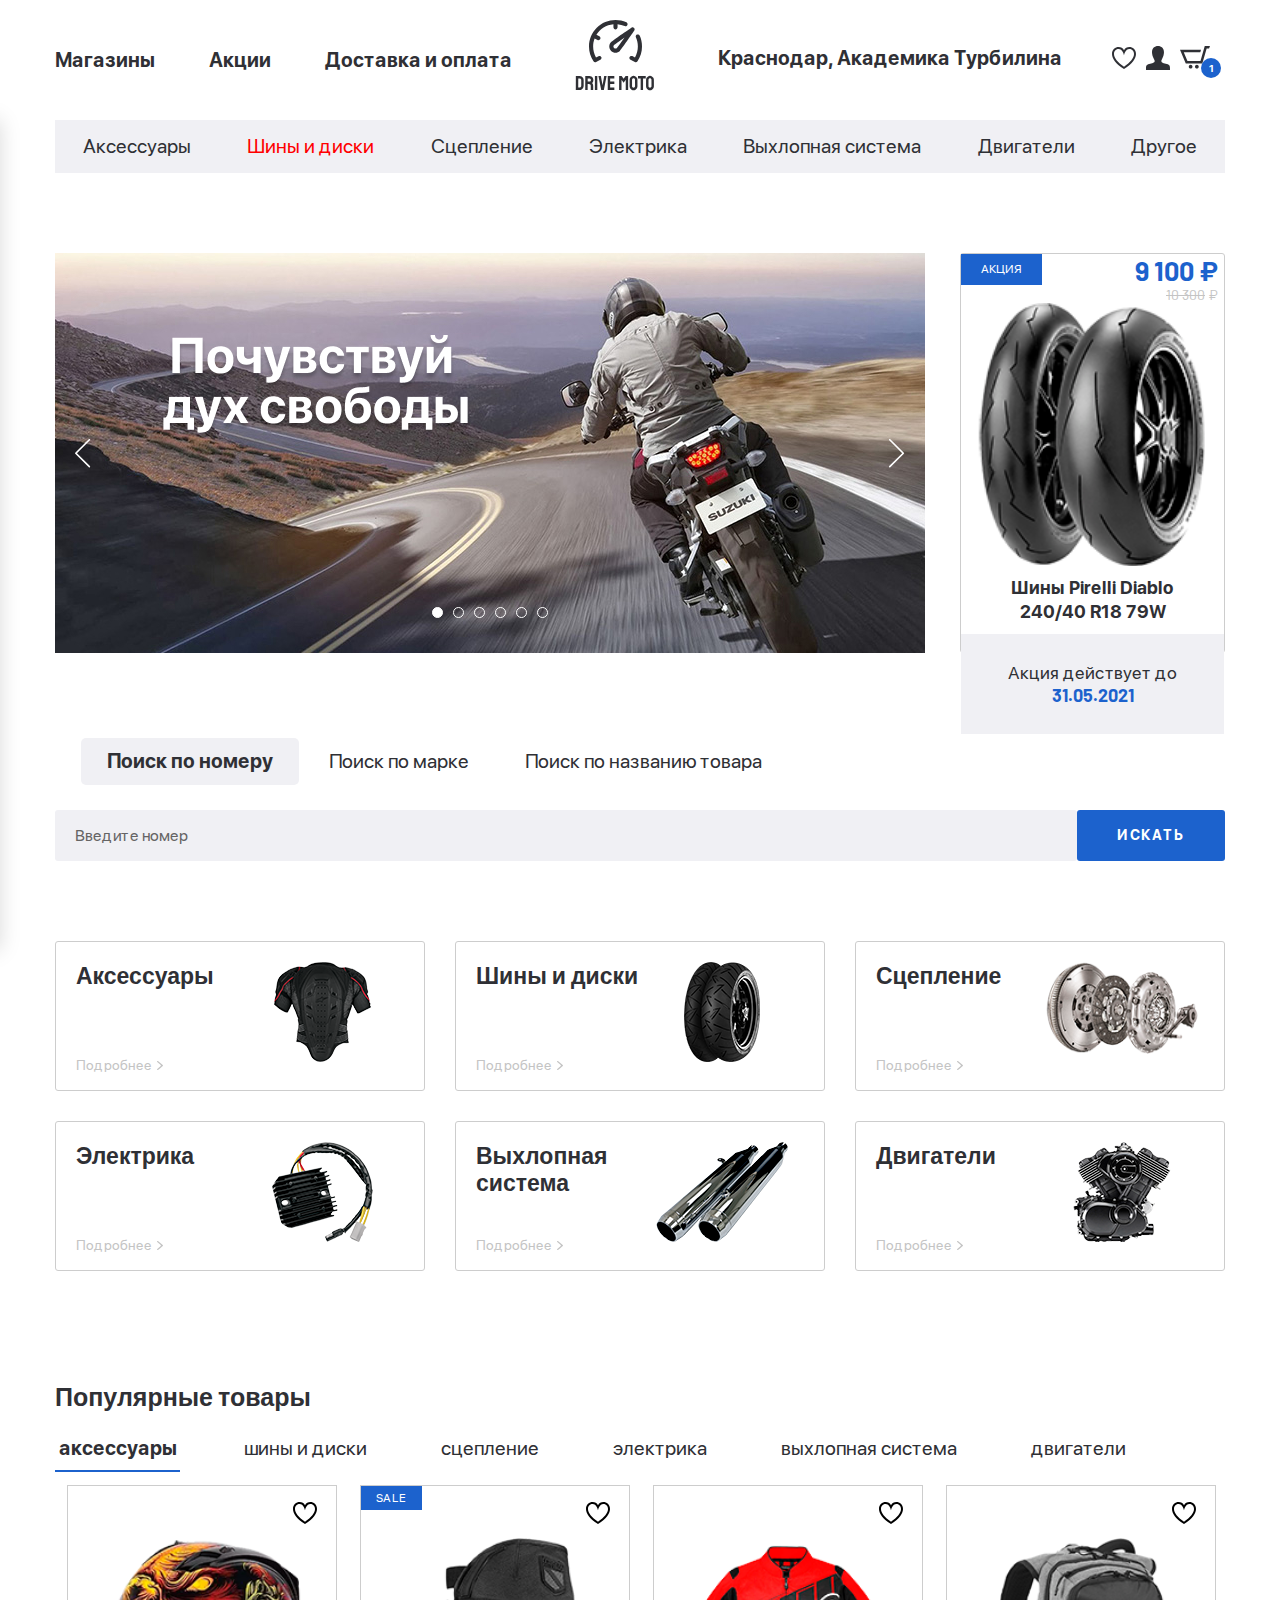
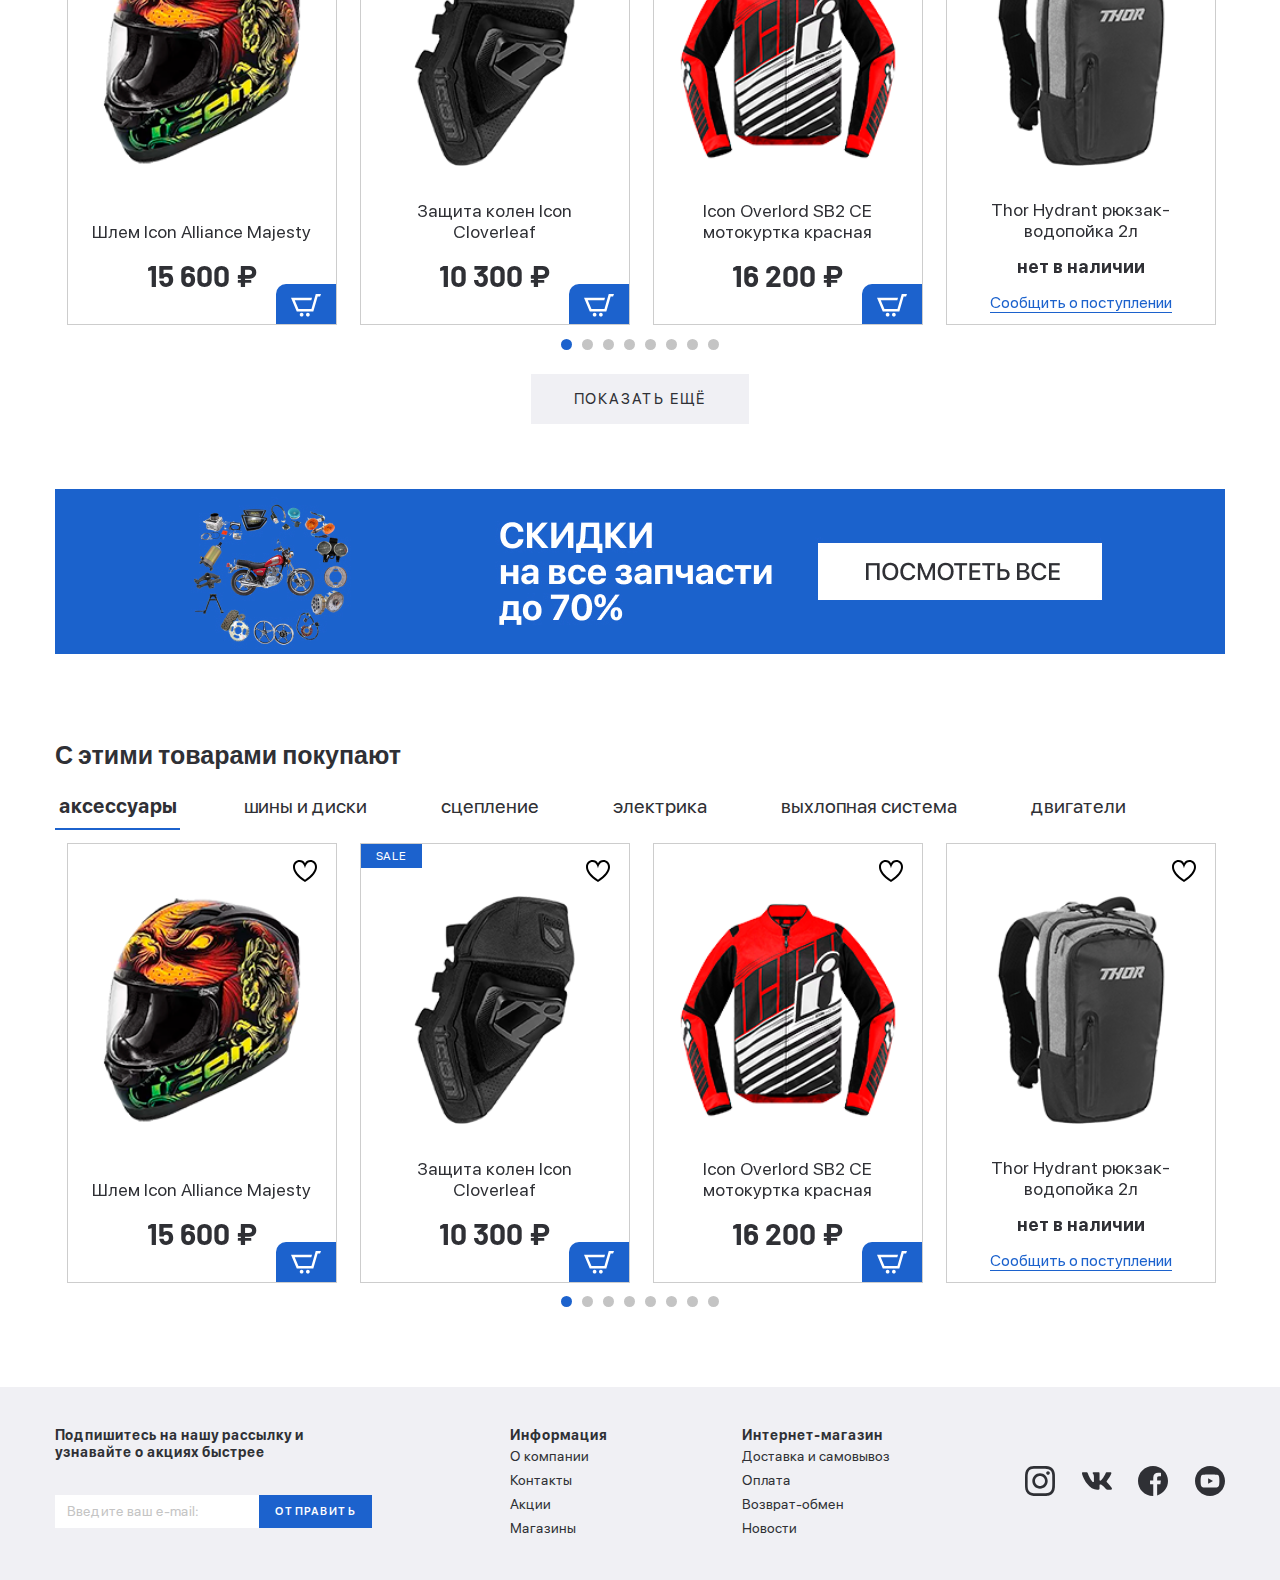
<file: index.html>
<!DOCTYPE html>
<html lang="en">

<head>
	<meta charset="UTF-8">
	<meta http-equiv="X-UA-Compatible" content="IE=edge">
	<meta name="viewport" content="width=device-width, initial-scale=1.0">
	<title>MotoShop</title>
	<link rel="stylesheet" href="css/style.min.css">
</head>

<body>

	<header class="header">
		<div class="container">
			<div class="header__top">
				<nav class="menu">
					<button class="menu__btn">
						<div class="menu__btn-line"></div>
						<div class="menu__btn-line"></div>
						<div class="menu__btn-line"></div>
					</button>
					<ul class="menu__list">
						<li class="menu__item">
							<a class="menu__link" href="#">Магазины</a>
						</li>
						<li class="menu__item">
							<a class="menu__link" href="#">Акции</a>
						</li>
						<li class="menu__item">
							<a class="menu__link" href="#">Доставка и оплата</a>
						</li>
					</ul>
				</nav>
				<a class="logo" href="#">
					<img class="logo__img" src="images/logo.svg" alt="logo">
				</a>
				<div class="header__box">
					<p class="header__address">
						Краснодар, Академика Турбилина
					</p>
					<ul class="user-list">
						<li class="user-list__item">
							<a class="user-list__link" href="#">
								<img src="images/heart.svg" alt="">
							</a>
						</li>
						<li class="user-list__item">
							<a class="user-list__link" href="#">
								<img src="images/user.svg" alt="">
							</a>
						</li>
						<li class="user-list__item">
							<a class="user-list__link basket" href="#">
								<img src="images/basket.svg" alt="">
								<div class="basket__num">1</div>
							</a>
						</li>
					</ul>
				</div>
			</div>
		</div>

		<ul class="menu-mobile__list">
			<li class="menu-mobile__item">
				<a class="menu-mobile__link" href="#">
					<img class="menu-mobile__img" src="images/user.svg" alt="">
					<span>Войти</span>
				</a>
			</li>
			<li class="menu-mobile__item">
				<a class="menu-mobile__link" href="#">
					<img class="menu-mobile__img" src="images/user.svg" alt="">
					<span>Регистрация</span>
				</a>
			</li>
			<li class="menu-mobile__item">
				<a class="menu-mobile__link" href="#">
					<img class="menu-mobile__img" src="images/heart.svg" alt="">
					<span>Избранное</span>
				</a>
			</li>
			<li class="menu-mobile__item">
				<a class="menu-mobile__link" href="#">
					<img class="menu-mobile__img" src="images/basket.svg" alt="">
					<span>Корзина</span>
				</a>
			</li>
			<li class="menu-mobile__item">
				<a class="menu-mobile__link" href="#">
					<img class="menu-mobile__img" src="images/shops.svg" alt="">
					<span>Магазины</span>
				</a>
			</li>
			<li class="menu-mobile__item">
				<a class="menu-mobile__link" href="#">
					<img class="menu-mobile__img" src="images/stocks.svg" alt="">
					<span>Акции</span>
				</a>
			</li>
			<li class="menu-mobile__item">
				<a class="menu-mobile__link" href="#">
					<img class="menu-mobile__img" src="images/delivery.svg" alt="">
					<span>Доставка и оплата</span>
				</a>
			</li>
			<li class="menu-mobile__item">
				<a class="menu-mobile__link" href="#">
					<span>Аксессуары</span>
				</a>
			</li>
			<li class="menu-mobile__item">
				<a class="menu-mobile__link" href="catalog.html">
					<span>Шины и диски</span>
				</a>
			</li>
			<li class="menu-mobile__item">
				<a class="menu-mobile__link" href="#">
					<span>Сцепление</span>
				</a>
			</li>
			<li class="menu-mobile__item">
				<a class="menu-mobile__link" href="#">
					<span>Электрика</span>
				</a>
			</li>
			<li class="menu-mobile__item">
				<a class="menu-mobile__link" href="#">
					<span>Выхлопная система</span>
				</a>
			</li>
			<li class="menu-mobile__item">
				<a class="menu-mobile__link" href="#">
					<span>Двигатели</span>
				</a>
			</li>
			<li class="menu-mobile__item">
				<a class="menu-mobile__link" href="#">
					<span></span>
				</a>
			</li>
		</ul>

		<div class="header__bottom">
			<div class="container">
				<ul class="menu__categories">
					<li class="menu__categories-item">
						<a class="menu__categories-link" data-title="Аксессуары" href="#">Аксессуары</a>
					</li>
					<li class="menu__categories-item">
						<a class="menu__categories-link" data-title="Шины и диски" href="catalog.html">Шины и диски</a>
					</li>
					<li class="menu__categories-item">
						<a class="menu__categories-link" data-title="Сцепление" href="#">Сцепление</a>
					</li>
					<li class="menu__categories-item">
						<a class="menu__categories-link" data-title="Электрика" href="#">Электрика</a>
					</li>
					<li class="menu__categories-item">
						<a class="menu__categories-link" data-title="Выхлопная система" href="#">Выхлопная система</a>
					</li>
					<li class="menu__categories-item">
						<a class="menu__categories-link" data-title="Двигатели" href="#">Двигатели</a>
					</li>
					<li class="menu__categories-item">
						<a class="menu__categories-link" data-title="Другое" href="#">Другое</a>
					</li>
				</ul>
			</div>
		</div>
	</header>

	<section class="banner page-section">
		<div class="container">
			<div class="banner__inner">
				<div class="banner__slider">
					<a class="banner__slider-item" href="#">
						<img class="banner__slider-item-img" src="images/banner-moto-1.jpg" alt="">
					</a>
					<a class="banner__slider-item" href="#">
						<img class="banner__slider-item-img" src="images/banner-moto-1.jpg" alt="">
					</a>
					<a class="banner__slider-item" href="#">
						<img class="banner__slider-item-img" src="images/banner-moto-1.jpg" alt="">
					</a>
					<a class="banner__slider-item" href="#">
						<img class="banner__slider-item-img" src="images/banner-moto-1.jpg" alt="">
					</a>
					<a class="banner__slider-item" href="#">
						<img class="banner__slider-item-img" src="images/banner-moto.jpg" alt="">
					</a>
					<a class="banner__slider-item" href="#">
						<img class="banner__slider-item-img" src="images/banner-moto.jpg" alt="">
					</a>
				</div>

				<a class="banner__sale" href="#">
					<div class="banner__sale-top">
						<p class="banner__sale-info">
							акция
						</p>
						<div class="banner__sale-price">
							<div class="banner__sale-price-new price">9 100</div>
							<div class="banner__sale-price-old price"><del>10 300</del></div>
						</div>
					</div>
					<img class="banner__sale-img" src="images/content/sale-tires.png" alt="">
					<h5 class="banner__sale-title">
						Шины Pirelli Diablo 240/40 R18 79W
					</h5>
					<div class="banner__sale-footer">
						Акция действует до
						<span>31.05.2021</span>
					</div>
				</a>
			</div>
		</div>
	</section>

	<section class="search page-section">
		<div class="container">
			<div class="search__inner">

				<div class="search__tabs tabs-wrapper">
					<div class="mobile-overflow">
						<a class="search__tabs-item tab tab--active" href="#tab-1">Поиск по номеру</a>
						<a class="search__tabs-item tab" href="#tab-2">Поиск по марке</a>
						<a class="search__tabs-item tab" href="#tab-3">Поиск по названию товара</a>
					</div>
				</div>

				<div class="search__content">
					<div id='tab-1' class="search__content-item tabs-content tabs-content--active">
						<form class="search__content-form">
							<input class="search__content-input" type="text" placeholder="Введите номер">
							<button class="search__content-btn" type="submit">искать</button>
						</form>
					</div>
				</div>

				<div class="search__content">
					<div id='tab-2' class="search__content-item tabs-content">
						<form class="search__content-form">
							<input class="search__content-input" type="text" placeholder="Введите марку">
							<button class="search__content-btn" type="submit">искать</button>
						</form>
					</div>
				</div>

				<div class="search__content">
					<div id='tab-3' class="search__content-item tabs-content">
						<form class="search__content-form">
							<input class="search__content-input" type="text" placeholder="Введите название товара">
							<button class="search__content-btn" type="submit">искать</button>
						</form>
					</div>
				</div>

			</div>
		</div>
	</section>

	<section class="categories page-section">
		<div class="container">
			<div class="categories__inner">
				<a href="#" class="categories__item">
					<div class="categories__info">
						<h4 class="categories__title">Аксессуары</h4>
						<p class="categories__item-text">Подробнее</p>
					</div>
					<div class="categories__item-img">
						<img src="images/armor.png" alt="">
					</div>
				</a>
				<a href="#" class="categories__item">
					<div class="categories__info">
						<h4 class="categories__title">Шины и диски</h4>
						<p class="categories__item-text">Подробнее</p>
					</div>
					<div class="categories__item-img">
						<img src="images/tires2-mini.png" alt="">
					</div>
				</a>
				<a href="#" class="categories__item">
					<div class="categories__info">
						<h4 class="categories__title">Сцепление</h4>
						<p class="categories__item-text">Подробнее</p>
					</div>
					<div class="categories__item-img">
						<img src="images/clutch.png" alt="">
					</div>
				</a>
				<a href="#" class="categories__item">
					<div class="categories__info">
						<h4 class="categories__title">Электрика</h4>
						<p class="categories__item-text">Подробнее</p>
					</div>
					<div class="categories__item-img">
						<img src="images/electro.png" alt="">
					</div>
				</a>
				<a href="#" class="categories__item">
					<div class="categories__info">
						<h4 class="categories__title">Выхлопная система</h4>
						<p class="categories__item-text">Подробнее</p>
					</div>
					<div class="categories__item-img">
						<img src="images/exhaust.png" alt="">
					</div>
				</a>
				<a href="#" class="categories__item">
					<div class="categories__info">
						<h4 class="categories__title">Двигатели</h4>
						<p class="categories__item-text">Подробнее</p>
					</div>
					<div class="categories__item-img">
						<img src="images/engine.png" alt="">
					</div>
				</a>
			</div>
		</div>
	</section>

	<section class="products">
		<div class="container">
			<div class="products__inner">
				<h3 class="products__title">
					Популярные товары
				</h3>
				<div class="tabs-wrapper">
					<div class="products__tabs tabs mobile-overflow">
						<a href="#popular-tab-1" class="products__tab tab tab--active" data-title="аксессуары">аксессуары</a>
						<a href="#popular-tab-2" class="products__tab tab" data-title="шины и диски">шины и диски</a>
						<a href="#popular-tab-3" class="products__tab tab" data-title="сцепление">сцепление</a>
						<a href="#popular-tab-4" class="products__tab tab" data-title="электрика">электрика</a>
						<a href="#popular-tab-5" class="products__tab tab" data-title="выхлопная система">выхлопная система</a>
						<a href="#popular-tab-6" class="products__tab tab" data-title="двигатели">двигатели</a>
					</div>
				</div>
				<div class="products__container tabs-container">

					<div id="popular-tab-1" class="products__content tabs-content tabs-content--active">
						
						<div class="products-slider">

							<div class="products-slider__item">
								<div class="products-item__wrapper">
									<button class="products-item__favorite"></button>
									<button class="products-item__basket">
										<img src="images/basket-white.svg" alt="">
									</button>

									<a class="products-item" href="#">
										<p class="products-item__hover-text">
											посмотреть товар
										</p>
										<img class="products-item__img" src="images/content/helmet.png" alt="">
										<h4 class="products-item__title">
											Шлем Icon Alliance Majesty
										</h4>
										<p class="products-item__price price">
											15 600
										</p>
										<p class="products-item__notify-text">
											нет в наличии
										</p>
									</a>

									<a class="products-item__notify-link" href="#">
										<span>Сообщить о поступлении</span>
									</a>
								</div>

							</div>

							<div class="products-slider__item">
								<div class="products-item__wrapper">
									<button class="products-item__favorite"></button>
									<button class="products-item__basket">
										<img src="images/basket-white.svg" alt="">
									</button>
									<a class="products-item products-item--sale" href="#">
										<p class="products-item__hover-text">
											посмотреть товар
										</p>
										<img class="products-item__img" src="images/content/protection.png" alt="">
										<h4 class="products-item__title">
											Защита колен Icon Cloverleaf
										</h4>
										<p class="products-item__price price">
											10 300
										</p>
										<p class="products-item__notify-text">
											нет в наличии
										</p>
									</a>
									<a class="products-item__notify-link" href="#">
										<span>Сообщить о поступлении</span>
									</a>
								</div>
							</div>

							<div class="products-slider__item">
								<div class="products-item__wrapper">
									<button class="products-item__favorite"></button>
									<button class="products-item__basket">
										<img src="images/basket-white.svg" alt="">
									</button>
									<a class="products-item" href="#">
										<p class="products-item__hover-text">
											посмотреть товар
										</p>
										<img class="products-item__img" src="images/content/jacket.png" alt="">
										<h4 class="products-item__title">
											Icon Overlord SB2 CE мотокуртка красная
										</h4>
										<p class="products-item__price price">
											16 200
										</p>
										<p class="products-item__notify-text">
											нет в наличии
										</p>
									</a>
									<a class="products-item__notify-link" href="#">
										<span>Сообщить о поступлении</span>
									</a>
								</div>

							</div>

							<div class="products-slider__item">
								<div class="products-item__wrapper products-item__not-avaliable">
									<button class="products-item__favorite"></button>
									<button class="products-item__basket">
										<img src="images/basket-white.svg" alt="">
									</button>
									<a class="products-item" href="#">
										<p class="products-item__hover-text">
											посмотреть товар
										</p>
										<img class="products-item__img" src="images/content/backpack.png" alt="">
										<h4 class="products-item__title">
											Thor Hydrant рюкзак-водопойка 2л 
										</h4>
										<p class="products-item__price price">
											7 800
										</p>
										<p class="products-item__notify-text">
											нет в наличии
										</p>
									</a>
									<a class="products-item__notify-link" href="#">
										<span>Сообщить о поступлении</span>
									</a>
								</div>

							</div>


							<div class="products-slider__item">
								<div class="products-item__wrapper">
									<button class="products-item__favorite"></button>
									<button class="products-item__basket">
										<img src="images/basket-white.svg" alt="">
									</button>

									<a class="products-item" href="#">
										<p class="products-item__hover-text">
											посмотреть товар
										</p>
										<img class="products-item__img" src="images/content/helmet.png" alt="">
										<h4 class="products-item__title">
											Шлем Icon Alliance Majesty
										</h4>
										<p class="products-item__price price">
											15 600
										</p>
										<p class="products-item__notify-text">
											нет в наличии
										</p>
									</a>

									<a class="products-item__notify-link" href="#">
										<span>Сообщить о поступлении</span>
									</a>
								</div>

							</div>

							<div class="products-slider__item">
								<div class="products-item__wrapper">
									<button class="products-item__favorite"></button>
									<button class="products-item__basket">
										<img src="images/basket-white.svg" alt="">
									</button>
									<a class="products-item products-item--sale" href="#">
										<p class="products-item__hover-text">
											посмотреть товар
										</p>
										<img class="products-item__img" src="images/content/protection.png" alt="">
										<h4 class="products-item__title">
											Защита колен Icon Cloverleaf
										</h4>
										<p class="products-item__price price">
											10 300
										</p>
										<p class="products-item__notify-text">
											нет в наличии
										</p>
									</a>
									<a class="products-item__notify-link" href="#">
										<span>Сообщить о поступлении</span>
									</a>
								</div>
							</div>

							<div class="products-slider__item">
								<div class="products-item__wrapper">
									<button class="products-item__favorite"></button>
									<button class="products-item__basket">
										<img src="images/basket-white.svg" alt="">
									</button>
									<a class="products-item" href="#">
										<p class="products-item__hover-text">
											посмотреть товар
										</p>
										<img class="products-item__img" src="images/content/jacket.png" alt="">
										<h4 class="products-item__title">
											Icon Overlord SB2 CE мотокуртка красная
										</h4>
										<p class="products-item__price price">
											16 200
										</p>
										<p class="products-item__notify-text">
											нет в наличии
										</p>
									</a>
									<a class="products-item__notify-link" href="#">
										<span>Сообщить о поступлении</span>
									</a>
								</div>

							</div>

							<div class="products-slider__item">
								<div class="products-item__wrapper products-item__not-avaliable">
									<button class="products-item__favorite"></button>
									<button class="products-item__basket">
										<img src="images/basket-white.svg" alt="">
									</button>
									<a class="products-item" href="#">
										<p class="products-item__hover-text">
											посмотреть товар
										</p>
										<img class="products-item__img" src="images/content/backpack.png" alt="">
										<h4 class="products-item__title">
											Thor Hydrant рюкзак-водопойка 2л 
										</h4>
										<p class="products-item__price price">
											7 800
										</p>
										<p class="products-item__notify-text">
											нет в наличии
										</p>
									</a>
									<a class="products-item__notify-link" href="#">
										<span>Сообщить о поступлении</span>
									</a>
								</div>

							</div>

						</div>
					</div>

					<div id="popular-tab-2" class="products__content tabs-content">
						
						<div class="products-slider">

							<div class="products-slider__item">
								<div class="products-item__wrapper">
									<button class="products-item__favorite"></button>
									<button class="products-item__basket">
										<img src="images/basket-white.svg" alt="">
									</button>

									<a class="products-item" href="#">
										<p class="products-item__hover-text">
											посмотреть товар
										</p>
										<img class="products-item__img" src="images/content/helmet.png" alt="">
										<h4 class="products-item__title">
											Шлем Icon Alliance Majesty
										</h4>
										<p class="products-item__price price">
											15 600
										</p>
										<p class="products-item__notify-text">
											нет в наличии
										</p>
									</a>

									<a class="products-item__notify-link" href="#">
										<span>Сообщить о поступлении</span>
									</a>
								</div>

							</div>

							<div class="products-slider__item">
								<div class="products-item__wrapper">
									<button class="products-item__favorite"></button>
									<button class="products-item__basket">
										<img src="images/basket-white.svg" alt="">
									</button>
									<a class="products-item products-item--sale" href="#">
										<p class="products-item__hover-text">
											посмотреть товар
										</p>
										<img class="products-item__img" src="images/content/protection.png" alt="">
										<h4 class="products-item__title">
											Защита колен Icon Cloverleaf
										</h4>
										<p class="products-item__price price">
											10 300
										</p>
										<p class="products-item__notify-text">
											нет в наличии
										</p>
									</a>
									<a class="products-item__notify-link" href="#">
										<span>Сообщить о поступлении</span>
									</a>
								</div>
							</div>

							<div class="products-slider__item">
								<div class="products-item__wrapper">
									<button class="products-item__favorite"></button>
									<button class="products-item__basket">
										<img src="images/basket-white.svg" alt="">
									</button>
									<a class="products-item" href="#">
										<p class="products-item__hover-text">
											посмотреть товар
										</p>
										<img class="products-item__img" src="images/content/jacket.png" alt="">
										<h4 class="products-item__title">
											Icon Overlord SB2 CE мотокуртка красная
										</h4>
										<p class="products-item__price price">
											16 200
										</p>
										<p class="products-item__notify-text">
											нет в наличии
										</p>
									</a>
									<a class="products-item__notify-link" href="#">
										<span>Сообщить о поступлении</span>
									</a>
								</div>

							</div>

							<div class="products-slider__item">
								<div class="products-item__wrapper products-item__not-avaliable">
									<button class="products-item__favorite"></button>
									<button class="products-item__basket">
										<img src="images/basket-white.svg" alt="">
									</button>
									<a class="products-item" href="#">
										<p class="products-item__hover-text">
											посмотреть товар
										</p>
										<img class="products-item__img" src="images/content/backpack.png" alt="">
										<h4 class="products-item__title">
											Thor Hydrant рюкзак-водопойка 2л 
										</h4>
										<p class="products-item__price price">
											7 800
										</p>
										<p class="products-item__notify-text">
											нет в наличии
										</p>
									</a>
									<a class="products-item__notify-link" href="#">
										<span>Сообщить о поступлении</span>
									</a>
								</div>

							</div>


							<div class="products-slider__item">
								<div class="products-item__wrapper">
									<button class="products-item__favorite"></button>
									<button class="products-item__basket">
										<img src="images/basket-white.svg" alt="">
									</button>

									<a class="products-item" href="#">
										<p class="products-item__hover-text">
											посмотреть товар
										</p>
										<img class="products-item__img" src="images/content/helmet.png" alt="">
										<h4 class="products-item__title">
											Шлем Icon Alliance Majesty
										</h4>
										<p class="products-item__price price">
											15 600
										</p>
										<p class="products-item__notify-text">
											нет в наличии
										</p>
									</a>

									<a class="products-item__notify-link" href="#">
										<span>Сообщить о поступлении</span>
									</a>
								</div>

							</div>

							<div class="products-slider__item">
								<div class="products-item__wrapper">
									<button class="products-item__favorite"></button>
									<button class="products-item__basket">
										<img src="images/basket-white.svg" alt="">
									</button>
									<a class="products-item products-item--sale" href="#">
										<p class="products-item__hover-text">
											посмотреть товар
										</p>
										<img class="products-item__img" src="images/content/protection.png" alt="">
										<h4 class="products-item__title">
											Защита колен Icon Cloverleaf
										</h4>
										<p class="products-item__price price">
											10 300
										</p>
										<p class="products-item__notify-text">
											нет в наличии
										</p>
									</a>
									<a class="products-item__notify-link" href="#">
										<span>Сообщить о поступлении</span>
									</a>
								</div>
							</div>

							<div class="products-slider__item">
								<div class="products-item__wrapper">
									<button class="products-item__favorite"></button>
									<button class="products-item__basket">
										<img src="images/basket-white.svg" alt="">
									</button>
									<a class="products-item" href="#">
										<p class="products-item__hover-text">
											посмотреть товар
										</p>
										<img class="products-item__img" src="images/content/jacket.png" alt="">
										<h4 class="products-item__title">
											Icon Overlord SB2 CE мотокуртка красная
										</h4>
										<p class="products-item__price price">
											16 200
										</p>
										<p class="products-item__notify-text">
											нет в наличии
										</p>
									</a>
									<a class="products-item__notify-link" href="#">
										<span>Сообщить о поступлении</span>
									</a>
								</div>

							</div>

							<div class="products-slider__item">
								<div class="products-item__wrapper products-item__not-avaliable">
									<button class="products-item__favorite"></button>
									<button class="products-item__basket">
										<img src="images/basket-white.svg" alt="">
									</button>
									<a class="products-item" href="#">
										<p class="products-item__hover-text">
											посмотреть товар
										</p>
										<img class="products-item__img" src="images/content/backpack.png" alt="">
										<h4 class="products-item__title">
											Thor Hydrant рюкзак-водопойка 2л 
										</h4>
										<p class="products-item__price price">
											7 800
										</p>
										<p class="products-item__notify-text">
											нет в наличии
										</p>
									</a>
									<a class="products-item__notify-link" href="#">
										<span>Сообщить о поступлении</span>
									</a>
								</div>

							</div>

						</div>
					</div>

					<div id="popular-tab-3" class="products__content tabs-content">slider 3</div>
					<div id="popular-tab-4" class="products__content tabs-content">slider 4</div>
					<div id="popular-tab-5" class="products__content tabs-content">slider 5</div>
					<div id="popular-tab-6" class="products__content tabs-content">slider 6</div>
				</div>

				<div class="products__more">
					<a class="products__more-link" href="#">Показать ещё</a>
				</div>
			</div>
		</div>
	</section>

	<section class="banner page-section">
		<div class="container">
			<a href="#" class="banner__link">
				<picture>
					<source srcset="images/content/banner-2.jpg" media="(max-width: 440px)">
					<img src="images/content/banner-1.jpg" alt="">
				</picture>
			</a>
		</div>
	</section>

	<section class="products page-section">
		<div class="container">
			<div class="products__inner">
				<h3 class="products__title">
					С этими товарами покупают
				</h3>
				<div class="tabs-wrapper">
					<div class="products__tabs tabs mobile-overflow">
						<a href="#related-tab-1" class="products__tab tab tab--active" data-title="аксессуары">аксессуары</a>
						<a href="#related-tab-2" class="products__tab tab" data-title="шины и диски">шины и диски</a>
						<a href="#related-tab-3" class="products__tab tab" data-title="сцепление">сцепление</a>
						<a href="#related-tab-4" class="products__tab tab" data-title="электрика">электрика</a>
						<a href="#related-tab-5" class="products__tab tab" data-title="выхлопная система">выхлопная система</a>
						<a href="#related-tab-6" class="products__tab tab" data-title="двигатели">двигатели</a>
					</div>
				</div>
				<div class="products__container tabs-container">

					<div id="related-tab-1" class="products__content tabs-content tabs-content--active">

						<div class="products-slider">

							<div class="products-slider__item">
								<div class="products-item__wrapper">
									<button class="products-item__favorite"></button>
									<button class="products-item__basket">
										<img src="images/basket-white.svg" alt="">
									</button>

									<a class="products-item" href="#">
										<p class="products-item__hover-text">
											посмотреть товар
										</p>
										<img class="products-item__img" src="images/content/helmet.png" alt="">
										<h4 class="products-item__title">
											Шлем Icon Alliance Majesty
										</h4>
										<p class="products-item__price price">
											15 600
										</p>
										<p class="products-item__notify-text">
											нет в наличии
										</p>
									</a>

									<a class="products-item__notify-link" href="#">
										<span>Сообщить о поступлении</span>
									</a>
								</div>

							</div>

							<div class="products-slider__item">
								<div class="products-item__wrapper">
									<button class="products-item__favorite"></button>
									<button class="products-item__basket">
										<img src="images/basket-white.svg" alt="">
									</button>
									<a class="products-item products-item--sale" href="#">
										<p class="products-item__hover-text">
											посмотреть товар
										</p>
										<img class="products-item__img" src="images/content/protection.png" alt="">
										<h4 class="products-item__title">
											Защита колен Icon Cloverleaf
										</h4>
										<p class="products-item__price price">
											10 300
										</p>
										<p class="products-item__notify-text">
											нет в наличии
										</p>
									</a>
									<a class="products-item__notify-link" href="#">
										<span>Сообщить о поступлении</span>
									</a>
								</div>
							</div>

							<div class="products-slider__item">
								<div class="products-item__wrapper">
									<button class="products-item__favorite"></button>
									<button class="products-item__basket">
										<img src="images/basket-white.svg" alt="">
									</button>
									<a class="products-item" href="#">
										<p class="products-item__hover-text">
											посмотреть товар
										</p>
										<img class="products-item__img" src="images/content/jacket.png" alt="">
										<h4 class="products-item__title">
											Icon Overlord SB2 CE мотокуртка красная
										</h4>
										<p class="products-item__price price">
											16 200
										</p>
										<p class="products-item__notify-text">
											нет в наличии
										</p>
									</a>
									<a class="products-item__notify-link" href="#">
										<span>Сообщить о поступлении</span>
									</a>
								</div>

							</div>

							<div class="products-slider__item">
								<div class="products-item__wrapper products-item__not-avaliable">
									<button class="products-item__favorite"></button>
									<button class="products-item__basket">
										<img src="images/basket-white.svg" alt="">
									</button>
									<a class="products-item" href="#">
										<p class="products-item__hover-text">
											посмотреть товар
										</p>
										<img class="products-item__img" src="images/content/backpack.png" alt="">
										<h4 class="products-item__title">
											Thor Hydrant рюкзак-водопойка 2л 
										</h4>
										<p class="products-item__price price">
											7 800
										</p>
										<p class="products-item__notify-text">
											нет в наличии
										</p>
									</a>
									<a class="products-item__notify-link" href="#">
										<span>Сообщить о поступлении</span>
									</a>
								</div>

							</div>


							<div class="products-slider__item">
								<div class="products-item__wrapper">
									<button class="products-item__favorite"></button>
									<button class="products-item__basket">
										<img src="images/basket-white.svg" alt="">
									</button>

									<a class="products-item" href="#">
										<p class="products-item__hover-text">
											посмотреть товар
										</p>
										<img class="products-item__img" src="images/content/helmet.png" alt="">
										<h4 class="products-item__title">
											Шлем Icon Alliance Majesty
										</h4>
										<p class="products-item__price price">
											15 600
										</p>
										<p class="products-item__notify-text">
											нет в наличии
										</p>
									</a>

									<a class="products-item__notify-link" href="#">
										<span>Сообщить о поступлении</span>
									</a>
								</div>

							</div>

							<div class="products-slider__item">
								<div class="products-item__wrapper">
									<button class="products-item__favorite"></button>
									<button class="products-item__basket">
										<img src="images/basket-white.svg" alt="">
									</button>
									<a class="products-item products-item--sale" href="#">
										<p class="products-item__hover-text">
											посмотреть товар
										</p>
										<img class="products-item__img" src="images/content/protection.png" alt="">
										<h4 class="products-item__title">
											Защита колен Icon Cloverleaf
										</h4>
										<p class="products-item__price price">
											10 300
										</p>
										<p class="products-item__notify-text">
											нет в наличии
										</p>
									</a>
									<a class="products-item__notify-link" href="#">
										<span>Сообщить о поступлении</span>
									</a>
								</div>
							</div>

							<div class="products-slider__item">
								<div class="products-item__wrapper">
									<button class="products-item__favorite"></button>
									<button class="products-item__basket">
										<img src="images/basket-white.svg" alt="">
									</button>
									<a class="products-item" href="#">
										<p class="products-item__hover-text">
											посмотреть товар
										</p>
										<img class="products-item__img" src="images/content/jacket.png" alt="">
										<h4 class="products-item__title">
											Icon Overlord SB2 CE мотокуртка красная
										</h4>
										<p class="products-item__price price">
											16 200
										</p>
										<p class="products-item__notify-text">
											нет в наличии
										</p>
									</a>
									<a class="products-item__notify-link" href="#">
										<span>Сообщить о поступлении</span>
									</a>
								</div>

							</div>

							<div class="products-slider__item">
								<div class="products-item__wrapper products-item__not-avaliable">
									<button class="products-item__favorite"></button>
									<button class="products-item__basket">
										<img src="images/basket-white.svg" alt="">
									</button>
									<a class="products-item" href="#">
										<p class="products-item__hover-text">
											посмотреть товар
										</p>
										<img class="products-item__img" src="images/content/backpack.png" alt="">
										<h4 class="products-item__title">
											Thor Hydrant рюкзак-водопойка 2л 
										</h4>
										<p class="products-item__price price">
											7 800
										</p>
										<p class="products-item__notify-text">
											нет в наличии
										</p>
									</a>
									<a class="products-item__notify-link" href="#">
										<span>Сообщить о поступлении</span>
									</a>
								</div>

							</div>

						</div>

					</div>

					<div id="related-tab-2" class="products__content tabs-content">
						
						<div class="products-slider">

							<div class="products-slider__item">
								<div class="products-item__wrapper">
									<button class="products-item__favorite"></button>
									<button class="products-item__basket">
										<img src="images/basket-white.svg" alt="">
									</button>

									<a class="products-item" href="#">
										<p class="products-item__hover-text">
											посмотреть товар
										</p>
										<img class="products-item__img" src="images/content/helmet.png" alt="">
										<h4 class="products-item__title">
											Шлем Icon Alliance Majesty
										</h4>
										<p class="products-item__price price">
											15 600
										</p>
										<p class="products-item__notify-text">
											нет в наличии
										</p>
									</a>

									<a class="products-item__notify-link" href="#">
										<span>Сообщить о поступлении</span>
									</a>
								</div>

							</div>

							<div class="products-slider__item">
								<div class="products-item__wrapper">
									<button class="products-item__favorite"></button>
									<button class="products-item__basket">
										<img src="images/basket-white.svg" alt="">
									</button>
									<a class="products-item products-item--sale" href="#">
										<p class="products-item__hover-text">
											посмотреть товар
										</p>
										<img class="products-item__img" src="images/content/protection.png" alt="">
										<h4 class="products-item__title">
											Защита колен Icon Cloverleaf
										</h4>
										<p class="products-item__price price">
											10 300
										</p>
										<p class="products-item__notify-text">
											нет в наличии
										</p>
									</a>
									<a class="products-item__notify-link" href="#">
										<span>Сообщить о поступлении</span>
									</a>
								</div>
							</div>

							<div class="products-slider__item">
								<div class="products-item__wrapper">
									<button class="products-item__favorite"></button>
									<button class="products-item__basket">
										<img src="images/basket-white.svg" alt="">
									</button>
									<a class="products-item" href="#">
										<p class="products-item__hover-text">
											посмотреть товар
										</p>
										<img class="products-item__img" src="images/content/jacket.png" alt="">
										<h4 class="products-item__title">
											Icon Overlord SB2 CE мотокуртка красная
										</h4>
										<p class="products-item__price price">
											16 200
										</p>
										<p class="products-item__notify-text">
											нет в наличии
										</p>
									</a>
									<a class="products-item__notify-link" href="#">
										<span>Сообщить о поступлении</span>
									</a>
								</div>

							</div>

							<div class="products-slider__item">
								<div class="products-item__wrapper products-item__not-avaliable">
									<button class="products-item__favorite"></button>
									<button class="products-item__basket">
										<img src="images/basket-white.svg" alt="">
									</button>
									<a class="products-item" href="#">
										<p class="products-item__hover-text">
											посмотреть товар
										</p>
										<img class="products-item__img" src="images/content/backpack.png" alt="">
										<h4 class="products-item__title">
											Thor Hydrant рюкзак-водопойка 2л 
										</h4>
										<p class="products-item__price price">
											7 800
										</p>
										<p class="products-item__notify-text">
											нет в наличии
										</p>
									</a>
									<a class="products-item__notify-link" href="#">
										<span>Сообщить о поступлении</span>
									</a>
								</div>

							</div>


							<div class="products-slider__item">
								<div class="products-item__wrapper">
									<button class="products-item__favorite"></button>
									<button class="products-item__basket">
										<img src="images/basket-white.svg" alt="">
									</button>

									<a class="products-item" href="#">
										<p class="products-item__hover-text">
											посмотреть товар
										</p>
										<img class="products-item__img" src="images/content/helmet.png" alt="">
										<h4 class="products-item__title">
											Шлем Icon Alliance Majesty
										</h4>
										<p class="products-item__price price">
											15 600
										</p>
										<p class="products-item__notify-text">
											нет в наличии
										</p>
									</a>

									<a class="products-item__notify-link" href="#">
										<span>Сообщить о поступлении</span>
									</a>
								</div>

							</div>

							<div class="products-slider__item">
								<div class="products-item__wrapper">
									<button class="products-item__favorite"></button>
									<button class="products-item__basket">
										<img src="images/basket-white.svg" alt="">
									</button>
									<a class="products-item products-item--sale" href="#">
										<p class="products-item__hover-text">
											посмотреть товар
										</p>
										<img class="products-item__img" src="images/content/protection.png" alt="">
										<h4 class="products-item__title">
											Защита колен Icon Cloverleaf
										</h4>
										<p class="products-item__price price">
											10 300
										</p>
										<p class="products-item__notify-text">
											нет в наличии
										</p>
									</a>
									<a class="products-item__notify-link" href="#">
										<span>Сообщить о поступлении</span>
									</a>
								</div>
							</div>

							<div class="products-slider__item">
								<div class="products-item__wrapper">
									<button class="products-item__favorite"></button>
									<button class="products-item__basket">
										<img src="images/basket-white.svg" alt="">
									</button>
									<a class="products-item" href="#">
										<p class="products-item__hover-text">
											посмотреть товар
										</p>
										<img class="products-item__img" src="images/content/jacket.png" alt="">
										<h4 class="products-item__title">
											Icon Overlord SB2 CE мотокуртка красная
										</h4>
										<p class="products-item__price price">
											16 200
										</p>
										<p class="products-item__notify-text">
											нет в наличии
										</p>
									</a>
									<a class="products-item__notify-link" href="#">
										<span>Сообщить о поступлении</span>
									</a>
								</div>

							</div>

							<div class="products-slider__item">
								<div class="products-item__wrapper products-item__not-avaliable">
									<button class="products-item__favorite"></button>
									<button class="products-item__basket">
										<img src="images/basket-white.svg" alt="">
									</button>
									<a class="products-item" href="#">
										<p class="products-item__hover-text">
											посмотреть товар
										</p>
										<img class="products-item__img" src="images/content/backpack.png" alt="">
										<h4 class="products-item__title">
											Thor Hydrant рюкзак-водопойка 2л 
										</h4>
										<p class="products-item__price price">
											7 800
										</p>
										<p class="products-item__notify-text">
											нет в наличии
										</p>
									</a>
									<a class="products-item__notify-link" href="#">
										<span>Сообщить о поступлении</span>
									</a>
								</div>

							</div>

						</div>

					</div>

					<div id="related-tab-3" class="products__content tabs-content">slider 3</div>
					<div id="related-tab-4" class="products__content tabs-content">slider 4</div>
					<div id="related-tab-5" class="products__content tabs-content">slider 5</div>
					<div id="related-tab-6" class="products__content tabs-content">slider 6</div>
				</div>

			</div>
		</div>
	</section>

	<footer class="footer">
		<div class="container">
			
				<div class="footer__inner">

					<div class="footer__items footer__newsletter">
						<h6 class="footer__title">
							Подпишитесь на нашу рассылку и узнавайте о акциях быстрее
						</h6>
						<form class="footer-form">
							<input class="footer-form__input" type="text" placeholder="Введите ваш e-mail:">
							<button class="footer-form__btn" type="submit">Отправить</button>
						</form>
					</div>

					<div class="footer__items">
						<h6 class="footer__title">
							Информация
						</h6>
						<ul class="footer__list">
							<li class="footer__item">
								<a href="#">О компании</a>
							</li>
							<li class="footer__item">
								<a href="#">Контакты</a>
							</li>
							<li class="footer__item">
								<a href="#">Акции</a>
							</li>
							<li class="footer__item">
								<a href="#">Магазины</a>
							</li>
						</ul>
					</div>

					<div class="footer__items">
						<h6 class="footer__title">
							Интернет-магазин
						</h6>
						<ul class="footer__list">
							<li class="footer__item">
								<a href="#">Доставка и самовывоз</a>
							</li>
							<li class="footer__item">
								<a href="#">Оплата</a>
							</li>
							<li class="footer__item">
								<a href="#">Возврат-обмен</a>
							</li>
							<li class="footer__item">
								<a href="#">Новости</a>
							</li>
						</ul>
					</div>

					<div class="footer__items">
						<ul class="footer__social-list">
							<li class="footer__social-item">
								<a href="#">
									<img src="images/instagram.svg" alt="">
								</a>
							</li>
							<li class="footer__social-item">
								<a href="#">
									<img src="images/vk.svg" alt="">
								</a>
							</li>
							<li class="footer__social-item">
								<a href="#">
									<img src="images/facebook.svg" alt="">
								</a>
							</li>
							<li class="footer__social-item">
								<a href="#">
									<img src="images/youtube.svg" alt="">
								</a>
							</li>
						</ul>
					</div>

				</div>
			
		</div>
	</footer>

	<script src="js/libs.min.js"></script>
	<script src="js/main.js"></script>
</body>

</html>
</file>
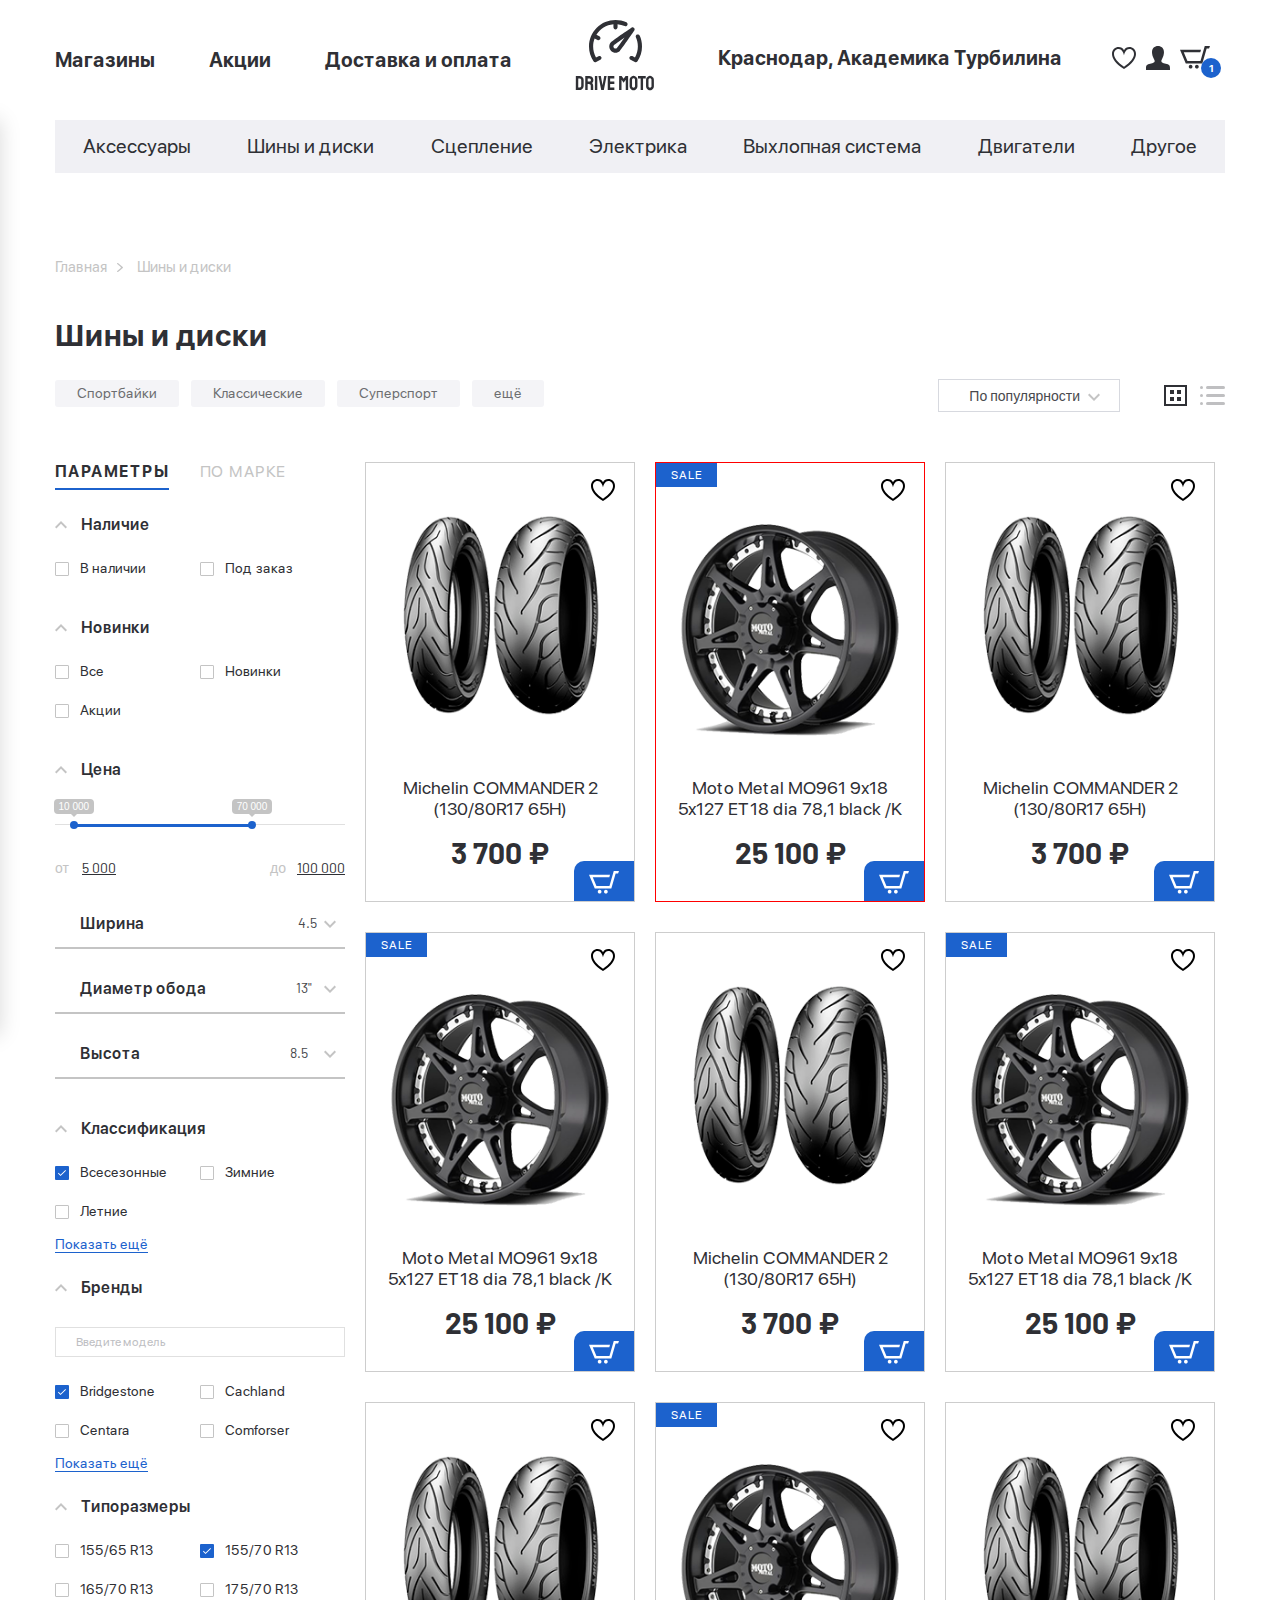
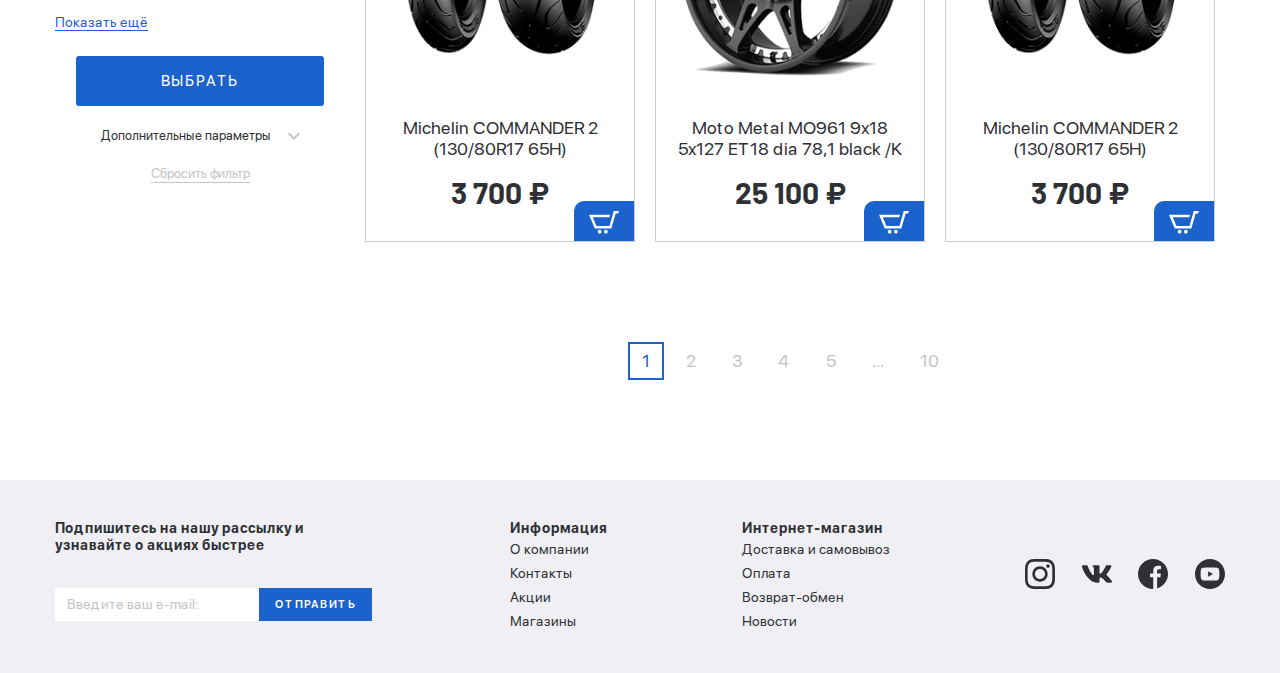
<file: catalog.html>
<!DOCTYPE html>
<html lang="en">

<head>
	<meta charset="UTF-8">
	<meta http-equiv="X-UA-Compatible" content="IE=edge">
	<meta name="viewport" content="width=device-width, initial-scale=1.0">
	<title>MotoShop</title>
	<link rel="stylesheet" href="css/style.min.css">
</head>

<body>

	<header class="header">
		<div class="container">
			<div class="header__top">
				<nav class="menu">
					<button class="menu__btn">
						<div class="menu__btn-line"></div>
						<div class="menu__btn-line"></div>
						<div class="menu__btn-line"></div>
					</button>
					<ul class="menu__list">
						<li class="menu__item">
							<a class="menu__link" href="#">Магазины</a>
						</li>
						<li class="menu__item">
							<a class="menu__link" href="#">Акции</a>
						</li>
						<li class="menu__item">
							<a class="menu__link" href="#">Доставка и оплата</a>
						</li>
					</ul>
				</nav>
				<a class="logo" href="#">
					<img class="logo__img" src="images/logo.svg" alt="logo">
				</a>
				<div class="header__box">
					<p class="header__address">
						Краснодар, Академика Турбилина
					</p>
					<ul class="user-list">
						<li class="user-list__item">
							<a class="user-list__link" href="#">
								<img src="images/heart.svg" alt="">
							</a>
						</li>
						<li class="user-list__item">
							<a class="user-list__link" href="#">
								<img src="images/user.svg" alt="">
							</a>
						</li>
						<li class="user-list__item">
							<a class="user-list__link basket" href="#">
								<img src="images/basket.svg" alt="">
								<div class="basket__num">1</div>
							</a>
						</li>
					</ul>
				</div>
			</div>
		</div>

		<ul class="menu-mobile__list">
			<li class="menu-mobile__item">
				<a class="menu-mobile__link" href="#">
					<img class="menu-mobile__img" src="images/user.svg" alt="">
					<span>Войти</span>
				</a>
			</li>
			<li class="menu-mobile__item">
				<a class="menu-mobile__link" href="#">
					<img class="menu-mobile__img" src="images/user.svg" alt="">
					<span>Регистрация</span>
				</a>
			</li>
			<li class="menu-mobile__item">
				<a class="menu-mobile__link" href="#">
					<img class="menu-mobile__img" src="images/heart.svg" alt="">
					<span>Избранное</span>
				</a>
			</li>
			<li class="menu-mobile__item">
				<a class="menu-mobile__link" href="#">
					<img class="menu-mobile__img" src="images/basket.svg" alt="">
					<span>Корзина</span>
				</a>
			</li>
			<li class="menu-mobile__item">
				<a class="menu-mobile__link" href="#">
					<img class="menu-mobile__img" src="images/shops.svg" alt="">
					<span>Магазины</span>
				</a>
			</li>
			<li class="menu-mobile__item">
				<a class="menu-mobile__link" href="#">
					<img class="menu-mobile__img" src="images/stocks.svg" alt="">
					<span>Акции</span>
				</a>
			</li>
			<li class="menu-mobile__item">
				<a class="menu-mobile__link" href="#">
					<img class="menu-mobile__img" src="images/delivery.svg" alt="">
					<span>Доставка и оплата</span>
				</a>
			</li>
			<li class="menu-mobile__item">
				<a class="menu-mobile__link" href="#">
					<span>Квадроциклы</span>
				</a>
			</li>
			<li class="menu-mobile__item">
				<a class="menu-mobile__link" href="#">
					<span>Катера</span>
				</a>
			</li>
			<li class="menu-mobile__item">
				<a class="menu-mobile__link" href="#">
					<span>Гидроциклы</span>
				</a>
			</li>
			<li class="menu-mobile__item">
				<a class="menu-mobile__link" href="#">
					<span>Лодки</span>
				</a>
			</li>
			<li class="menu-mobile__item">
				<a class="menu-mobile__link" href="#">
					<span>Вездеходы</span>
				</a>
			</li>
			<li class="menu-mobile__item">
				<a class="menu-mobile__link" href="#">
					<span>Снегоходы</span>
				</a>
			</li>
			<li class="menu-mobile__item">
				<a class="menu-mobile__link" href="#">
					<span>Двигатели</span>
				</a>
			</li>
			<li class="menu-mobile__item">
				<a class="menu-mobile__link" href="#">
					<span>Запчасти</span>
				</a>
			</li>
		</ul>

		<div class="header__bottom">
			<div class="container">
				<ul class="menu__categories">
					<li class="menu__categories-item">
						<a class="menu__categories-link" data-title="Аксессуары" href="#">Аксессуары</a>
					</li>
					<li class="menu__categories-item">
						<a class="menu__categories-link" data-title="Шины и диски" href="#">Шины и диски</a>
					</li>
					<li class="menu__categories-item">
						<a class="menu__categories-link" data-title="Сцепление" href="#">Сцепление</a>
					</li>
					<li class="menu__categories-item">
						<a class="menu__categories-link" data-title="Электрика" href="#">Электрика</a>
					</li>
					<li class="menu__categories-item">
						<a class="menu__categories-link" data-title="Выхлопная система" href="#">Выхлопная система</a>
					</li>
					<li class="menu__categories-item">
						<a class="menu__categories-link" data-title="Двигатели" href="#">Двигатели</a>
					</li>
					<li class="menu__categories-item">
						<a class="menu__categories-link" data-title="Другое" href="#">Другое</a>
					</li>
				</ul>
			</div>
		</div>
	</header>

	<div class="breadcrumbs">
		<div class="container">
			<div class="breadcrumbs__inner">
				<ul class="breadcrumbs__list mobile-overflow">
					<li class="breadcrumbs__list-item">
						<a href="#">Главная</a>
					</li>
					<li class="breadcrumbs__list-item">
						<a href="#">Шины и диски</a>
					</li>
				</ul>
			</div>
		</div>
	</div>

	<section class="catalog">
		<div class="container">
			<h2 class="catalog__title">
				Шины и диски
			</h2>
			<div class="catalog__filter">
				<div class="catalog__filter-items-inner">
					<div class="catalog__filter-items mobile-overflow">
						<button>Спортбайки</button>
						<button>Классические</button>
						<button>Суперспорт </button>
						<button>ещё</button>
					</div>
				</div>

				<div class="catalog__filter-btn">
					<select class='filter-style catalog__select'>
						<option>По популярности</option>
						<option>1</option>
						<option>2</option>
					</select>
					<button class="catalog__filter-btn-grid catalog__filter-btn--active">
						<img src="images/grid-btn.svg" alt="">
					</button>
					<button class="catalog__filter-btn-list">
						<img src="images/line-btn.svg" alt="">
					</button>
				</div>
			</div>

			<div class="catalog__inner">
				<button class="catalog__aside-btn">
					Фильтр
				</button>
				<aside class="catalog__aside aside-filter">
					<div class="tabs-wrapper tabs-wrapper--no-scroll">
						<div class="tabs aside-filter__tabs">
							<a href="#filter-1" class="aside-filter__tab tab tab--active"><span>Параметры</span></a>
							<a href="#filter-2" class="aside-filter__tab tab"><span>По марке</span></a>
						</div>
					</div>

					<div class="tabs-container">
						<div id="filter-1" class="aside-filter__tabs-content tabs-content tabs-content--active">

							<form class="aside-filter__form">
								<ul class="aside-filter__list">

									<li class="aside-filter__item-drop">
										<p class="aside-filter__item-title filter__item-drop">Наличие</p>
										<div class="aside-filter__content">
											<div class="aside-filter__content-box">
												<label class='aside-filter__content-label'>
													<input type="checkbox" class="filter-style">
													В наличии
												</label>
											</div>
											<div class="aside-filter__content-box">
												<label class='aside-filter__content-label'>
													<input type="checkbox" class="filter-style">
													Под заказ
												</label>
											</div>
										</div>
									</li>

									<li class="aside-filter__item-drop">
										<p class="aside-filter__item-title filter__item-drop">Новинки</p>
										<div class="aside-filter__content">
											<div class="aside-filter__content-box">
												<label class='aside-filter__content-label'>
													<input class="filter-style" type="radio" name="radio">
													Все
												</label>
											</div>
											<div class="aside-filter__content-box">
												<label class='aside-filter__content-label'>
													<input class="filter-style" type="radio" name="radio">
													Новинки
												</label>
											</div>
											<div class="aside-filter__content-box">
												<label class='aside-filter__content-label'>
													<input class="filter-style" type="radio" name="radio">
													Акции
												</label>
											</div>
										</div>
									</li>

									<li class="aside-filter__item-drop">
										<p class="aside-filter__item-title filter__item-drop">Цена</p>
										<div class="aside-filter__content">
											<input type="text" name="my_range" value="" data-min="5000" data-max="100000"
												data-from="10000" data-to="70000" data-grid="false" class="js-range-slider">
										</div>
									</li>

									<li class="aside-filter__item-list">
										<div class="aside-filter__item-box">
											<p class="aside-filter__item-box-title">
												Ширина
											</p>
											<select class="filter-style aside-filter__item-box-select">
												<option>4.5</option>
												<option>5</option>
												<option>5.5</option>
												<option>6</option>
											</select>
										</div>

										<div class="aside-filter__item-box">
											<p class="aside-filter__item-box-title">
												Диаметр обода
											</p>
											<select class="filter-style aside-filter__item-box-select">
												<option>13"</option>
												<option>14"</option>
												<option>15"</option>
												<option>16"</option>
											</select>
										</div>

										<div class="aside-filter__item-box">
											<p class="aside-filter__item-box-title">
												Высота
											</p>
											<select class="filter-style aside-filter__item-box-select">
												<option>8.5</option>
												<option>9.5</option>
												<option>10</option>
												<option>10.5</option>
											</select>
										</div>
									</li>

									<li class="aside-filter__item-drop">
										<p class="aside-filter__item-title filter__item-drop">Классификация</p>
										<div class="aside-filter__content">
											<div class="aside-filter__content-box">
												<label class='aside-filter__content-label'>
													<input type="checkbox" class="filter-style" checked>
													Всесезонные
												</label>
											</div>
											<div class="aside-filter__content-box">
												<label class='aside-filter__content-label'>
													<input type="checkbox" class="filter-style">
													Зимние
												</label>
											</div>
											<div class="aside-filter__content-box">
												<label class='aside-filter__content-label'>
													<input type="checkbox" class="filter-style">
													Летние
												</label>
											</div>
											<div class="aside-filter__more">
												<button class="aside-filter__more-btn" href="#">
													Показать ещё
												</button>
											</div>
										</div>
									</li>

									<li class="aside-filter__item-drop">
										<p class="aside-filter__item-title filter__item-drop">Бренды</p>
										<div class="aside-filter__content">

											<input class="aside-filter__search" type="text" placeholder="Введите модель"></input>

											<div class="aside-filter__content-box">
												<label class='aside-filter__content-label'>
													<input type="checkbox" class="filter-style" checked>
													Bridgestone
												</label>
											</div>
											<div class="aside-filter__content-box">
												<label class='aside-filter__content-label'>
													<input type="checkbox" class="filter-style">
													Cachland
												</label>
											</div>
											<div class="aside-filter__content-box">
												<label class='aside-filter__content-label'>
													<input type="checkbox" class="filter-style">
													Centara
												</label>
											</div>
											<div class="aside-filter__content-box">
												<label class='aside-filter__content-label'>
													<input type="checkbox" class="filter-style">
													Comforser
												</label>
											</div>
											<div class="aside-filter__more">
												<button class="aside-filter__more-btn" href="#">
													Показать ещё
												</button>
											</div>
										</div>
									</li>

									<li class="aside-filter__item-drop">
										<p class="aside-filter__item-title filter__item-drop">Типоразмеры</p>
										<div class="aside-filter__content">
											<div class="aside-filter__content-box">
												<label class='aside-filter__content-label'>
													<input type="checkbox" class="filter-style">
													155/65 R13
												</label>
											</div>
											<div class="aside-filter__content-box">
												<label class='aside-filter__content-label'>
													<input type="checkbox" class="filter-style" checked>
													155/70 R13
												</label>
											</div>
											<div class="aside-filter__content-box">
												<label class='aside-filter__content-label'>
													<input type="checkbox" class="filter-style">
													165/70 R13
												</label>
											</div>
											<div class="aside-filter__content-box">
												<label class='aside-filter__content-label'>
													<input type="checkbox" class="filter-style">
													175/70 R13
												</label>
											</div>
											<div class="aside-filter__more">
												<button class="aside-filter__more-btn" href="#">
													Показать ещё
												</button>
											</div>
										</div>
									</li>

									<li class="aside-filter__item-drop aside-filter__item-btn">
										<button class="aside-filter__send aside-filter__send--active"
											type="submit">выбрать</button>
										<button class="aside-filter__extra" type="button">Дополнительные параметры</button>
										<div class="aside-filter__extra-content">more</div>
										<button class="aside-filter__reset" type="submit">Сбросить фильтр</button>
									</li>

								</ul>
							</form>

						</div>

						<div id="filter-2" class="aside-filter__tabs-content tabs-content">content-2</div>
					</div>
				</aside>

				<div class="catalog__list">
					<div class="products-item__wrapper">
						<button class="products-item__favorite"></button>
						<button class="products-item__basket">
							<img src="images/basket-white.svg" alt="">
						</button>
						<a class="products-item" href="#">
							<p class="products-item__hover-text">
								посмотреть товар
							</p>
							<img class="products-item__img" src="images/content/tire4-mini.png" alt="">
							<h4 class="products-item__title">
								Michelin COMMANDER 2 (130/80R17 65H)
							</h4>
							<p class="products-item__price price">
								3 700
							</p>
							<p class="products-item__notify-text">
								нет в наличии
							</p>
						</a>
						<a class="products-item__notify-link" href="#">
							<span>Сообщить о поступлении</span>
						</a>
					</div>

					<div class="products-item__wrapper">
						<button class="products-item__favorite"></button>
						<button class="products-item__basket">
							<img src="images/basket-white.svg" alt="">
						</button>
						<a class="products-item products-item--sale" href="product-page.html">
							<p class="products-item__hover-text">
								посмотреть товар
							</p>
							<img class="products-item__img" src="images/content/wheel-mini.png" alt="">
							<h4 class="products-item__title">
								Moto Metal MO961 9x18 5x127 ET18 dia 78,1 black /K
							</h4>
							<p class="products-item__price price">
								25 100
							</p>
							<p class="products-item__notify-text">
								нет в наличии
							</p>
						</a>
						<a class="products-item__notify-link" href="#">
							<span>Сообщить о поступлении</span>
						</a>
					</div>

					<div class="products-item__wrapper">
						<button class="products-item__favorite"></button>
						<button class="products-item__basket">
							<img src="images/basket-white.svg" alt="">
						</button>
						<a class="products-item" href="#">
							<p class="products-item__hover-text">
								посмотреть товар
							</p>
							<img class="products-item__img" src="images/content/tire4-mini.png" alt="">
							<h4 class="products-item__title">
								Michelin COMMANDER 2 (130/80R17 65H)
							</h4>
							<p class="products-item__price price">
								3 700
							</p>
							<p class="products-item__notify-text">
								нет в наличии
							</p>
						</a>
						<a class="products-item__notify-link" href="#">
							<span>Сообщить о поступлении</span>
						</a>
					</div>

					<div class="products-item__wrapper">
						<button class="products-item__favorite"></button>
						<button class="products-item__basket">
							<img src="images/basket-white.svg" alt="">
						</button>
						<a class="products-item products-item--sale" href="#">
							<p class="products-item__hover-text">
								посмотреть товар
							</p>
							<img class="products-item__img" src="images/content/wheel-mini.png" alt="">
							<h4 class="products-item__title">
								Moto Metal MO961 9x18 5x127 ET18 dia 78,1 black /K
							</h4>
							<p class="products-item__price price">
								25 100
							</p>
							<p class="products-item__notify-text">
								нет в наличии
							</p>
						</a>
						<a class="products-item__notify-link" href="#">
							<span>Сообщить о поступлении</span>
						</a>
					</div>

					<div class="products-item__wrapper">
						<button class="products-item__favorite"></button>
						<button class="products-item__basket">
							<img src="images/basket-white.svg" alt="">
						</button>
						<a class="products-item" href="#">
							<p class="products-item__hover-text">
								посмотреть товар
							</p>
							<img class="products-item__img" src="images/content/tire4-mini.png" alt="">
							<h4 class="products-item__title">
								Michelin COMMANDER 2 (130/80R17 65H)
							</h4>
							<p class="products-item__price price">
								3 700
							</p>
							<p class="products-item__notify-text">
								нет в наличии
							</p>
						</a>
						<a class="products-item__notify-link" href="#">
							<span>Сообщить о поступлении</span>
						</a>
					</div>

					<div class="products-item__wrapper">
						<button class="products-item__favorite"></button>
						<button class="products-item__basket">
							<img src="images/basket-white.svg" alt="">
						</button>
						<a class="products-item products-item--sale" href="#">
							<p class="products-item__hover-text">
								посмотреть товар
							</p>
							<img class="products-item__img" src="images/content/wheel-mini.png" alt="">
							<h4 class="products-item__title">
								Moto Metal MO961 9x18 5x127 ET18 dia 78,1 black /K
							</h4>
							<p class="products-item__price price">
								25 100
							</p>
							<p class="products-item__notify-text">
								нет в наличии
							</p>
						</a>
						<a class="products-item__notify-link" href="#">
							<span>Сообщить о поступлении</span>
						</a>
					</div>

					<div class="products-item__wrapper">
						<button class="products-item__favorite"></button>
						<button class="products-item__basket">
							<img src="images/basket-white.svg" alt="">
						</button>
						<a class="products-item" href="#">
							<p class="products-item__hover-text">
								посмотреть товар
							</p>
							<img class="products-item__img" src="images/content/tire4-mini.png" alt="">
							<h4 class="products-item__title">
								Michelin COMMANDER 2 (130/80R17 65H)
							</h4>
							<p class="products-item__price price">
								3 700
							</p>
							<p class="products-item__notify-text">
								нет в наличии
							</p>
						</a>
						<a class="products-item__notify-link" href="#">
							<span>Сообщить о поступлении</span>
						</a>
					</div>

					<div class="products-item__wrapper">
						<button class="products-item__favorite"></button>
						<button class="products-item__basket">
							<img src="images/basket-white.svg" alt="">
						</button>
						<a class="products-item products-item--sale" href="#">
							<p class="products-item__hover-text">
								посмотреть товар
							</p>
							<img class="products-item__img" src="images/content/wheel-mini.png" alt="">
							<h4 class="products-item__title">
								Moto Metal MO961 9x18 5x127 ET18 dia 78,1 black /K
							</h4>
							<p class="products-item__price price">
								25 100
							</p>
							<p class="products-item__notify-text">
								нет в наличии
							</p>
						</a>
						<a class="products-item__notify-link" href="#">
							<span>Сообщить о поступлении</span>
						</a>
					</div>

					<div class="products-item__wrapper">
						<button class="products-item__favorite"></button>
						<button class="products-item__basket">
							<img src="images/basket-white.svg" alt="">
						</button>
						<a class="products-item" href="#">
							<p class="products-item__hover-text">
								посмотреть товар
							</p>
							<img class="products-item__img" src="images/content/tire4-mini.png" alt="">
							<h4 class="products-item__title">
								Michelin COMMANDER 2 (130/80R17 65H)
							</h4>
							<p class="products-item__price price">
								3 700
							</p>
							<p class="products-item__notify-text">
								нет в наличии
							</p>
						</a>
						<a class="products-item__notify-link" href="#">
							<span>Сообщить о поступлении</span>
						</a>
					</div>

					

					<div class="pagination">
						<ul class="pagination-list">
							<li class="pagination-list__item pagination-active">
								<a href="">1</a>
							</li>
							<li class="pagination-list__item">
								<a href="">2</a>
							</li>
							<li class="pagination-list__item">
								<a href="">3</a>
							</li>
							<li class="pagination-list__item">
								<a href="">4</a>
							</li>
							<li class="pagination-list__item">
								<a href="">5</a>
							</li>
							<li class="pagination-list__item">
								<a href="">...</a>
							</li>
							<li class="pagination-list__item">
								<a href="">10</a>
							</li>
						</ul>
					</div>
				</div>

			</div>
		</div>
	</section>



	<footer class="footer">
		<div class="container">
			
				<div class="footer__inner">

					<div class="footer__items footer__newsletter">
						<h6 class="footer__title">
							Подпишитесь на нашу рассылку и узнавайте о акциях быстрее
						</h6>
						<form class="footer-form">
							<input class="footer-form__input" type="text" placeholder="Введите ваш e-mail:">
							<button class="footer-form__btn" type="submit">Отправить</button>
						</form>
					</div>

					<div class="footer__items">
						<h6 class="footer__title">
							Информация
						</h6>
						<ul class="footer__list">
							<li class="footer__item">
								<a href="#">О компании</a>
							</li>
							<li class="footer__item">
								<a href="#">Контакты</a>
							</li>
							<li class="footer__item">
								<a href="#">Акции</a>
							</li>
							<li class="footer__item">
								<a href="#">Магазины</a>
							</li>
						</ul>
					</div>

					<div class="footer__items">
						<h6 class="footer__title">
							Интернет-магазин
						</h6>
						<ul class="footer__list">
							<li class="footer__item">
								<a href="#">Доставка и самовывоз</a>
							</li>
							<li class="footer__item">
								<a href="#">Оплата</a>
							</li>
							<li class="footer__item">
								<a href="#">Возврат-обмен</a>
							</li>
							<li class="footer__item">
								<a href="#">Новости</a>
							</li>
						</ul>
					</div>

					<div class="footer__items">
						<ul class="footer__social-list">
							<li class="footer__social-item">
								<a href="#">
									<img src="images/instagram.svg" alt="">
								</a>
							</li>
							<li class="footer__social-item">
								<a href="#">
									<img src="images/vk.svg" alt="">
								</a>
							</li>
							<li class="footer__social-item">
								<a href="#">
									<img src="images/facebook.svg" alt="">
								</a>
							</li>
							<li class="footer__social-item">
								<a href="#">
									<img src="images/youtube.svg" alt="">
								</a>
							</li>
						</ul>
					</div>

				</div>
			
		</div>
	</footer>

	<script src="js/libs.min.js"></script>
	<script src="js/main.js"></script>
</body>

</html>
</file>
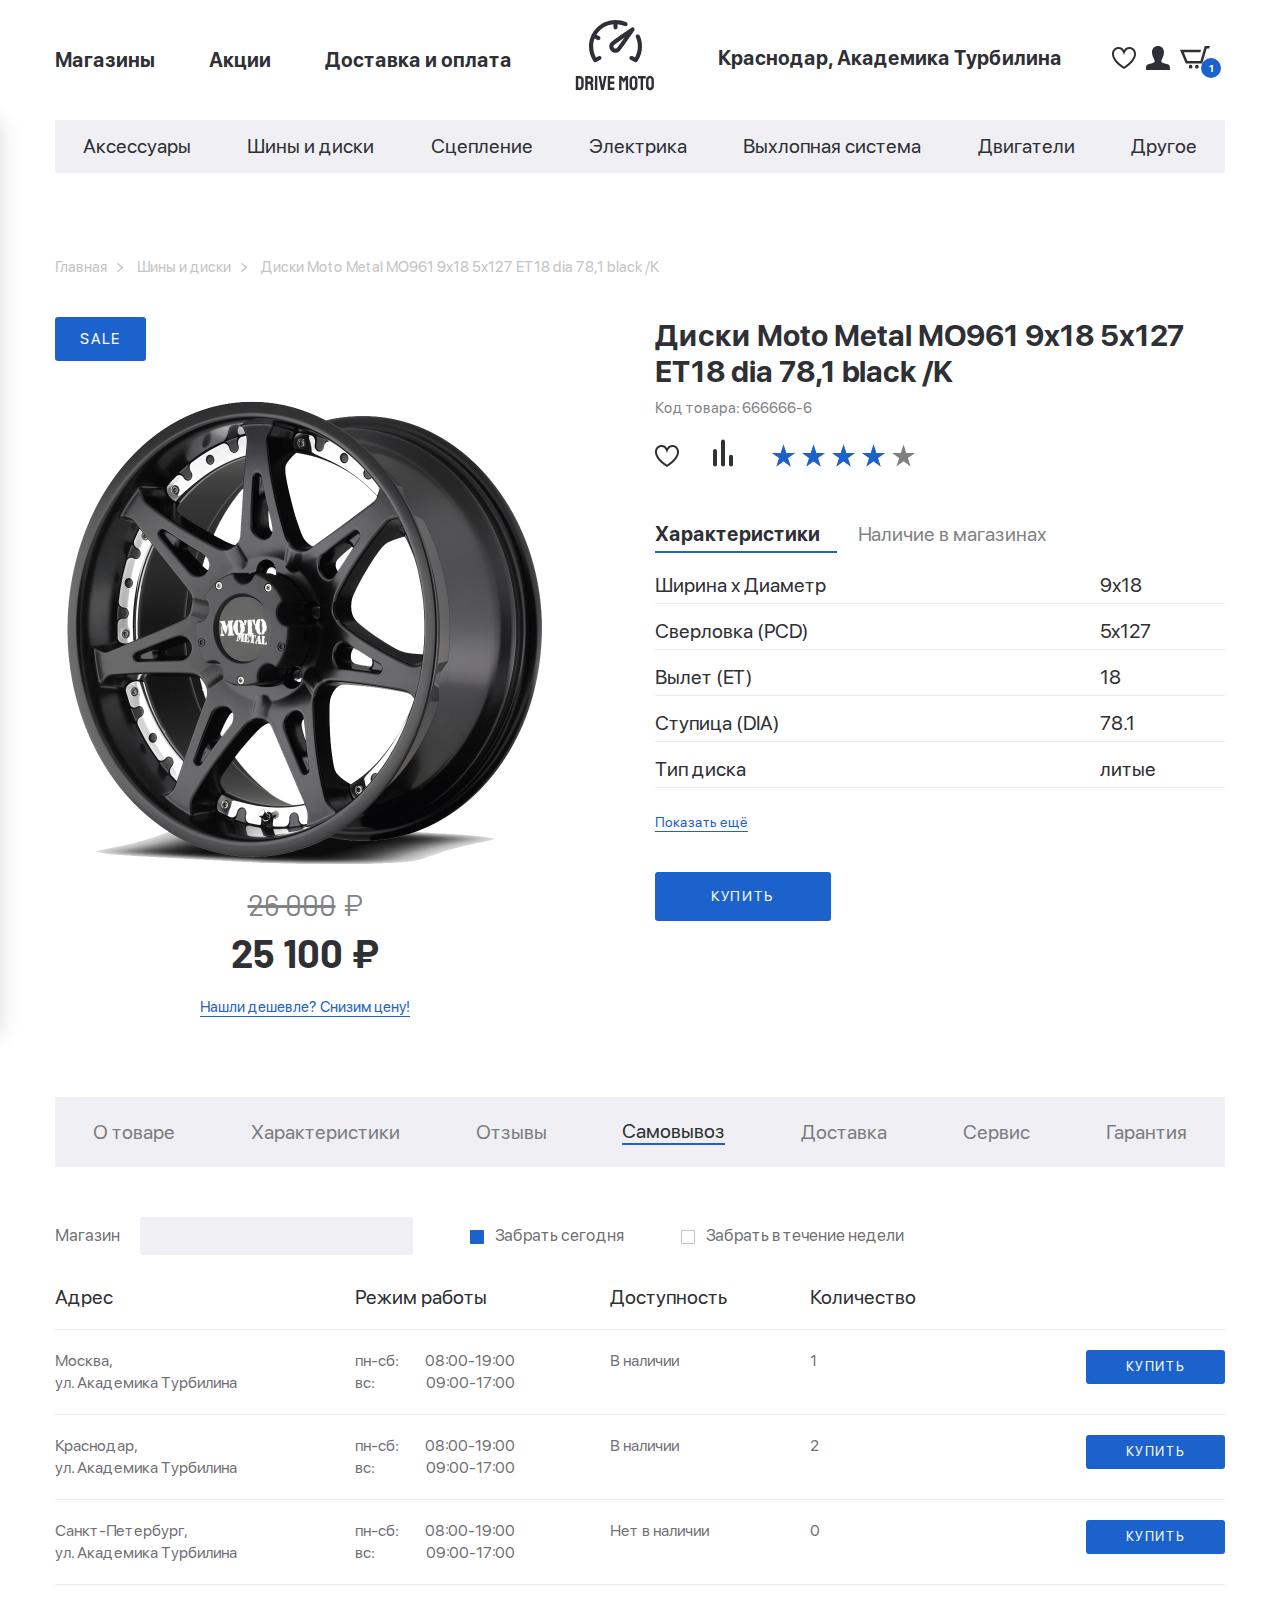
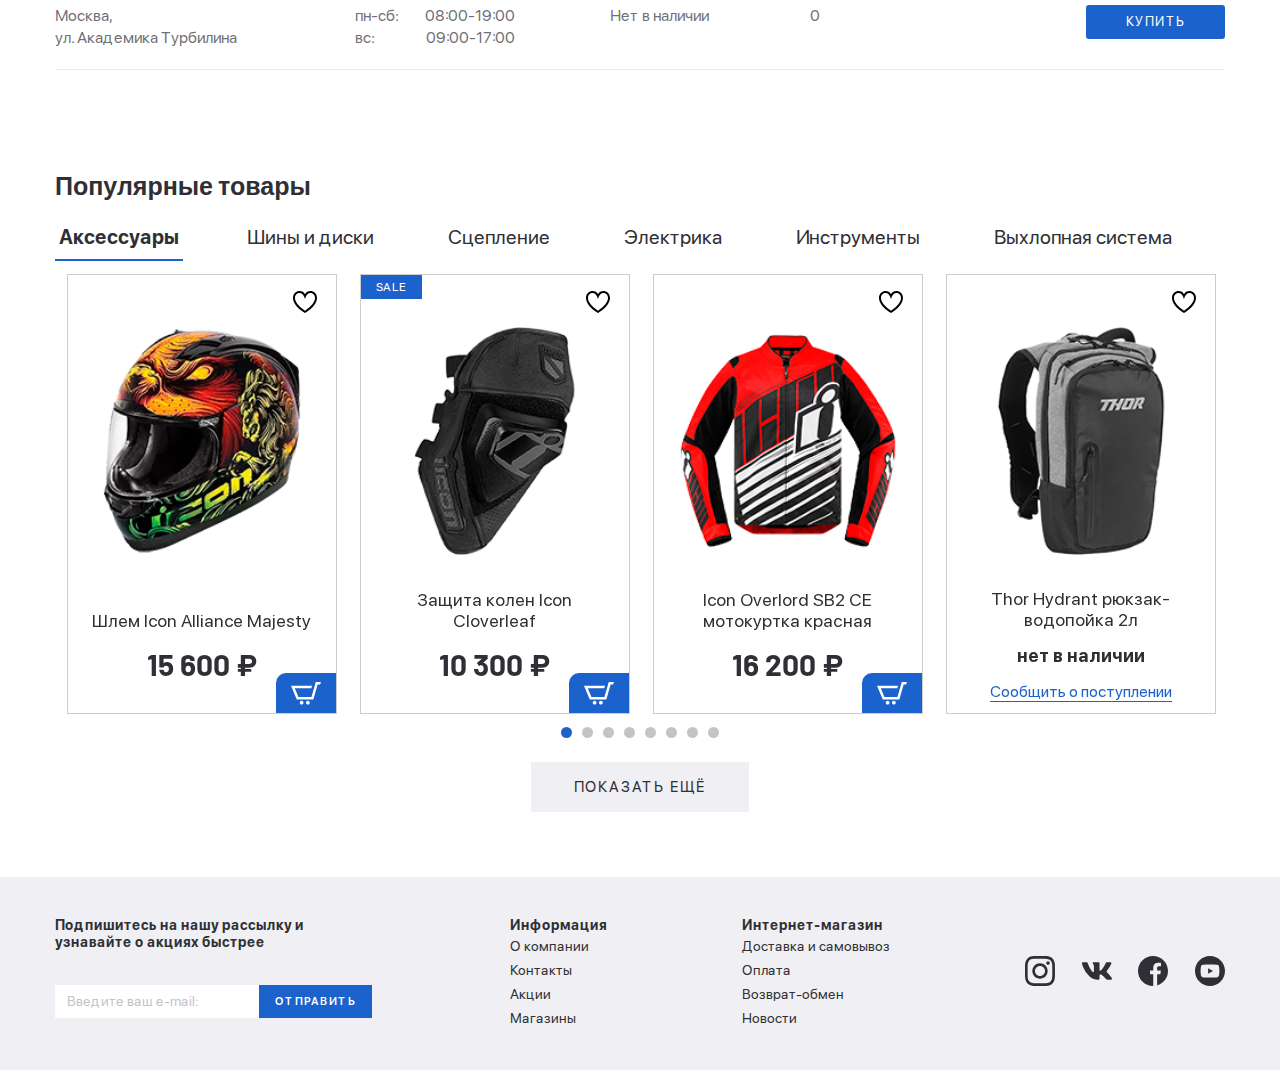
<file: product-page.html>
<!DOCTYPE html>
<html lang="en">

<head>
	<meta charset="UTF-8">
	<meta http-equiv="X-UA-Compatible" content="IE=edge">
	<meta name="viewport" content="width=device-width, initial-scale=1.0">
	<title>MotoShop</title>
	<link rel="stylesheet" href="css/style.min.css">
</head>

<body>

	<header class="header">
		<div class="container">
			<div class="header__top">
				<nav class="menu">
					<button class="menu__btn">
						<div class="menu__btn-line"></div>
						<div class="menu__btn-line"></div>
						<div class="menu__btn-line"></div>
					</button>
					<ul class="menu__list">
						<li class="menu__item">
							<a class="menu__link" href="#">Магазины</a>
						</li>
						<li class="menu__item">
							<a class="menu__link" href="#">Акции</a>
						</li>
						<li class="menu__item">
							<a class="menu__link" href="#">Доставка и оплата</a>
						</li>
					</ul>
				</nav>
				<a class="logo" href="#">
					<img class="logo__img" src="images/logo.svg" alt="logo">
				</a>
				<div class="header__box">
					<p class="header__address">
						Краснодар, Академика Турбилина
					</p>
					<ul class="user-list">
						<li class="user-list__item">
							<a class="user-list__link" href="#">
								<img src="images/heart.svg" alt="">
							</a>
						</li>
						<li class="user-list__item">
							<a class="user-list__link" href="#">
								<img src="images/user.svg" alt="">
							</a>
						</li>
						<li class="user-list__item">
							<a class="user-list__link basket" href="#">
								<img src="images/basket.svg" alt="">
								<div class="basket__num">1</div>
							</a>
						</li>
					</ul>
				</div>
			</div>
		</div>

		<ul class="menu-mobile__list">
			<li class="menu-mobile__item">
				<a class="menu-mobile__link" href="#">
					<img class="menu-mobile__img" src="images/user.svg" alt="">
					<span>Войти</span>
				</a>
			</li>
			<li class="menu-mobile__item">
				<a class="menu-mobile__link" href="#">
					<img class="menu-mobile__img" src="images/user.svg" alt="">
					<span>Регистрация</span>
				</a>
			</li>
			<li class="menu-mobile__item">
				<a class="menu-mobile__link" href="#">
					<img class="menu-mobile__img" src="images/heart.svg" alt="">
					<span>Избранное</span>
				</a>
			</li>
			<li class="menu-mobile__item">
				<a class="menu-mobile__link" href="#">
					<img class="menu-mobile__img" src="images/basket.svg" alt="">
					<span>Корзина</span>
				</a>
			</li>
			<li class="menu-mobile__item">
				<a class="menu-mobile__link" href="#">
					<img class="menu-mobile__img" src="images/shops.svg" alt="">
					<span>Магазины</span>
				</a>
			</li>
			<li class="menu-mobile__item">
				<a class="menu-mobile__link" href="#">
					<img class="menu-mobile__img" src="images/stocks.svg" alt="">
					<span>Акции</span>
				</a>
			</li>
			<li class="menu-mobile__item">
				<a class="menu-mobile__link" href="#">
					<img class="menu-mobile__img" src="images/delivery.svg" alt="">
					<span>Доставка и оплата</span>
				</a>
			</li>
			<li class="menu-mobile__item">
				<a class="menu-mobile__link" href="#">
					<span>Квадроциклы</span>
				</a>
			</li>
			<li class="menu-mobile__item">
				<a class="menu-mobile__link" href="#">
					<span>Катера</span>
				</a>
			</li>
			<li class="menu-mobile__item">
				<a class="menu-mobile__link" href="#">
					<span>Гидроциклы</span>
				</a>
			</li>
			<li class="menu-mobile__item">
				<a class="menu-mobile__link" href="#">
					<span>Лодки</span>
				</a>
			</li>
			<li class="menu-mobile__item">
				<a class="menu-mobile__link" href="#">
					<span>Вездеходы</span>
				</a>
			</li>
			<li class="menu-mobile__item">
				<a class="menu-mobile__link" href="#">
					<span>Снегоходы</span>
				</a>
			</li>
			<li class="menu-mobile__item">
				<a class="menu-mobile__link" href="#">
					<span>Двигатели</span>
				</a>
			</li>
			<li class="menu-mobile__item">
				<a class="menu-mobile__link" href="#">
					<span>Запчасти</span>
				</a>
			</li>
		</ul>

		<div class="header__bottom">
			<div class="container">
				<ul class="menu__categories">
					<li class="menu__categories-item">
						<a class="menu__categories-link" data-title="Аксессуары" href="#">Аксессуары</a>
					</li>
					<li class="menu__categories-item">
						<a class="menu__categories-link" data-title="Шины и диски" href="#">Шины и диски</a>
					</li>
					<li class="menu__categories-item">
						<a class="menu__categories-link" data-title="Сцепление" href="#">Сцепление</a>
					</li>
					<li class="menu__categories-item">
						<a class="menu__categories-link" data-title="Электрика" href="#">Электрика</a>
					</li>
					<li class="menu__categories-item">
						<a class="menu__categories-link" data-title="Выхлопная система" href="#">Выхлопная система</a>
					</li>
					<li class="menu__categories-item">
						<a class="menu__categories-link" data-title="Двигатели" href="#">Двигатели</a>
					</li>
					<li class="menu__categories-item">
						<a class="menu__categories-link" data-title="Другое" href="#">Другое</a>
					</li>
				</ul>
			</div>
		</div>
	</header>

	<div class="breadcrumbs">
		<div class="container">
			<ul class="breadcrumbs__list">
				<li class="breadcrumbs__list-item">
					<a href="#">Главная</a>
				</li>
				<li class="breadcrumbs__list-item">
					<a href="#">Шины и диски</a>
				</li>
				<li class="breadcrumbs__list-item">
					<a href="#">Диски Moto Metal MO961 9x18 5x127 ET18 dia 78,1 black /K</a>
				</li>
			</ul>
		</div>
	</div>

	<section class="product-card">
		<div class="container">
			<div class="product-card__inner">
				<div class="product-card__img-box products-item--sale">
					<img src="images/content/wheel-big.png" alt="">
					<p class="product-card__price-old price">
						<del>26 000</del>
					</p>
					<p class="product-card__price-new price">
						25 100
					</p>
					<a href="#" class="product-card__link">Нашли дешевле? Снизим цену!</a>
					<div class="product-card__btn product-card__btn--mobile">
						<button>купить</button>
					</div>
				</div>
				<div class="product-card__content">
					<h1 class="product-card__title">Диски Moto Metal MO961 9x18 5x127 ET18 dia 78,1 black /K</h1>
					<p class="product-card__code">Код товара: 666666-6</p>
					<div class="product-card__icons">
						<a class="product-card__icon-favorite" href="#">
							<img src="images/heart.svg" alt="">
						</a>
						<a class="product-card__icon-comparison" href="#">
							<img src="images/comparison.svg" alt="">
						</a>
						<a class="product-card__rate-yo" data-rateyo-rating="4"></a>
					</div>
					<div class="product-card__tabs tabs-wrapper">
						<div class="tabs">
							<a href="#product-card__spec" class="product-card__tab tab tab--active">
								Характеристики
							</a>
							<a href="#product-card__availability" class="product-card__tab tab">
								Наличие в магазинах
							</a>
						</div>

						<div class="tabs-container">
							<div id="product-card__spec" class="product-card__tab-content tabs-content tabs-content--active">
								<ul class="product-card__list">
									<li class="product-card__item">
										<div class="product-card__item-left">Ширина x Диаметр</div>
										<div class="product-card__item-right">9x18</div>
									</li>
									<li class="product-card__item">
										<div class="product-card__item-left">Сверловка (PCD)</div>
										<div class="product-card__item-right">5x127</div>
									</li>
									<li class="product-card__item">
										<div class="product-card__item-left">Вылет (ET)</div>
										<div class="product-card__item-right">18</div>
									</li>
									<li class="product-card__item">
										<div class="product-card__item-left">Ступица (DIA)</div>
										<div class="product-card__item-right">78.1</div>
									</li>
									<li class="product-card__item">
										<div class="product-card__item-left">Тип диска</div>
										<div class="product-card__item-right">литые</div>
									</li>
								</ul>
								<a class="product-card__more" href="#">Показать ещё</a>
								<div class="product-card__btn">
									<button>купить</button>
								</div>
							</div>

							<div id="product-card__availability" class="product-card__tab-content tabs-content">
								content-2
							</div>
						</div>
					</div>
				</div>
			</div>
		</div>
	</section>

	<section class="card-tabs">
		<div class="container">
			<div class="tabs-wrapper">
				<div class="tabs card-tabs__box mobile-overflow">
					<a class="card-tab tab" href="#product-card__about">О товаре</a>
					<a class="card-tab tab" href="#product-card__specifications">Характеристики</a>
					<a class="card-tab tab" href="#product-card__review">Отзывы</a>
					<a class="card-tab tab tab--active" href="#product-card__pickup">Самовывоз</a>
					<a class="card-tab tab" href="#product-card__delivery">Доставка</a>
					<a class="card-tab tab" href="#product-card__service">Cервис</a>
					<a class="card-tab tab" href="#product-card__warranty">Гарантия</a>
				</div>
			</div>
			<div class="tabs-container">
				<div id="product-card__about" class="card-tab__content tabs-content">content</div>
				<div id="product-card__specifications" class="card-tab__content tabs-content">content</div>
				<div id="product-card__review" class="card-tab__content tabs-content">content</div>
				<div id="product-card__pickup" class="card-tab__content tabs-content tabs-content--active">
					<form class="product-card__form">
						<div class="card__top-line">
							<label class="card__label-search">
								Магазин
								<input class="card__input-search" type="text">
							</label>

							<label for="" class="card__label-pickup">
								<input class="filter-style" type="radio" name="pickup" checked>
								Забрать сегодня
							</label>

							<label for="" class="card__label-pickup">
								<input class="filter-style" type="radio" name="pickup">
								Забрать в течение недели
							</label>
						</div>

						<ul class="card__list">
							<li class="card__list-item card__list-item-title">
								<div class="card__list-address">Адрес</div>
								<div class="card__list-workhours">Режим работы</div>
								<div class="card__list-avialable">Доступность</div>
								<div class="card__list-num">Количество</div>
								<div class="card__list-btn"></div>
							</li>

							<li class="card__list-item">
								<div class="card__list-address">Москва, ул.&nbsp;Академика&nbsp;Турбилина</div>
								<div class="card__list-workhours">
									<div class="card__list-workhours-box"><span>пн-сб:</span>08:00-19:00</div>
									<div class="card__list-workhours-box"><span>вс:</span>09:00-17:00</div>
								</div>
								<div class="card__list-avialable">В наличии</div>
								<div class="card__list-num">1</div>
								<div class="card__list-btn">
									<button class="card__btn-address-1" type="submit">купить</button>
								</div>
							</li>

							<li class="card__list-item">
								<div class="card__list-address">Краснодар, ул.&nbsp;Академика&nbsp;Турбилина </div>
								<div class="card__list-workhours">
									<div class="card__list-workhours-box"><span>пн-сб:</span>08:00-19:00</div>
									<div class="card__list-workhours-box"><span>вс:</span>09:00-17:00</div>
								</div>
								<div class="card__list-avialable">В наличии</div>
								<div class="card__list-num">2</div>
								<div class="card__list-btn">
									<button class="card__btn-address-2" type="submit">купить</button>
								</div>
							</li>

							<li class="card__list-item">
								<div class="card__list-address">Санкт-Петербург,
									ул.&nbsp;Академика&nbsp;Турбилина</div>
								<div class="card__list-workhours">
									<div class="card__list-workhours-box"><span>пн-сб:</span>08:00-19:00</div>
									<div class="card__list-workhours-box"><span>вс:</span>09:00-17:00</div>
								</div>
								<div class="card__list-avialable">Нет в наличии</div>
								<div class="card__list-num">0</div>
								<div class="card__list-btn">
									<button class="card__btn-address-3" type="submit">купить</button>
								</div>
							</li>

							<li class="card__list-item">
								<div class="card__list-address">Москва, ул.&nbsp;Академика&nbsp;Турбилина</div>
								<div class="card__list-workhours">
									<div class="card__list-workhours-box"><span>пн-сб:</span>08:00-19:00</div>
									<div class="card__list-workhours-box"><span>вс:</span>09:00-17:00</div>
								</div>
								<div class="card__list-avialable">Нет в наличии</div>
								<div class="card__list-num">0</div>
								<div class="card__list-btn">
									<button class="card__btn-address-4" type="submit">купить</button>
								</div>
							</li>
						</ul>
					</form>
				</div>
				<div id="product-card__delivery" class="card-tab__content tabs-content">content</div>
				<div id="product-card__service" class="card-tab__content tabs-content">content</div>
				<div id="product-card__warranty" class="card-tab__content tabs-content">content</div>
			</div>

		</div>
	</section>

	<section class="products">
		<div class="container">
			<div class="products__inner">
				<h3 class="products__title">
					Популярные товары
				</h3>
				<div class="tabs-wrapper">
					<div class="products__tabs tabs mobile-overflow">
						<a href="#popular-tab-1" class="products__tab tab tab--active" data-title="Аксессуары">Аксессуары</a>
						<a href="#popular-tab-2" class="products__tab tab" data-title="Шины и диски">Шины и диски</a>
						<a href="#popular-tab-3" class="products__tab tab" data-title="Сцепление">Сцепление</a>
						<a href="#popular-tab-4" class="products__tab tab" data-title="Электрика">Электрика</a>
						<a href="#popular-tab-5" class="products__tab tab" data-title="Инструменты">Инструменты</a>
						<a href="#popular-tab-6" class="products__tab tab" data-title="Выхлопная система">Выхлопная система</a>
					</div>
				</div>
				<div class="products__container tabs-container">

					<div id="popular-tab-1" class="products__content tabs-content tabs-content--active">
						<div class="products-slider">

							<div class="products-slider__item">
								<div class="products-item__wrapper">
									<button class="products-item__favorite"></button>
									<button class="products-item__basket">
										<img src="images/basket-white.svg" alt="">
									</button>

									<a class="products-item" href="#">
										<p class="products-item__hover-text">
											посмотреть товар
										</p>
										<img class="products-item__img" src="images/content/helmet.png" alt="">
										<h4 class="products-item__title">
											Шлем Icon Alliance Majesty
										</h4>
										<p class="products-item__price price">
											15 600
										</p>
										<p class="products-item__notify-text">
											нет в наличии
										</p>
									</a>

									<a class="products-item__notify-link" href="#">
										<span>Сообщить о поступлении</span>
									</a>
								</div>

							</div>

							<div class="products-slider__item">
								<div class="products-item__wrapper">
									<button class="products-item__favorite"></button>
									<button class="products-item__basket">
										<img src="images/basket-white.svg" alt="">
									</button>
									<a class="products-item products-item--sale" href="#">
										<p class="products-item__hover-text">
											посмотреть товар
										</p>
										<img class="products-item__img" src="images/content/protection.png" alt="">
										<h4 class="products-item__title">
											Защита колен Icon Cloverleaf
										</h4>
										<p class="products-item__price price">
											10 300
										</p>
										<p class="products-item__notify-text">
											нет в наличии
										</p>
									</a>
									<a class="products-item__notify-link" href="#">
										<span>Сообщить о поступлении</span>
									</a>
								</div>
							</div>

							<div class="products-slider__item">
								<div class="products-item__wrapper">
									<button class="products-item__favorite"></button>
									<button class="products-item__basket">
										<img src="images/basket-white.svg" alt="">
									</button>
									<a class="products-item" href="#">
										<p class="products-item__hover-text">
											посмотреть товар
										</p>
										<img class="products-item__img" src="images/content/jacket.png" alt="">
										<h4 class="products-item__title">
											Icon Overlord SB2 CE мотокуртка красная
										</h4>
										<p class="products-item__price price">
											16 200
										</p>
										<p class="products-item__notify-text">
											нет в наличии
										</p>
									</a>
									<a class="products-item__notify-link" href="#">
										<span>Сообщить о поступлении</span>
									</a>
								</div>

							</div>

							<div class="products-slider__item">
								<div class="products-item__wrapper products-item__not-avaliable">
									<button class="products-item__favorite"></button>
									<button class="products-item__basket">
										<img src="images/basket-white.svg" alt="">
									</button>
									<a class="products-item" href="#">
										<p class="products-item__hover-text">
											посмотреть товар
										</p>
										<img class="products-item__img" src="images/content/backpack.png" alt="">
										<h4 class="products-item__title">
											Thor Hydrant рюкзак-водопойка 2л 
										</h4>
										<p class="products-item__price price">
											7 800
										</p>
										<p class="products-item__notify-text">
											нет в наличии
										</p>
									</a>
									<a class="products-item__notify-link" href="#">
										<span>Сообщить о поступлении</span>
									</a>
								</div>

							</div>


							<div class="products-slider__item">
								<div class="products-item__wrapper">
									<button class="products-item__favorite"></button>
									<button class="products-item__basket">
										<img src="images/basket-white.svg" alt="">
									</button>

									<a class="products-item" href="#">
										<p class="products-item__hover-text">
											посмотреть товар
										</p>
										<img class="products-item__img" src="images/content/helmet.png" alt="">
										<h4 class="products-item__title">
											Шлем Icon Alliance Majesty
										</h4>
										<p class="products-item__price price">
											15 600
										</p>
										<p class="products-item__notify-text">
											нет в наличии
										</p>
									</a>

									<a class="products-item__notify-link" href="#">
										<span>Сообщить о поступлении</span>
									</a>
								</div>

							</div>

							<div class="products-slider__item">
								<div class="products-item__wrapper">
									<button class="products-item__favorite"></button>
									<button class="products-item__basket">
										<img src="images/basket-white.svg" alt="">
									</button>
									<a class="products-item products-item--sale" href="#">
										<p class="products-item__hover-text">
											посмотреть товар
										</p>
										<img class="products-item__img" src="images/content/protection.png" alt="">
										<h4 class="products-item__title">
											Защита колен Icon Cloverleaf
										</h4>
										<p class="products-item__price price">
											10 300
										</p>
										<p class="products-item__notify-text">
											нет в наличии
										</p>
									</a>
									<a class="products-item__notify-link" href="#">
										<span>Сообщить о поступлении</span>
									</a>
								</div>
							</div>

							<div class="products-slider__item">
								<div class="products-item__wrapper">
									<button class="products-item__favorite"></button>
									<button class="products-item__basket">
										<img src="images/basket-white.svg" alt="">
									</button>
									<a class="products-item" href="#">
										<p class="products-item__hover-text">
											посмотреть товар
										</p>
										<img class="products-item__img" src="images/content/jacket.png" alt="">
										<h4 class="products-item__title">
											Icon Overlord SB2 CE мотокуртка красная
										</h4>
										<p class="products-item__price price">
											16 200
										</p>
										<p class="products-item__notify-text">
											нет в наличии
										</p>
									</a>
									<a class="products-item__notify-link" href="#">
										<span>Сообщить о поступлении</span>
									</a>
								</div>

							</div>

							<div class="products-slider__item">
								<div class="products-item__wrapper products-item__not-avaliable">
									<button class="products-item__favorite"></button>
									<button class="products-item__basket">
										<img src="images/basket-white.svg" alt="">
									</button>
									<a class="products-item" href="#">
										<p class="products-item__hover-text">
											посмотреть товар
										</p>
										<img class="products-item__img" src="images/content/backpack.png" alt="">
										<h4 class="products-item__title">
											Thor Hydrant рюкзак-водопойка 2л 
										</h4>
										<p class="products-item__price price">
											7 800
										</p>
										<p class="products-item__notify-text">
											нет в наличии
										</p>
									</a>
									<a class="products-item__notify-link" href="#">
										<span>Сообщить о поступлении</span>
									</a>
								</div>

							</div>

						</div>
					</div>

					<div id="popular-tab-2" class="products__content tabs-content">
						<div class="products-slider">

							<div class="products-slider__item">
								<div class="products-item__wrapper">
									<button class="products-item__favorite"></button>
									<button class="products-item__basket">
										<img src="images/basket-white.svg" alt="">
									</button>

									<a class="products-item" href="#">
										<p class="products-item__hover-text">
											посмотреть товар
										</p>
										<img class="products-item__img" src="images/content/helmet.png" alt="">
										<h4 class="products-item__title">
											Шлем Icon Alliance Majesty
										</h4>
										<p class="products-item__price price">
											15 600
										</p>
										<p class="products-item__notify-text">
											нет в наличии
										</p>
									</a>

									<a class="products-item__notify-link" href="#">
										<span>Сообщить о поступлении</span>
									</a>
								</div>

							</div>

							<div class="products-slider__item">
								<div class="products-item__wrapper">
									<button class="products-item__favorite"></button>
									<button class="products-item__basket">
										<img src="images/basket-white.svg" alt="">
									</button>
									<a class="products-item products-item--sale" href="#">
										<p class="products-item__hover-text">
											посмотреть товар
										</p>
										<img class="products-item__img" src="images/content/protection.png" alt="">
										<h4 class="products-item__title">
											Защита колен Icon Cloverleaf
										</h4>
										<p class="products-item__price price">
											10 300
										</p>
										<p class="products-item__notify-text">
											нет в наличии
										</p>
									</a>
									<a class="products-item__notify-link" href="#">
										<span>Сообщить о поступлении</span>
									</a>
								</div>
							</div>

							<div class="products-slider__item">
								<div class="products-item__wrapper">
									<button class="products-item__favorite"></button>
									<button class="products-item__basket">
										<img src="images/basket-white.svg" alt="">
									</button>
									<a class="products-item" href="#">
										<p class="products-item__hover-text">
											посмотреть товар
										</p>
										<img class="products-item__img" src="images/content/jacket.png" alt="">
										<h4 class="products-item__title">
											Icon Overlord SB2 CE мотокуртка красная
										</h4>
										<p class="products-item__price price">
											16 200
										</p>
										<p class="products-item__notify-text">
											нет в наличии
										</p>
									</a>
									<a class="products-item__notify-link" href="#">
										<span>Сообщить о поступлении</span>
									</a>
								</div>

							</div>

							<div class="products-slider__item">
								<div class="products-item__wrapper products-item__not-avaliable">
									<button class="products-item__favorite"></button>
									<button class="products-item__basket">
										<img src="images/basket-white.svg" alt="">
									</button>
									<a class="products-item" href="#">
										<p class="products-item__hover-text">
											посмотреть товар
										</p>
										<img class="products-item__img" src="images/content/backpack.png" alt="">
										<h4 class="products-item__title">
											Thor Hydrant рюкзак-водопойка 2л 
										</h4>
										<p class="products-item__price price">
											7 800
										</p>
										<p class="products-item__notify-text">
											нет в наличии
										</p>
									</a>
									<a class="products-item__notify-link" href="#">
										<span>Сообщить о поступлении</span>
									</a>
								</div>

							</div>


							<div class="products-slider__item">
								<div class="products-item__wrapper">
									<button class="products-item__favorite"></button>
									<button class="products-item__basket">
										<img src="images/basket-white.svg" alt="">
									</button>

									<a class="products-item" href="#">
										<p class="products-item__hover-text">
											посмотреть товар
										</p>
										<img class="products-item__img" src="images/content/helmet.png" alt="">
										<h4 class="products-item__title">
											Шлем Icon Alliance Majesty
										</h4>
										<p class="products-item__price price">
											15 600
										</p>
										<p class="products-item__notify-text">
											нет в наличии
										</p>
									</a>

									<a class="products-item__notify-link" href="#">
										<span>Сообщить о поступлении</span>
									</a>
								</div>

							</div>

							<div class="products-slider__item">
								<div class="products-item__wrapper">
									<button class="products-item__favorite"></button>
									<button class="products-item__basket">
										<img src="images/basket-white.svg" alt="">
									</button>
									<a class="products-item products-item--sale" href="#">
										<p class="products-item__hover-text">
											посмотреть товар
										</p>
										<img class="products-item__img" src="images/content/protection.png" alt="">
										<h4 class="products-item__title">
											Защита колен Icon Cloverleaf
										</h4>
										<p class="products-item__price price">
											10 300
										</p>
										<p class="products-item__notify-text">
											нет в наличии
										</p>
									</a>
									<a class="products-item__notify-link" href="#">
										<span>Сообщить о поступлении</span>
									</a>
								</div>
							</div>

							<div class="products-slider__item">
								<div class="products-item__wrapper">
									<button class="products-item__favorite"></button>
									<button class="products-item__basket">
										<img src="images/basket-white.svg" alt="">
									</button>
									<a class="products-item" href="#">
										<p class="products-item__hover-text">
											посмотреть товар
										</p>
										<img class="products-item__img" src="images/content/jacket.png" alt="">
										<h4 class="products-item__title">
											Icon Overlord SB2 CE мотокуртка красная
										</h4>
										<p class="products-item__price price">
											16 200
										</p>
										<p class="products-item__notify-text">
											нет в наличии
										</p>
									</a>
									<a class="products-item__notify-link" href="#">
										<span>Сообщить о поступлении</span>
									</a>
								</div>

							</div>

							<div class="products-slider__item">
								<div class="products-item__wrapper products-item__not-avaliable">
									<button class="products-item__favorite"></button>
									<button class="products-item__basket">
										<img src="images/basket-white.svg" alt="">
									</button>
									<a class="products-item" href="#">
										<p class="products-item__hover-text">
											посмотреть товар
										</p>
										<img class="products-item__img" src="images/content/backpack.png" alt="">
										<h4 class="products-item__title">
											Thor Hydrant рюкзак-водопойка 2л 
										</h4>
										<p class="products-item__price price">
											7 800
										</p>
										<p class="products-item__notify-text">
											нет в наличии
										</p>
									</a>
									<a class="products-item__notify-link" href="#">
										<span>Сообщить о поступлении</span>
									</a>
								</div>

							</div>

						</div>
					</div>

					<div id="popular-tab-3" class="products__content tabs-content">slider 3</div>
					<div id="popular-tab-4" class="products__content tabs-content">slider 4</div>
					<div id="popular-tab-5" class="products__content tabs-content">slider 5</div>
					<div id="popular-tab-6" class="products__content tabs-content">slider 6</div>
				</div>

				<div class="products__more">
					<a class="products__more-link" href="#">Показать ещё</a>
				</div>
			</div>
		</div>
	</section>

	<footer class="footer">
		<div class="container">
			
				<div class="footer__inner">

					<div class="footer__items footer__newsletter">
						<h6 class="footer__title">
							Подпишитесь на нашу рассылку и узнавайте о акциях быстрее
						</h6>
						<form class="footer-form">
							<input class="footer-form__input" type="text" placeholder="Введите ваш e-mail:">
							<button class="footer-form__btn" type="submit">Отправить</button>
						</form>
					</div>

					<div class="footer__items">
						<h6 class="footer__title">
							Информация
						</h6>
						<ul class="footer__list">
							<li class="footer__item">
								<a href="#">О компании</a>
							</li>
							<li class="footer__item">
								<a href="#">Контакты</a>
							</li>
							<li class="footer__item">
								<a href="#">Акции</a>
							</li>
							<li class="footer__item">
								<a href="#">Магазины</a>
							</li>
						</ul>
					</div>

					<div class="footer__items">
						<h6 class="footer__title">
							Интернет-магазин
						</h6>
						<ul class="footer__list">
							<li class="footer__item">
								<a href="#">Доставка и самовывоз</a>
							</li>
							<li class="footer__item">
								<a href="#">Оплата</a>
							</li>
							<li class="footer__item">
								<a href="#">Возврат-обмен</a>
							</li>
							<li class="footer__item">
								<a href="#">Новости</a>
							</li>
						</ul>
					</div>

					<div class="footer__items">
						<ul class="footer__social-list">
							<li class="footer__social-item">
								<a href="#">
									<img src="images/instagram.svg" alt="">
								</a>
							</li>
							<li class="footer__social-item">
								<a href="#">
									<img src="images/vk.svg" alt="">
								</a>
							</li>
							<li class="footer__social-item">
								<a href="#">
									<img src="images/facebook.svg" alt="">
								</a>
							</li>
							<li class="footer__social-item">
								<a href="#">
									<img src="images/youtube.svg" alt="">
								</a>
							</li>
						</ul>
					</div>

				</div>
			
		</div>
	</footer>

	<script src="js/libs.min.js"></script>
	<script src="js/main.js"></script>
</body>

</html>
</file>
<file: css/style.min.css>
@charset "UTF-8";
.irs--flat .irs-min,
.irs--flat .irs-max, .banner__sale-price-old.price, .product-card__price-old.price {
  font-family: 'Barlow-Regular', sans-serif;
  font-weight: 400;
}

.price, .banner__sale-footer span, .categories__title, .products__title, .products-item__price {
  font-family: 'barlow-Bold', sans-serif;
  font-weight: 700;
}

body, button, .banner__sale-footer, .categories__item-text, .products-item__title, .products-item__wrapper.products-item__not-avaliable .products-item__notify-link, .aside-filter__tab {
  font-family: 'SFProDisplay-Regular', sans-serif;
  font-weight: 400;
}

.footer-form__btn, .aside-filter__item-title, .aside-filter__item-box-title {
  font-family: 'SFProDisplay-Semibold', sans-serif;
  font-weight: 600;
}

.products__tab.tab--active::after, .header__top, .banner__sale-title, .search__tabs-item.tab--active, .search__content-btn, .products-item__wrapper.products-item__not-avaliable .products-item__notify-text, .footer__title, .catalog__title, .aside-filter__tab.tab--active, .product-card__title, .product-card__tab.tab--active {
  font-family: 'SFProDisplay-Bold', sans-serif;
  font-weight: 700;
}

/*! normalize.css v8.0.1 | MIT License | github.com/necolas/normalize.css */
/* Document
   ========================================================================== */
/**
 * 1. Correct the line height in all browsers.
 * 2. Prevent adjustments of font size after orientation changes in iOS.
 */
html {
  line-height: 1.15;
  /* 1 */
  -webkit-text-size-adjust: 100%;
  /* 2 */
}

/* Sections
   ========================================================================== */
/**
 * Remove the margin in all browsers.
 */
body {
  margin: 0;
}

/**
 * Render the `main` element consistently in IE.
 */
main {
  display: block;
}

/**
 * Correct the font size and margin on `h1` elements within `section` and
 * `article` contexts in Chrome, Firefox, and Safari.
 */
h1 {
  font-size: 2em;
  margin: 0.67em 0;
}

/* Grouping content
   ========================================================================== */
/**
 * 1. Add the correct box sizing in Firefox.
 * 2. Show the overflow in Edge and IE.
 */
hr {
  -webkit-box-sizing: content-box;
          box-sizing: content-box;
  /* 1 */
  height: 0;
  /* 1 */
  overflow: visible;
  /* 2 */
}

/**
 * 1. Correct the inheritance and scaling of font size in all browsers.
 * 2. Correct the odd `em` font sizing in all browsers.
 */
pre {
  font-family: monospace, monospace;
  /* 1 */
  font-size: 1em;
  /* 2 */
}

/* Text-level semantics
   ========================================================================== */
/**
 * Remove the gray background on active links in IE 10.
 */
a {
  background-color: transparent;
}

/**
 * 1. Remove the bottom border in Chrome 57-
 * 2. Add the correct text decoration in Chrome, Edge, IE, Opera, and Safari.
 */
abbr[title] {
  border-bottom: none;
  /* 1 */
  text-decoration: underline;
  /* 2 */
  -webkit-text-decoration: underline dotted;
          text-decoration: underline dotted;
  /* 2 */
}

/**
 * Add the correct font weight in Chrome, Edge, and Safari.
 */
b,
strong {
  font-weight: bolder;
}

/**
 * 1. Correct the inheritance and scaling of font size in all browsers.
 * 2. Correct the odd `em` font sizing in all browsers.
 */
code,
kbd,
samp {
  font-family: monospace, monospace;
  /* 1 */
  font-size: 1em;
  /* 2 */
}

/**
 * Add the correct font size in all browsers.
 */
small {
  font-size: 80%;
}

/**
 * Prevent `sub` and `sup` elements from affecting the line height in
 * all browsers.
 */
sub,
sup {
  font-size: 75%;
  line-height: 0;
  position: relative;
  vertical-align: baseline;
}

sub {
  bottom: -0.25em;
}

sup {
  top: -0.5em;
}

/* Embedded content
   ========================================================================== */
/**
 * Remove the border on images inside links in IE 10.
 */
img {
  border-style: none;
}

/* Forms
   ========================================================================== */
/**
 * 1. Change the font styles in all browsers.
 * 2. Remove the margin in Firefox and Safari.
 */
button,
input,
optgroup,
select,
textarea {
  font-family: inherit;
  /* 1 */
  font-size: 100%;
  /* 1 */
  line-height: 1.15;
  /* 1 */
  margin: 0;
  /* 2 */
}

/**
 * Show the overflow in IE.
 * 1. Show the overflow in Edge.
 */
button,
input {
  /* 1 */
  overflow: visible;
}

/**
 * Remove the inheritance of text transform in Edge, Firefox, and IE.
 * 1. Remove the inheritance of text transform in Firefox.
 */
button,
select {
  /* 1 */
  text-transform: none;
}

/**
 * Correct the inability to style clickable types in iOS and Safari.
 */
button,
[type="button"],
[type="reset"],
[type="submit"] {
  -webkit-appearance: button;
}

/**
 * Remove the inner border and padding in Firefox.
 */
button::-moz-focus-inner,
[type="button"]::-moz-focus-inner,
[type="reset"]::-moz-focus-inner,
[type="submit"]::-moz-focus-inner {
  border-style: none;
  padding: 0;
}

/**
 * Restore the focus styles unset by the previous rule.
 */
button:-moz-focusring,
[type="button"]:-moz-focusring,
[type="reset"]:-moz-focusring,
[type="submit"]:-moz-focusring {
  outline: 1px dotted ButtonText;
}

/**
 * Correct the padding in Firefox.
 */
fieldset {
  padding: 0.35em 0.75em 0.625em;
}

/**
 * 1. Correct the text wrapping in Edge and IE.
 * 2. Correct the color inheritance from `fieldset` elements in IE.
 * 3. Remove the padding so developers are not caught out when they zero out
 *    `fieldset` elements in all browsers.
 */
legend {
  -webkit-box-sizing: border-box;
          box-sizing: border-box;
  /* 1 */
  color: inherit;
  /* 2 */
  display: table;
  /* 1 */
  max-width: 100%;
  /* 1 */
  padding: 0;
  /* 3 */
  white-space: normal;
  /* 1 */
}

/**
 * Add the correct vertical alignment in Chrome, Firefox, and Opera.
 */
progress {
  vertical-align: baseline;
}

/**
 * Remove the default vertical scrollbar in IE 10+.
 */
textarea {
  overflow: auto;
}

/**
 * 1. Add the correct box sizing in IE 10.
 * 2. Remove the padding in IE 10.
 */
[type="checkbox"],
[type="radio"] {
  -webkit-box-sizing: border-box;
          box-sizing: border-box;
  /* 1 */
  padding: 0;
  /* 2 */
}

/**
 * Correct the cursor style of increment and decrement buttons in Chrome.
 */
[type="number"]::-webkit-inner-spin-button,
[type="number"]::-webkit-outer-spin-button {
  height: auto;
}

/**
 * 1. Correct the odd appearance in Chrome and Safari.
 * 2. Correct the outline style in Safari.
 */
[type="search"] {
  -webkit-appearance: textfield;
  /* 1 */
  outline-offset: -2px;
  /* 2 */
}

/**
 * Remove the inner padding in Chrome and Safari on macOS.
 */
[type="search"]::-webkit-search-decoration {
  -webkit-appearance: none;
}

/**
 * 1. Correct the inability to style clickable types in iOS and Safari.
 * 2. Change font properties to `inherit` in Safari.
 */
::-webkit-file-upload-button {
  -webkit-appearance: button;
  /* 1 */
  font: inherit;
  /* 2 */
}

/* Interactive
   ========================================================================== */
/*
 * Add the correct display in Edge, IE 10+, and Firefox.
 */
details {
  display: block;
}

/*
 * Add the correct display in all browsers.
 */
summary {
  display: list-item;
}

/* Misc
   ========================================================================== */
/**
 * Add the correct display in IE 10+.
 */
template {
  display: none;
}

/**
 * Add the correct display in IE 10.
 */
[hidden] {
  display: none;
}

/* Slider */
.slick-slider {
  position: relative;
  display: block;
  -webkit-box-sizing: border-box;
          box-sizing: border-box;
  -webkit-user-select: none;
  -moz-user-select: none;
  -ms-user-select: none;
  user-select: none;
  -webkit-touch-callout: none;
  -khtml-user-select: none;
  -ms-touch-action: pan-y;
  touch-action: pan-y;
  -webkit-tap-highlight-color: transparent;
}

.slick-list {
  position: relative;
  display: block;
  overflow: hidden;
  margin: 0;
  padding: 0;
}

.slick-list:focus {
  outline: none;
}

.slick-list.dragging {
  cursor: pointer;
  cursor: hand;
}

.slick-slider .slick-track,
.slick-slider .slick-list {
  -webkit-transform: translate3d(0, 0, 0);
  -ms-transform: translate3d(0, 0, 0);
  transform: translate3d(0, 0, 0);
}

.slick-track {
  position: relative;
  top: 0;
  left: 0;
  display: block;
  margin-left: auto;
  margin-right: auto;
}

.slick-track:before,
.slick-track:after {
  display: table;
  content: '';
}

.slick-track:after {
  clear: both;
}

.slick-loading .slick-track {
  visibility: hidden;
}

.slick-slide {
  display: none;
  float: left;
  height: 100%;
  min-height: 1px;
}

[dir='rtl'] .slick-slide {
  float: right;
}

.slick-slide img {
  display: block;
}

.slick-slide.slick-loading img {
  display: none;
}

.slick-slide.dragging img {
  pointer-events: none;
}

.slick-initialized .slick-slide {
  display: block;
}

.slick-loading .slick-slide {
  visibility: hidden;
}

.slick-vertical .slick-slide {
  display: block;
  height: auto;
  border: 1px solid transparent;
}

.slick-arrow.slick-hidden {
  display: none;
}

body.compensate-for-scrollbar {
  overflow: hidden;
}

.fancybox-active {
  height: auto;
}

.fancybox-is-hidden {
  left: -9999px;
  margin: 0;
  position: absolute !important;
  top: -9999px;
  visibility: hidden;
}

.fancybox-container {
  -webkit-backface-visibility: hidden;
  height: 100%;
  left: 0;
  outline: none;
  position: fixed;
  -webkit-tap-highlight-color: transparent;
  top: 0;
  -ms-touch-action: manipulation;
  touch-action: manipulation;
  -webkit-transform: translateZ(0);
          transform: translateZ(0);
  width: 100%;
  z-index: 99992;
}

.fancybox-container * {
  -webkit-box-sizing: border-box;
          box-sizing: border-box;
}

.fancybox-outer,
.fancybox-inner,
.fancybox-bg,
.fancybox-stage {
  bottom: 0;
  left: 0;
  position: absolute;
  right: 0;
  top: 0;
}

.fancybox-outer {
  -webkit-overflow-scrolling: touch;
  overflow-y: auto;
}

.fancybox-bg {
  background: #1e1e1e;
  opacity: 0;
  -webkit-transition-duration: inherit;
       -o-transition-duration: inherit;
          transition-duration: inherit;
  -webkit-transition-property: opacity;
  -o-transition-property: opacity;
  transition-property: opacity;
  -webkit-transition-timing-function: cubic-bezier(0.47, 0, 0.74, 0.71);
       -o-transition-timing-function: cubic-bezier(0.47, 0, 0.74, 0.71);
          transition-timing-function: cubic-bezier(0.47, 0, 0.74, 0.71);
}

.fancybox-is-open .fancybox-bg {
  opacity: .9;
  -webkit-transition-timing-function: cubic-bezier(0.22, 0.61, 0.36, 1);
       -o-transition-timing-function: cubic-bezier(0.22, 0.61, 0.36, 1);
          transition-timing-function: cubic-bezier(0.22, 0.61, 0.36, 1);
}

.fancybox-infobar,
.fancybox-toolbar,
.fancybox-caption,
.fancybox-navigation .fancybox-button {
  direction: ltr;
  opacity: 0;
  position: absolute;
  -webkit-transition: opacity .25s ease, visibility 0s ease .25s;
  -o-transition: opacity .25s ease, visibility 0s ease .25s;
  transition: opacity .25s ease, visibility 0s ease .25s;
  visibility: hidden;
  z-index: 99997;
}

.fancybox-show-infobar .fancybox-infobar,
.fancybox-show-toolbar .fancybox-toolbar,
.fancybox-show-caption .fancybox-caption,
.fancybox-show-nav .fancybox-navigation .fancybox-button {
  opacity: 1;
  -webkit-transition: opacity .25s ease 0s, visibility 0s ease 0s;
  -o-transition: opacity .25s ease 0s, visibility 0s ease 0s;
  transition: opacity .25s ease 0s, visibility 0s ease 0s;
  visibility: visible;
}

.fancybox-infobar {
  color: #ccc;
  font-size: 13px;
  -webkit-font-smoothing: subpixel-antialiased;
  height: 44px;
  left: 0;
  line-height: 44px;
  min-width: 44px;
  mix-blend-mode: difference;
  padding: 0 10px;
  pointer-events: none;
  top: 0;
  -webkit-touch-callout: none;
  -webkit-user-select: none;
  -moz-user-select: none;
  -ms-user-select: none;
  user-select: none;
}

.fancybox-toolbar {
  right: 0;
  top: 0;
}

.fancybox-stage {
  direction: ltr;
  overflow: visible;
  -webkit-transform: translateZ(0);
          transform: translateZ(0);
  z-index: 99994;
}

.fancybox-is-open .fancybox-stage {
  overflow: hidden;
}

.fancybox-slide {
  -webkit-backface-visibility: hidden;
  /* Using without prefix would break IE11 */
  display: none;
  height: 100%;
  left: 0;
  outline: none;
  overflow: auto;
  -webkit-overflow-scrolling: touch;
  padding: 44px;
  position: absolute;
  text-align: center;
  top: 0;
  -webkit-transition-property: opacity, -webkit-transform;
  transition-property: opacity, -webkit-transform;
  -o-transition-property: transform, opacity;
  transition-property: transform, opacity;
  transition-property: transform, opacity, -webkit-transform;
  white-space: normal;
  width: 100%;
  z-index: 99994;
}

.fancybox-slide::before {
  content: '';
  display: inline-block;
  font-size: 0;
  height: 100%;
  vertical-align: middle;
  width: 0;
}

.fancybox-is-sliding .fancybox-slide,
.fancybox-slide--previous,
.fancybox-slide--current,
.fancybox-slide--next {
  display: block;
}

.fancybox-slide--image {
  overflow: hidden;
  padding: 44px 0;
}

.fancybox-slide--image::before {
  display: none;
}

.fancybox-slide--html {
  padding: 6px;
}

.fancybox-content {
  background: #fff;
  display: inline-block;
  margin: 0;
  max-width: 100%;
  overflow: auto;
  -webkit-overflow-scrolling: touch;
  padding: 44px;
  position: relative;
  text-align: left;
  vertical-align: middle;
}

.fancybox-slide--image .fancybox-content {
  -webkit-animation-timing-function: cubic-bezier(0.5, 0, 0.14, 1);
          animation-timing-function: cubic-bezier(0.5, 0, 0.14, 1);
  -webkit-backface-visibility: hidden;
  background: transparent;
  background-repeat: no-repeat;
  background-size: 100% 100%;
  left: 0;
  max-width: none;
  overflow: visible;
  padding: 0;
  position: absolute;
  top: 0;
  -ms-transform-origin: top left;
  -webkit-transform-origin: top left;
          transform-origin: top left;
  -webkit-transition-property: opacity, -webkit-transform;
  transition-property: opacity, -webkit-transform;
  -o-transition-property: transform, opacity;
  transition-property: transform, opacity;
  transition-property: transform, opacity, -webkit-transform;
  -webkit-user-select: none;
  -moz-user-select: none;
  -ms-user-select: none;
  user-select: none;
  z-index: 99995;
}

.fancybox-can-zoomOut .fancybox-content {
  cursor: -webkit-zoom-out;
  cursor: zoom-out;
}

.fancybox-can-zoomIn .fancybox-content {
  cursor: -webkit-zoom-in;
  cursor: zoom-in;
}

.fancybox-can-swipe .fancybox-content,
.fancybox-can-pan .fancybox-content {
  cursor: -webkit-grab;
  cursor: grab;
}

.fancybox-is-grabbing .fancybox-content {
  cursor: -webkit-grabbing;
  cursor: grabbing;
}

.fancybox-container [data-selectable='true'] {
  cursor: text;
}

.fancybox-image,
.fancybox-spaceball {
  background: transparent;
  border: 0;
  height: 100%;
  left: 0;
  margin: 0;
  max-height: none;
  max-width: none;
  padding: 0;
  position: absolute;
  top: 0;
  -webkit-user-select: none;
  -moz-user-select: none;
  -ms-user-select: none;
  user-select: none;
  width: 100%;
}

.fancybox-spaceball {
  z-index: 1;
}

.fancybox-slide--video .fancybox-content,
.fancybox-slide--map .fancybox-content,
.fancybox-slide--pdf .fancybox-content,
.fancybox-slide--iframe .fancybox-content {
  height: 100%;
  overflow: visible;
  padding: 0;
  width: 100%;
}

.fancybox-slide--video .fancybox-content {
  background: #000;
}

.fancybox-slide--map .fancybox-content {
  background: #e5e3df;
}

.fancybox-slide--iframe .fancybox-content {
  background: #fff;
}

.fancybox-video,
.fancybox-iframe {
  background: transparent;
  border: 0;
  display: block;
  height: 100%;
  margin: 0;
  overflow: hidden;
  padding: 0;
  width: 100%;
}

/* Fix iOS */
.fancybox-iframe {
  left: 0;
  position: absolute;
  top: 0;
}

.fancybox-error {
  background: #fff;
  cursor: default;
  max-width: 400px;
  padding: 40px;
  width: 100%;
}

.fancybox-error p {
  color: #444;
  font-size: 16px;
  line-height: 20px;
  margin: 0;
  padding: 0;
}

/* Buttons */
.fancybox-button {
  background: rgba(30, 30, 30, 0.6);
  border: 0;
  border-radius: 0;
  -webkit-box-shadow: none;
          box-shadow: none;
  cursor: pointer;
  display: inline-block;
  height: 44px;
  margin: 0;
  padding: 10px;
  position: relative;
  -webkit-transition: color .2s;
  -o-transition: color .2s;
  transition: color .2s;
  vertical-align: top;
  visibility: inherit;
  width: 44px;
}

.fancybox-button,
.fancybox-button:visited,
.fancybox-button:link {
  color: #ccc;
}

.fancybox-button:hover {
  color: #fff;
}

.fancybox-button:focus {
  outline: none;
}

.fancybox-button.fancybox-focus {
  outline: 1px dotted;
}

.fancybox-button[disabled],
.fancybox-button[disabled]:hover {
  color: #888;
  cursor: default;
  outline: none;
}

/* Fix IE11 */
.fancybox-button div {
  height: 100%;
}

.fancybox-button svg {
  display: block;
  height: 100%;
  overflow: visible;
  position: relative;
  width: 100%;
}

.fancybox-button svg path {
  fill: currentColor;
  stroke-width: 0;
}

.fancybox-button--play svg:nth-child(2),
.fancybox-button--fsenter svg:nth-child(2) {
  display: none;
}

.fancybox-button--pause svg:nth-child(1),
.fancybox-button--fsexit svg:nth-child(1) {
  display: none;
}

.fancybox-progress {
  background: #ff5268;
  height: 2px;
  left: 0;
  position: absolute;
  right: 0;
  top: 0;
  -ms-transform: scaleX(0);
  -webkit-transform: scaleX(0);
          transform: scaleX(0);
  -ms-transform-origin: 0;
  -webkit-transform-origin: 0;
          transform-origin: 0;
  -webkit-transition-property: -webkit-transform;
  transition-property: -webkit-transform;
  -o-transition-property: transform;
  transition-property: transform;
  transition-property: transform, -webkit-transform;
  -webkit-transition-timing-function: linear;
       -o-transition-timing-function: linear;
          transition-timing-function: linear;
  z-index: 99998;
}

/* Close button on the top right corner of html content */
.fancybox-close-small {
  background: transparent;
  border: 0;
  border-radius: 0;
  color: #ccc;
  cursor: pointer;
  opacity: .8;
  padding: 8px;
  position: absolute;
  right: -12px;
  top: -44px;
  z-index: 401;
}

.fancybox-close-small:hover {
  color: #fff;
  opacity: 1;
}

.fancybox-slide--html .fancybox-close-small {
  color: currentColor;
  padding: 10px;
  right: 0;
  top: 0;
}

.fancybox-slide--image.fancybox-is-scaling .fancybox-content {
  overflow: hidden;
}

.fancybox-is-scaling .fancybox-close-small,
.fancybox-is-zoomable.fancybox-can-pan .fancybox-close-small {
  display: none;
}

/* Navigation arrows */
.fancybox-navigation .fancybox-button {
  background-clip: content-box;
  height: 100px;
  opacity: 0;
  position: absolute;
  top: calc(50% - 50px);
  width: 70px;
}

.fancybox-navigation .fancybox-button div {
  padding: 7px;
}

.fancybox-navigation .fancybox-button--arrow_left {
  left: 0;
  left: env(safe-area-inset-left);
  padding: 31px 26px 31px 6px;
}

.fancybox-navigation .fancybox-button--arrow_right {
  padding: 31px 6px 31px 26px;
  right: 0;
  right: env(safe-area-inset-right);
}

/* Caption */
.fancybox-caption {
  background: -webkit-gradient(linear, left bottom, left top, from(rgba(0, 0, 0, 0.85)), color-stop(50%, rgba(0, 0, 0, 0.3)), color-stop(65%, rgba(0, 0, 0, 0.15)), color-stop(75.5%, rgba(0, 0, 0, 0.075)), color-stop(82.85%, rgba(0, 0, 0, 0.037)), color-stop(88%, rgba(0, 0, 0, 0.019)), to(rgba(0, 0, 0, 0)));
  background: -o-linear-gradient(bottom, rgba(0, 0, 0, 0.85) 0%, rgba(0, 0, 0, 0.3) 50%, rgba(0, 0, 0, 0.15) 65%, rgba(0, 0, 0, 0.075) 75.5%, rgba(0, 0, 0, 0.037) 82.85%, rgba(0, 0, 0, 0.019) 88%, rgba(0, 0, 0, 0) 100%);
  background: linear-gradient(to top, rgba(0, 0, 0, 0.85) 0%, rgba(0, 0, 0, 0.3) 50%, rgba(0, 0, 0, 0.15) 65%, rgba(0, 0, 0, 0.075) 75.5%, rgba(0, 0, 0, 0.037) 82.85%, rgba(0, 0, 0, 0.019) 88%, rgba(0, 0, 0, 0) 100%);
  bottom: 0;
  color: #eee;
  font-size: 14px;
  font-weight: 400;
  left: 0;
  line-height: 1.5;
  padding: 75px 44px 25px 44px;
  pointer-events: none;
  right: 0;
  text-align: center;
  z-index: 99996;
}

@supports (padding: max(0px)) {
  .fancybox-caption {
    padding: 75px max(44px, env(safe-area-inset-right)) max(25px, env(safe-area-inset-bottom)) max(44px, env(safe-area-inset-left));
  }
}

.fancybox-caption--separate {
  margin-top: -50px;
}

.fancybox-caption__body {
  max-height: 50vh;
  overflow: auto;
  pointer-events: all;
}

.fancybox-caption a,
.fancybox-caption a:link,
.fancybox-caption a:visited {
  color: #ccc;
  text-decoration: none;
}

.fancybox-caption a:hover {
  color: #fff;
  text-decoration: underline;
}

/* Loading indicator */
.fancybox-loading {
  -webkit-animation: fancybox-rotate 1s linear infinite;
          animation: fancybox-rotate 1s linear infinite;
  background: transparent;
  border: 4px solid #888;
  border-bottom-color: #fff;
  border-radius: 50%;
  height: 50px;
  left: 50%;
  margin: -25px 0 0 -25px;
  opacity: .7;
  padding: 0;
  position: absolute;
  top: 50%;
  width: 50px;
  z-index: 99999;
}

@-webkit-keyframes fancybox-rotate {
  100% {
    -webkit-transform: rotate(360deg);
            transform: rotate(360deg);
  }
}

@keyframes fancybox-rotate {
  100% {
    -webkit-transform: rotate(360deg);
            transform: rotate(360deg);
  }
}

/* Transition effects */
.fancybox-animated {
  -webkit-transition-timing-function: cubic-bezier(0, 0, 0.25, 1);
       -o-transition-timing-function: cubic-bezier(0, 0, 0.25, 1);
          transition-timing-function: cubic-bezier(0, 0, 0.25, 1);
}

/* transitionEffect: slide */
.fancybox-fx-slide.fancybox-slide--previous {
  opacity: 0;
  -webkit-transform: translate3d(-100%, 0, 0);
          transform: translate3d(-100%, 0, 0);
}

.fancybox-fx-slide.fancybox-slide--next {
  opacity: 0;
  -webkit-transform: translate3d(100%, 0, 0);
          transform: translate3d(100%, 0, 0);
}

.fancybox-fx-slide.fancybox-slide--current {
  opacity: 1;
  -webkit-transform: translate3d(0, 0, 0);
          transform: translate3d(0, 0, 0);
}

/* transitionEffect: fade */
.fancybox-fx-fade.fancybox-slide--previous,
.fancybox-fx-fade.fancybox-slide--next {
  opacity: 0;
  -webkit-transition-timing-function: cubic-bezier(0.19, 1, 0.22, 1);
       -o-transition-timing-function: cubic-bezier(0.19, 1, 0.22, 1);
          transition-timing-function: cubic-bezier(0.19, 1, 0.22, 1);
}

.fancybox-fx-fade.fancybox-slide--current {
  opacity: 1;
}

/* transitionEffect: zoom-in-out */
.fancybox-fx-zoom-in-out.fancybox-slide--previous {
  opacity: 0;
  -webkit-transform: scale3d(1.5, 1.5, 1.5);
          transform: scale3d(1.5, 1.5, 1.5);
}

.fancybox-fx-zoom-in-out.fancybox-slide--next {
  opacity: 0;
  -webkit-transform: scale3d(0.5, 0.5, 0.5);
          transform: scale3d(0.5, 0.5, 0.5);
}

.fancybox-fx-zoom-in-out.fancybox-slide--current {
  opacity: 1;
  -webkit-transform: scale3d(1, 1, 1);
          transform: scale3d(1, 1, 1);
}

/* transitionEffect: rotate */
.fancybox-fx-rotate.fancybox-slide--previous {
  opacity: 0;
  -ms-transform: rotate(-360deg);
  -webkit-transform: rotate(-360deg);
          transform: rotate(-360deg);
}

.fancybox-fx-rotate.fancybox-slide--next {
  opacity: 0;
  -ms-transform: rotate(360deg);
  -webkit-transform: rotate(360deg);
          transform: rotate(360deg);
}

.fancybox-fx-rotate.fancybox-slide--current {
  opacity: 1;
  -ms-transform: rotate(0deg);
  -webkit-transform: rotate(0deg);
          transform: rotate(0deg);
}

/* transitionEffect: circular */
.fancybox-fx-circular.fancybox-slide--previous {
  opacity: 0;
  -webkit-transform: scale3d(0, 0, 0) translate3d(-100%, 0, 0);
          transform: scale3d(0, 0, 0) translate3d(-100%, 0, 0);
}

.fancybox-fx-circular.fancybox-slide--next {
  opacity: 0;
  -webkit-transform: scale3d(0, 0, 0) translate3d(100%, 0, 0);
          transform: scale3d(0, 0, 0) translate3d(100%, 0, 0);
}

.fancybox-fx-circular.fancybox-slide--current {
  opacity: 1;
  -webkit-transform: scale3d(1, 1, 1) translate3d(0, 0, 0);
          transform: scale3d(1, 1, 1) translate3d(0, 0, 0);
}

/* transitionEffect: tube */
.fancybox-fx-tube.fancybox-slide--previous {
  -webkit-transform: translate3d(-100%, 0, 0) scale(0.1) skew(-10deg);
          transform: translate3d(-100%, 0, 0) scale(0.1) skew(-10deg);
}

.fancybox-fx-tube.fancybox-slide--next {
  -webkit-transform: translate3d(100%, 0, 0) scale(0.1) skew(10deg);
          transform: translate3d(100%, 0, 0) scale(0.1) skew(10deg);
}

.fancybox-fx-tube.fancybox-slide--current {
  -webkit-transform: translate3d(0, 0, 0) scale(1);
          transform: translate3d(0, 0, 0) scale(1);
}

/* Styling for Small-Screen Devices */
@media all and (max-height: 576px) {
  .fancybox-slide {
    padding-left: 6px;
    padding-right: 6px;
  }
  .fancybox-slide--image {
    padding: 6px 0;
  }
  .fancybox-close-small {
    right: -6px;
  }
  .fancybox-slide--image .fancybox-close-small {
    background: #4e4e4e;
    color: #f2f4f6;
    height: 36px;
    opacity: 1;
    padding: 6px;
    right: 0;
    top: 0;
    width: 36px;
  }
  .fancybox-caption {
    padding-left: 12px;
    padding-right: 12px;
  }
  @supports (padding: max(0px)) {
    .fancybox-caption {
      padding-left: max(12px, env(safe-area-inset-left));
      padding-right: max(12px, env(safe-area-inset-right));
    }
  }
}

/* Share */
.fancybox-share {
  background: #f4f4f4;
  border-radius: 3px;
  max-width: 90%;
  padding: 30px;
  text-align: center;
}

.fancybox-share h1 {
  color: #222;
  font-size: 35px;
  font-weight: 700;
  margin: 0 0 20px 0;
}

.fancybox-share p {
  margin: 0;
  padding: 0;
}

.fancybox-share__button {
  border: 0;
  border-radius: 3px;
  display: inline-block;
  font-size: 14px;
  font-weight: 700;
  line-height: 40px;
  margin: 0 5px 10px 5px;
  min-width: 130px;
  padding: 0 15px;
  text-decoration: none;
  -webkit-transition: all .2s;
  -o-transition: all .2s;
  transition: all .2s;
  -webkit-user-select: none;
  -moz-user-select: none;
  -ms-user-select: none;
  user-select: none;
  white-space: nowrap;
}

.fancybox-share__button:visited,
.fancybox-share__button:link {
  color: #fff;
}

.fancybox-share__button:hover {
  text-decoration: none;
}

.fancybox-share__button--fb {
  background: #3b5998;
}

.fancybox-share__button--fb:hover {
  background: #344e86;
}

.fancybox-share__button--pt {
  background: #bd081d;
}

.fancybox-share__button--pt:hover {
  background: #aa0719;
}

.fancybox-share__button--tw {
  background: #1da1f2;
}

.fancybox-share__button--tw:hover {
  background: #0d95e8;
}

.fancybox-share__button svg {
  height: 25px;
  margin-right: 7px;
  position: relative;
  top: -1px;
  vertical-align: middle;
  width: 25px;
}

.fancybox-share__button svg path {
  fill: #fff;
}

.fancybox-share__input {
  background: transparent;
  border: 0;
  border-bottom: 1px solid #d7d7d7;
  border-radius: 0;
  color: #5d5b5b;
  font-size: 14px;
  margin: 10px 0 0 0;
  outline: none;
  padding: 10px 15px;
  width: 100%;
}

/* Thumbs */
.fancybox-thumbs {
  background: #ddd;
  bottom: 0;
  display: none;
  margin: 0;
  -webkit-overflow-scrolling: touch;
  -ms-overflow-style: -ms-autohiding-scrollbar;
  padding: 2px 2px 4px 2px;
  position: absolute;
  right: 0;
  -webkit-tap-highlight-color: rgba(0, 0, 0, 0);
  top: 0;
  width: 212px;
  z-index: 99995;
}

.fancybox-thumbs-x {
  overflow-x: auto;
  overflow-y: hidden;
}

.fancybox-show-thumbs .fancybox-thumbs {
  display: block;
}

.fancybox-show-thumbs .fancybox-inner {
  right: 212px;
}

.fancybox-thumbs__list {
  font-size: 0;
  height: 100%;
  list-style: none;
  margin: 0;
  overflow-x: hidden;
  overflow-y: auto;
  padding: 0;
  position: absolute;
  position: relative;
  white-space: nowrap;
  width: 100%;
}

.fancybox-thumbs-x .fancybox-thumbs__list {
  overflow: hidden;
}

.fancybox-thumbs-y .fancybox-thumbs__list::-webkit-scrollbar {
  width: 7px;
}

.fancybox-thumbs-y .fancybox-thumbs__list::-webkit-scrollbar-track {
  background: #fff;
  border-radius: 10px;
  -webkit-box-shadow: inset 0 0 6px rgba(0, 0, 0, 0.3);
          box-shadow: inset 0 0 6px rgba(0, 0, 0, 0.3);
}

.fancybox-thumbs-y .fancybox-thumbs__list::-webkit-scrollbar-thumb {
  background: #2a2a2a;
  border-radius: 10px;
}

.fancybox-thumbs__list a {
  -webkit-backface-visibility: hidden;
  backface-visibility: hidden;
  background-color: rgba(0, 0, 0, 0.1);
  background-position: center center;
  background-repeat: no-repeat;
  background-size: cover;
  cursor: pointer;
  float: left;
  height: 75px;
  margin: 2px;
  max-height: calc(100% - 8px);
  max-width: calc(50% - 4px);
  outline: none;
  overflow: hidden;
  padding: 0;
  position: relative;
  -webkit-tap-highlight-color: transparent;
  width: 100px;
}

.fancybox-thumbs__list a::before {
  border: 6px solid #ff5268;
  bottom: 0;
  content: '';
  left: 0;
  opacity: 0;
  position: absolute;
  right: 0;
  top: 0;
  -webkit-transition: all 0.2s cubic-bezier(0.25, 0.46, 0.45, 0.94);
  -o-transition: all 0.2s cubic-bezier(0.25, 0.46, 0.45, 0.94);
  transition: all 0.2s cubic-bezier(0.25, 0.46, 0.45, 0.94);
  z-index: 99991;
}

.fancybox-thumbs__list a:focus::before {
  opacity: .5;
}

.fancybox-thumbs__list a.fancybox-thumbs-active::before {
  opacity: 1;
}

/* Styling for Small-Screen Devices */
@media all and (max-width: 576px) {
  .fancybox-thumbs {
    width: 110px;
  }
  .fancybox-show-thumbs .fancybox-inner {
    right: 110px;
  }
  .fancybox-thumbs__list a {
    max-width: calc(100% - 10px);
  }
}

.jq-checkbox,
.jq-radio {
  position: relative;
  display: inline-block;
  overflow: hidden;
  -webkit-user-select: none;
  -moz-user-select: none;
  -ms-user-select: none;
  user-select: none;
}

.jq-checkbox input,
.jq-radio input {
  position: absolute;
  z-index: -1;
  margin: 0;
  padding: 0;
  opacity: 0;
}

.jq-file {
  position: relative;
  display: inline-block;
  overflow: hidden;
}

.jq-file input {
  position: absolute;
  top: 0;
  right: 0;
  height: auto;
  margin: 0;
  padding: 0;
  opacity: 0;
  font-size: 100px;
  line-height: 1em;
}

.jq-file__name {
  overflow: hidden;
  white-space: nowrap;
  -o-text-overflow: ellipsis;
     text-overflow: ellipsis;
}

.jq-selectbox,
.jq-select-multiple {
  position: relative;
  display: inline-block;
}

.jq-selectbox select,
.jq-select-multiple select {
  position: absolute;
  top: 0;
  left: 0;
  width: 100%;
  height: 100%;
  margin: 0;
  padding: 0;
  opacity: 0;
}

.jq-selectbox li,
.jq-select-multiple li {
  -webkit-user-select: none;
  -moz-user-select: none;
  -ms-user-select: none;
  user-select: none;
  white-space: nowrap;
}

.jq-selectbox {
  z-index: 10;
}

.jq-selectbox__select {
  position: relative;
}

.jq-selectbox__select-text {
  overflow: hidden;
  -webkit-user-select: none;
  -moz-user-select: none;
  -ms-user-select: none;
  user-select: none;
  white-space: nowrap;
  -o-text-overflow: ellipsis;
     text-overflow: ellipsis;
}

.jq-selectbox__dropdown {
  position: absolute;
}

.jq-selectbox__search input {
  -webkit-appearance: textfield;
}

.jq-selectbox__search input::-webkit-search-cancel-button,
.jq-selectbox__search input::-webkit-search-decoration {
  -webkit-appearance: none;
}

.jq-selectbox__dropdown ul {
  position: relative;
  overflow: auto;
  overflow-x: hidden;
  list-style: none;
  -webkit-overflow-scrolling: touch;
}

.jq-select-multiple ul {
  position: relative;
  overflow-x: hidden;
  -webkit-overflow-scrolling: touch;
}

.jq-number {
  display: inline-block;
}

.jq-number__field input {
  -moz-appearance: textfield;
  text-align: left;
  /* для Opera Presto */
}

.jq-number__field input::-webkit-inner-spin-button,
.jq-number__field input::-webkit-outer-spin-button {
  margin: 0;
  /* в каких-то браузерах присутствует отступ */
  -webkit-appearance: none;
}

.jq-checkbox,
.jq-radio {
  vertical-align: -4px;
  width: 16px;
  height: 16px;
  margin: 0 4px 0 0;
  border: 1px solid #C3C3C3;
  background: -webkit-gradient(linear, left top, left bottom, from(#FFF), to(#E6E6E6));
  background: -o-linear-gradient(#FFF, #E6E6E6);
  background: linear-gradient(#FFF, #E6E6E6);
  -webkit-box-shadow: 0 1px 1px rgba(0, 0, 0, 0.05), inset -1px -1px #FFF, inset 1px -1px #FFF;
          box-shadow: 0 1px 1px rgba(0, 0, 0, 0.05), inset -1px -1px #FFF, inset 1px -1px #FFF;
  cursor: pointer;
}

.jq-checkbox.focused,
.jq-radio.focused {
  border: 1px solid #08C;
}

.jq-checkbox.disabled,
.jq-radio.disabled {
  opacity: .55;
}

.jq-checkbox {
  border-radius: 3px;
}

.jq-checkbox.checked .jq-checkbox__div {
  width: 8px;
  height: 4px;
  margin: 3px 0 0 3px;
  border-bottom: 2px solid #666;
  border-left: 2px solid #666;
  -webkit-transform: rotate(-50deg);
  -ms-transform: rotate(-50deg);
      transform: rotate(-50deg);
}

.jq-radio {
  border-radius: 50%;
}

.jq-radio.checked .jq-radio__div {
  width: 10px;
  height: 10px;
  margin: 3px 0 0 3px;
  border-radius: 50%;
  background: #777;
  -webkit-box-shadow: inset 1px 1px 1px rgba(0, 0, 0, 0.7);
          box-shadow: inset 1px 1px 1px rgba(0, 0, 0, 0.7);
}

.jq-file {
  width: 270px;
  border-radius: 4px;
  -webkit-box-shadow: 0 1px 2px rgba(0, 0, 0, 0.1);
          box-shadow: 0 1px 2px rgba(0, 0, 0, 0.1);
}

.jq-file input {
  cursor: pointer;
}

.jq-file__name {
  -webkit-box-sizing: border-box;
          box-sizing: border-box;
  width: 100%;
  height: 34px;
  padding: 0 80px 0 10px;
  border: 1px solid #CCC;
  border-bottom-color: #B3B3B3;
  border-radius: 4px;
  background: #FFF;
  -webkit-box-shadow: inset 1px 1px #F1F1F1;
          box-shadow: inset 1px 1px #F1F1F1;
  font: 14px/32px Arial, sans-serif;
  color: #333;
}

.jq-file__browse {
  position: absolute;
  top: 1px;
  right: 1px;
  padding: 0 10px;
  border-left: 1px solid #CCC;
  border-radius: 0 4px 4px 0;
  background: -webkit-gradient(linear, left top, left bottom, from(#FFF), to(#E6E6E6));
  background: -o-linear-gradient(#FFF, #E6E6E6);
  background: linear-gradient(#FFF, #E6E6E6);
  -webkit-box-shadow: inset 1px -1px #F1F1F1, inset -1px 0 #F1F1F1, 0 1px 2px rgba(0, 0, 0, 0.1);
          box-shadow: inset 1px -1px #F1F1F1, inset -1px 0 #F1F1F1, 0 1px 2px rgba(0, 0, 0, 0.1);
  font: 14px/32px Arial, sans-serif;
  color: #333;
  text-shadow: 1px 1px #FFF;
}

.jq-file:hover .jq-file__browse {
  background: -webkit-gradient(linear, left top, left bottom, from(#F6F6F6), to(#E6E6E6));
  background: -o-linear-gradient(#F6F6F6, #E6E6E6);
  background: linear-gradient(#F6F6F6, #E6E6E6);
}

.jq-file:active .jq-file__browse {
  background: #F5F5F5;
  -webkit-box-shadow: inset 1px 1px 3px #DDD;
          box-shadow: inset 1px 1px 3px #DDD;
}

.jq-file.focused .jq-file__name {
  border: 1px solid #5794BF;
}

.jq-file.disabled,
.jq-file.disabled .jq-file__name,
.jq-file.disabled .jq-file__browse {
  border-color: #CCC;
  background: #F5F5F5;
  -webkit-box-shadow: none;
          box-shadow: none;
  color: #888;
}

.jq-number {
  position: relative;
  vertical-align: middle;
  padding: 0 36px 0 0;
}

.jq-number__field {
  width: 100px;
  border: 1px solid #CCC;
  border-bottom-color: #B3B3B3;
  border-radius: 4px;
  -webkit-box-shadow: inset 1px 1px #F1F1F1, 0 1px 2px rgba(0, 0, 0, 0.1);
          box-shadow: inset 1px 1px #F1F1F1, 0 1px 2px rgba(0, 0, 0, 0.1);
}

.jq-number__field:hover {
  border-color: #B3B3B3;
}

.jq-number__field input {
  -webkit-box-sizing: border-box;
          box-sizing: border-box;
  width: 100%;
  padding: 8px 9px;
  border: none;
  outline: none;
  background: none;
  font: 14px Arial, sans-serif;
  color: #333;
}

.jq-number__spin {
  position: absolute;
  top: 0;
  right: 0;
  width: 32px;
  height: 14px;
  border: 1px solid #CCC;
  border-bottom-color: #B3B3B3;
  border-radius: 4px;
  background: -webkit-gradient(linear, left top, left bottom, from(#FFF), to(#E6E6E6));
  background: -o-linear-gradient(#FFF, #E6E6E6);
  background: linear-gradient(#FFF, #E6E6E6);
  -webkit-box-shadow: 0 1px 2px rgba(0, 0, 0, 0.1);
          box-shadow: 0 1px 2px rgba(0, 0, 0, 0.1);
  -webkit-box-shadow: inset 1px -1px #F1F1F1, inset -1px 0 #F1F1F1, 0 1px 2px rgba(0, 0, 0, 0.1);
          box-shadow: inset 1px -1px #F1F1F1, inset -1px 0 #F1F1F1, 0 1px 2px rgba(0, 0, 0, 0.1);
  -webkit-user-select: none;
  -moz-user-select: none;
  -ms-user-select: none;
  user-select: none;
  text-shadow: 1px 1px #FFF;
  cursor: pointer;
}

.jq-number__spin.minus {
  top: auto;
  bottom: 0;
}

.jq-number__spin:hover {
  background: -webkit-gradient(linear, left top, left bottom, from(#F6F6F6), to(#E6E6E6));
  background: -o-linear-gradient(#F6F6F6, #E6E6E6);
  background: linear-gradient(#F6F6F6, #E6E6E6);
}

.jq-number__spin:active {
  background: #F5F5F5;
  -webkit-box-shadow: inset 1px 1px 3px #DDD;
          box-shadow: inset 1px 1px 3px #DDD;
}

.jq-number__spin:after {
  content: '';
  position: absolute;
  top: 4px;
  left: 11px;
  width: 0;
  height: 0;
  border-right: 5px solid transparent;
  border-bottom: 5px solid #999;
  border-left: 5px solid transparent;
}

.jq-number__spin.minus:after {
  top: 5px;
  border-top: 5px solid #999;
  border-right: 5px solid transparent;
  border-bottom: none;
  border-left: 5px solid transparent;
}

.jq-number__spin.minus:hover:after {
  border-top-color: #000;
}

.jq-number__spin.plus:hover:after {
  border-bottom-color: #000;
}

.jq-number.focused .jq-number__field {
  border: 1px solid #5794BF;
}

.jq-number.disabled .jq-number__field,
.jq-number.disabled .jq-number__spin {
  border-color: #CCC;
  background: #F5F5F5;
  -webkit-box-shadow: none;
          box-shadow: none;
  color: #888;
}

.jq-number.disabled .jq-number__spin:after {
  border-bottom-color: #AAA;
}

.jq-number.disabled .jq-number__spin.minus:after {
  border-top-color: #AAA;
}

.jq-selectbox {
  vertical-align: middle;
  cursor: pointer;
}

.jq-selectbox__select {
  height: 32px;
  padding: 0 45px 0 10px;
  border: 1px solid #CCC;
  border-bottom-color: #B3B3B3;
  border-radius: 4px;
  background: -webkit-gradient(linear, left top, left bottom, from(#FFF), to(#E6E6E6));
  background: -o-linear-gradient(#FFF, #E6E6E6);
  background: linear-gradient(#FFF, #E6E6E6);
  -webkit-box-shadow: inset 1px -1px #F1F1F1, inset -1px 0 #F1F1F1, 0 1px 2px rgba(0, 0, 0, 0.1);
          box-shadow: inset 1px -1px #F1F1F1, inset -1px 0 #F1F1F1, 0 1px 2px rgba(0, 0, 0, 0.1);
  font: 14px/32px Arial, sans-serif;
  color: #333;
  text-shadow: 1px 1px #FFF;
}

.jq-selectbox__select:hover {
  background: -webkit-gradient(linear, left top, left bottom, from(#F6F6F6), to(#E6E6E6));
  background: -o-linear-gradient(#F6F6F6, #E6E6E6);
  background: linear-gradient(#F6F6F6, #E6E6E6);
}

.jq-selectbox__select:active {
  background: #F5F5F5;
  -webkit-box-shadow: inset 1px 1px 3px #DDD;
          box-shadow: inset 1px 1px 3px #DDD;
}

.jq-selectbox.focused .jq-selectbox__select {
  border: 1px solid #5794BF;
}

.jq-selectbox.disabled .jq-selectbox__select {
  border-color: #CCC;
  background: #F5F5F5;
  -webkit-box-shadow: none;
          box-shadow: none;
  color: #888;
}

.jq-selectbox__select-text {
  display: block;
  width: 100%;
}

.jq-selectbox .placeholder {
  color: #888;
}

.jq-selectbox__trigger {
  position: absolute;
  top: 0;
  right: 0;
  width: 34px;
  height: 100%;
  border-left: 1px solid #CCC;
}

.jq-selectbox__trigger-arrow {
  position: absolute;
  top: 14px;
  right: 12px;
  width: 0;
  height: 0;
  border-top: 5px solid #999;
  border-right: 5px solid transparent;
  border-left: 5px solid transparent;
}

.jq-selectbox:hover .jq-selectbox__trigger-arrow {
  border-top-color: #000;
}

.jq-selectbox.disabled .jq-selectbox__trigger-arrow {
  border-top-color: #AAA;
}

.jq-selectbox__dropdown {
  -webkit-box-sizing: border-box;
          box-sizing: border-box;
  width: 100%;
  margin: 2px 0 0;
  padding: 0;
  border: 1px solid #CCC;
  border-radius: 4px;
  background: #FFF;
  -webkit-box-shadow: 0 2px 10px rgba(0, 0, 0, 0.2);
          box-shadow: 0 2px 10px rgba(0, 0, 0, 0.2);
  font: 14px/18px Arial, sans-serif;
}

.jq-selectbox__search {
  margin: 5px;
}

.jq-selectbox__search input {
  -webkit-box-sizing: border-box;
          box-sizing: border-box;
  width: 100%;
  margin: 0;
  padding: 5px 27px 6px 8px;
  border: 1px solid #CCC;
  border-radius: 3px;
  outline: none;
  background: url("[data-uri]") no-repeat 100% 50%;
  -webkit-box-shadow: inset 1px 1px #F1F1F1;
          box-shadow: inset 1px 1px #F1F1F1;
  color: #333;
}

.jq-selectbox__not-found {
  margin: 5px;
  padding: 5px 8px 6px;
  background: #F0F0F0;
  font-size: 13px;
}

.jq-selectbox ul {
  margin: 0;
  padding: 0;
}

.jq-selectbox li {
  min-height: 18px;
  padding: 5px 10px 6px;
  color: #231F20;
}

.jq-selectbox li.selected {
  background-color: #A3ABB1;
  color: #FFF;
}

.jq-selectbox li:hover {
  background-color: #08C;
  color: #FFF;
}

.jq-selectbox li.disabled {
  color: #AAA;
}

.jq-selectbox li.disabled:hover {
  background: none;
}

.jq-selectbox li.optgroup {
  font-weight: bold;
}

.jq-selectbox li.optgroup:hover {
  background: none;
  color: #231F20;
  cursor: default;
}

.jq-selectbox li.option {
  padding-left: 25px;
}

.jq-select-multiple {
  -webkit-box-sizing: border-box;
          box-sizing: border-box;
  padding: 1px;
  border: 1px solid #CCC;
  border-bottom-color: #B3B3B3;
  border-radius: 4px;
  background: #FFF;
  -webkit-box-shadow: inset 1px 1px #F1F1F1, 0 1px 2px rgba(0, 0, 0, 0.1);
          box-shadow: inset 1px 1px #F1F1F1, 0 1px 2px rgba(0, 0, 0, 0.1);
  font: 14px/18px Arial, sans-serif;
  color: #333;
  cursor: default;
}

.jq-select-multiple.focused {
  border: 1px solid #5794BF;
}

.jq-select-multiple.disabled {
  border-color: #CCC;
  background: #F5F5F5;
  -webkit-box-shadow: none;
          box-shadow: none;
  color: #888;
}

.jq-select-multiple ul {
  margin: 0;
  padding: 0;
}

.jq-select-multiple li {
  padding: 3px 9px 4px;
  list-style: none;
}

.jq-select-multiple li:first-child {
  border-radius: 3px 3px 0 0;
}

.jq-select-multiple li:last-child {
  border-radius: 0 0 3px 3px;
}

.jq-select-multiple li.selected {
  background: #08C;
  color: #FFF;
}

.jq-select-multiple li.disabled {
  color: #AAA;
}

.jq-select-multiple li.optgroup {
  font-weight: bold;
}

.jq-select-multiple li.option {
  padding-left: 25px;
}

.jq-select-multiple.disabled li.selected,
.jq-select-multiple li.selected.disabled {
  background: #CCC;
  color: #FFF;
}

input[type='email'].styler,
input[type='password'].styler,
input[type='search'].styler,
input[type='tel'].styler,
input[type='text'].styler,
input[type='url'].styler,
textarea.styler {
  padding: 8px 9px;
  border: 1px solid #CCC;
  border-bottom-color: #B3B3B3;
  border-radius: 4px;
  -webkit-box-shadow: inset 1px 1px #F1F1F1, 0 1px 2px rgba(0, 0, 0, 0.1);
          box-shadow: inset 1px 1px #F1F1F1, 0 1px 2px rgba(0, 0, 0, 0.1);
  font: 14px Arial, sans-serif;
  color: #333;
}

input[type='search'].styler {
  -webkit-appearance: none;
  -moz-appearance: none;
  appearance: none;
}

textarea.styler {
  overflow: auto;
}

input[type='email'].styler:hover,
input[type='password'].styler:hover,
input[type='search'].styler:hover,
input[type='tel'].styler:hover,
input[type='text'].styler:hover,
input[type='url'].styler:hover,
textarea.styler:hover {
  border-color: #B3B3B3;
}

input[type='email'].styler:hover:focus,
input[type='password'].styler:hover:focus,
input[type='search'].styler:hover:focus,
input[type='tel'].styler:hover:focus,
input[type='text'].styler:hover:focus,
input[type='url'].styler:hover:focus,
textarea.styler:hover:focus {
  border-color: #CCC;
  border-top-color: #B3B3B3;
  outline: none;
  -webkit-box-shadow: inset 0 1px 2px rgba(0, 0, 0, 0.1);
          box-shadow: inset 0 1px 2px rgba(0, 0, 0, 0.1);
}

button.styler,
input[type='button'].styler,
input[type='submit'].styler,
input[type='reset'].styler {
  overflow: visible;
  padding: 8px 11px;
  border: 1px solid #CCC;
  border-bottom-color: #B3B3B3;
  border-radius: 4px;
  outline: none;
  background: -webkit-gradient(linear, left top, left bottom, from(#FFF), to(#E6E6E6));
  background: -o-linear-gradient(#FFF, #E6E6E6);
  background: linear-gradient(#FFF, #E6E6E6);
  -webkit-box-shadow: inset 1px -1px #F1F1F1, inset -1px 0 #F1F1F1, 0 1px 2px rgba(0, 0, 0, 0.1);
          box-shadow: inset 1px -1px #F1F1F1, inset -1px 0 #F1F1F1, 0 1px 2px rgba(0, 0, 0, 0.1);
  font: 14px Arial, sans-serif;
  color: #333;
  text-shadow: 1px 1px #FFF;
  cursor: pointer;
}

button.styler.styler::-moz-focus-inner,
input[type='button'].styler.styler::-moz-focus-inner,
input[type='submit'].styler.styler::-moz-focus-inner,
input[type='reset'].styler.styler::-moz-focus-inner {
  padding: 0;
  border: 0;
}

button.styler:not([disabled]):hover,
input[type='button'].styler:not([disabled]):hover,
input[type='submit'].styler:not([disabled]):hover,
input[type='reset'].styler:not([disabled]):hover,
input[type='reset'].styler:hover {
  background: -webkit-gradient(linear, left top, left bottom, from(#F6F6F6), to(#E6E6E6));
  background: -o-linear-gradient(#F6F6F6, #E6E6E6);
  background: linear-gradient(#F6F6F6, #E6E6E6);
}

button.styler:active,
input[type='button'].styler:active,
input[type='submit'].styler:active,
input[type='reset'].styler:active {
  background: #F5F5F5;
  -webkit-box-shadow: inset 1px 1px 3px #DDD;
          box-shadow: inset 1px 1px 3px #DDD;
}

button.styler[disabled],
input[type='button'].styler[disabled],
input[type='submit'].styler[disabled] {
  border-color: #CCC;
  background: #F5F5F5;
  -webkit-box-shadow: none;
          box-shadow: none;
  color: #888;
}

/**
Ion.RangeSlider, 2.3.1
© Denis Ineshin, 2010 - 2019, IonDen.com
Build date: 2019-12-19 16:51:02
*/
.irs {
  position: relative;
  display: block;
  -webkit-touch-callout: none;
  -webkit-user-select: none;
  -moz-user-select: none;
  -ms-user-select: none;
  user-select: none;
  font-size: 12px;
  font-family: Arial, sans-serif;
}

.irs-line {
  position: relative;
  display: block;
  overflow: hidden;
  outline: none !important;
}

.irs-bar {
  position: absolute;
  display: block;
  left: 0;
  width: 0;
}

.irs-shadow {
  position: absolute;
  display: none;
  left: 0;
  width: 0;
}

.irs-handle {
  position: absolute;
  display: block;
  -webkit-box-sizing: border-box;
          box-sizing: border-box;
  cursor: default;
  z-index: 1;
}

.irs-handle.type_last {
  z-index: 2;
}

.irs-min,
.irs-max {
  position: absolute;
  display: block;
  cursor: default;
}

.irs-min {
  left: 0;
}

.irs-max {
  right: 0;
}

.irs-from,
.irs-to,
.irs-single {
  position: absolute;
  display: block;
  top: 0;
  left: 0;
  cursor: default;
  white-space: nowrap;
}

.irs-grid {
  position: absolute;
  display: none;
  bottom: 0;
  left: 0;
  width: 100%;
  height: 20px;
}

.irs-with-grid .irs-grid {
  display: block;
}

.irs-grid-pol {
  position: absolute;
  top: 0;
  left: 0;
  width: 1px;
  height: 8px;
  background: #000;
}

.irs-grid-pol.small {
  height: 4px;
}

.irs-grid-text {
  position: absolute;
  bottom: 0;
  left: 0;
  white-space: nowrap;
  text-align: center;
  font-size: 9px;
  line-height: 9px;
  padding: 0 3px;
  color: #000;
}

.irs-disable-mask {
  position: absolute;
  display: block;
  top: 0;
  left: -1%;
  width: 102%;
  height: 100%;
  cursor: default;
  background: rgba(0, 0, 0, 0);
  z-index: 2;
}

.lt-ie9 .irs-disable-mask {
  background: #000;
  filter: alpha(opacity=0);
  cursor: not-allowed;
}

.irs-disabled {
  opacity: 0.4;
}

.irs-hidden-input {
  position: absolute !important;
  display: block !important;
  top: 0 !important;
  left: 0 !important;
  width: 0 !important;
  height: 0 !important;
  font-size: 0 !important;
  line-height: 0 !important;
  padding: 0 !important;
  margin: 0 !important;
  overflow: hidden;
  outline: none !important;
  z-index: -9999 !important;
  background: none !important;
  border-style: solid !important;
  border-color: transparent !important;
}

.irs--flat {
  height: 40px;
}

.irs--flat.irs-with-grid {
  height: 60px;
}

.irs--flat .irs-line {
  top: 25px;
  height: 12px;
  background-color: #e1e4e9;
  border-radius: 4px;
}

.irs--flat .irs-bar {
  top: 25px;
  height: 12px;
  background-color: #ed5565;
}

.irs--flat .irs-bar--single {
  border-radius: 4px 0 0 4px;
}

.irs--flat .irs-shadow {
  height: 1px;
  bottom: 16px;
  background-color: #e1e4e9;
}

.irs--flat .irs-handle {
  top: 22px;
  width: 16px;
  height: 18px;
  background-color: transparent;
}

.irs--flat .irs-handle > i:first-child {
  position: absolute;
  display: block;
  top: 0;
  left: 50%;
  width: 2px;
  height: 100%;
  margin-left: -1px;
  background-color: #da4453;
}

.irs--flat .irs-handle.state_hover > i:first-child,
.irs--flat .irs-handle:hover > i:first-child {
  background-color: #a43540;
}

.irs--flat .irs-min,
.irs--flat .irs-max {
  top: 0;
  padding: 1px 3px;
  color: #999;
  font-size: 10px;
  line-height: 1.333;
  text-shadow: none;
  background-color: #e1e4e9;
  border-radius: 4px;
}

.irs--flat .irs-from,
.irs--flat .irs-to,
.irs--flat .irs-single {
  color: white;
  font-size: 10px;
  line-height: 1.333;
  text-shadow: none;
  padding: 1px 5px;
  background-color: #ed5565;
  border-radius: 4px;
}

.irs--flat .irs-from:before,
.irs--flat .irs-to:before,
.irs--flat .irs-single:before {
  position: absolute;
  display: block;
  content: "";
  bottom: -6px;
  left: 50%;
  width: 0;
  height: 0;
  margin-left: -3px;
  overflow: hidden;
  border: 3px solid transparent;
  border-top-color: #ed5565;
}

.irs--flat .irs-grid-pol {
  background-color: #e1e4e9;
}

.irs--flat .irs-grid-text {
  color: #999;
}

.irs--big {
  height: 55px;
}

.irs--big.irs-with-grid {
  height: 70px;
}

.irs--big .irs-line {
  top: 33px;
  height: 12px;
  background-color: white;
  background: -webkit-gradient(linear, left top, left bottom, color-stop(-50%, #ddd), color-stop(150%, white));
  background: -o-linear-gradient(top, #ddd -50%, white 150%);
  background: linear-gradient(to bottom, #ddd -50%, white 150%);
  border: 1px solid #ccc;
  border-radius: 12px;
}

.irs--big .irs-bar {
  top: 33px;
  height: 12px;
  background-color: #92bce0;
  border: 1px solid #428bca;
  background: -webkit-gradient(linear, left top, left bottom, from(#ffffff), color-stop(30%, #428bca), to(#b9d4ec));
  background: -o-linear-gradient(top, #ffffff 0%, #428bca 30%, #b9d4ec 100%);
  background: linear-gradient(to bottom, #ffffff 0%, #428bca 30%, #b9d4ec 100%);
  -webkit-box-shadow: inset 0 0 1px 1px rgba(255, 255, 255, 0.5);
          box-shadow: inset 0 0 1px 1px rgba(255, 255, 255, 0.5);
}

.irs--big .irs-bar--single {
  border-radius: 12px 0 0 12px;
}

.irs--big .irs-shadow {
  height: 1px;
  bottom: 16px;
  background-color: rgba(66, 139, 202, 0.5);
}

.irs--big .irs-handle {
  top: 25px;
  width: 30px;
  height: 30px;
  border: 1px solid rgba(0, 0, 0, 0.3);
  background-color: #cbcfd5;
  background: -webkit-gradient(linear, left top, left bottom, from(white), color-stop(30%, #B4B9BE), to(white));
  background: -o-linear-gradient(top, white 0%, #B4B9BE 30%, white 100%);
  background: linear-gradient(to bottom, white 0%, #B4B9BE 30%, white 100%);
  -webkit-box-shadow: 1px 1px 2px rgba(0, 0, 0, 0.2), inset 0 0 3px 1px white;
          box-shadow: 1px 1px 2px rgba(0, 0, 0, 0.2), inset 0 0 3px 1px white;
  border-radius: 30px;
}

.irs--big .irs-handle.state_hover,
.irs--big .irs-handle:hover {
  border-color: rgba(0, 0, 0, 0.45);
  background-color: #939ba7;
  background: -webkit-gradient(linear, left top, left bottom, from(white), color-stop(30%, #919BA5), to(white));
  background: -o-linear-gradient(top, white 0%, #919BA5 30%, white 100%);
  background: linear-gradient(to bottom, white 0%, #919BA5 30%, white 100%);
}

.irs--big .irs-min,
.irs--big .irs-max {
  top: 0;
  padding: 1px 5px;
  color: white;
  text-shadow: none;
  background-color: #9f9f9f;
  border-radius: 3px;
}

.irs--big .irs-from,
.irs--big .irs-to,
.irs--big .irs-single {
  color: white;
  text-shadow: none;
  padding: 1px 5px;
  background-color: #428bca;
  background: -webkit-gradient(linear, left top, left bottom, from(#428bca), to(#3071a9));
  background: -o-linear-gradient(top, #428bca 0%, #3071a9 100%);
  background: linear-gradient(to bottom, #428bca 0%, #3071a9 100%);
  border-radius: 3px;
}

.irs--big .irs-grid-pol {
  background-color: #428bca;
}

.irs--big .irs-grid-text {
  color: #428bca;
}

.irs--modern {
  height: 55px;
}

.irs--modern.irs-with-grid {
  height: 55px;
}

.irs--modern .irs-line {
  top: 25px;
  height: 5px;
  background-color: #d1d6e0;
  background: -webkit-gradient(linear, left top, left bottom, from(#e0e4ea), to(#d1d6e0));
  background: -o-linear-gradient(top, #e0e4ea 0%, #d1d6e0 100%);
  background: linear-gradient(to bottom, #e0e4ea 0%, #d1d6e0 100%);
  border: 1px solid #a3adc1;
  border-bottom-width: 0;
  border-radius: 5px;
}

.irs--modern .irs-bar {
  top: 25px;
  height: 5px;
  background: #20b426;
  background: -webkit-gradient(linear, left top, left bottom, from(#20b426), to(#18891d));
  background: -o-linear-gradient(top, #20b426 0%, #18891d 100%);
  background: linear-gradient(to bottom, #20b426 0%, #18891d 100%);
}

.irs--modern .irs-bar--single {
  border-radius: 5px 0 0 5px;
}

.irs--modern .irs-shadow {
  height: 1px;
  bottom: 21px;
  background-color: rgba(209, 214, 224, 0.5);
}

.irs--modern .irs-handle {
  top: 37px;
  width: 12px;
  height: 13px;
  border: 1px solid #a3adc1;
  border-top-width: 0;
  -webkit-box-shadow: 1px 1px 1px rgba(0, 0, 0, 0.1);
          box-shadow: 1px 1px 1px rgba(0, 0, 0, 0.1);
  border-radius: 0 0 3px 3px;
}

.irs--modern .irs-handle > i:nth-child(1) {
  position: absolute;
  display: block;
  top: -4px;
  left: 1px;
  width: 6px;
  height: 6px;
  border: 1px solid #a3adc1;
  background: white;
  -webkit-transform: rotate(45deg);
      -ms-transform: rotate(45deg);
          transform: rotate(45deg);
}

.irs--modern .irs-handle > i:nth-child(2) {
  position: absolute;
  display: block;
  -webkit-box-sizing: border-box;
          box-sizing: border-box;
  top: 0;
  left: 0;
  width: 10px;
  height: 12px;
  background: #e9e6e6;
  background: -webkit-gradient(linear, left top, left bottom, from(white), to(#e9e6e6));
  background: -o-linear-gradient(top, white 0%, #e9e6e6 100%);
  background: linear-gradient(to bottom, white 0%, #e9e6e6 100%);
  border-radius: 0 0 3px 3px;
}

.irs--modern .irs-handle > i:nth-child(3) {
  position: absolute;
  display: block;
  -webkit-box-sizing: border-box;
          box-sizing: border-box;
  top: 3px;
  left: 3px;
  width: 4px;
  height: 5px;
  border-left: 1px solid #a3adc1;
  border-right: 1px solid #a3adc1;
}

.irs--modern .irs-handle.state_hover,
.irs--modern .irs-handle:hover {
  border-color: #7685a2;
  background: #c3c7cd;
  background: -webkit-gradient(linear, left top, left bottom, from(#ffffff), color-stop(30%, #919ba5), to(#ffffff));
  background: -o-linear-gradient(top, #ffffff 0%, #919ba5 30%, #ffffff 100%);
  background: linear-gradient(to bottom, #ffffff 0%, #919ba5 30%, #ffffff 100%);
}

.irs--modern .irs-handle.state_hover > i:nth-child(1),
.irs--modern .irs-handle:hover > i:nth-child(1) {
  border-color: #7685a2;
}

.irs--modern .irs-handle.state_hover > i:nth-child(3),
.irs--modern .irs-handle:hover > i:nth-child(3) {
  border-color: #48536a;
}

.irs--modern .irs-min,
.irs--modern .irs-max {
  top: 0;
  font-size: 10px;
  line-height: 1.333;
  text-shadow: none;
  padding: 1px 5px;
  color: white;
  background-color: #d1d6e0;
  border-radius: 5px;
}

.irs--modern .irs-from,
.irs--modern .irs-to,
.irs--modern .irs-single {
  font-size: 10px;
  line-height: 1.333;
  text-shadow: none;
  padding: 1px 5px;
  background-color: #20b426;
  color: white;
  border-radius: 5px;
}

.irs--modern .irs-from:before,
.irs--modern .irs-to:before,
.irs--modern .irs-single:before {
  position: absolute;
  display: block;
  content: "";
  bottom: -6px;
  left: 50%;
  width: 0;
  height: 0;
  margin-left: -3px;
  overflow: hidden;
  border: 3px solid transparent;
  border-top-color: #20b426;
}

.irs--modern .irs-grid {
  height: 25px;
}

.irs--modern .irs-grid-pol {
  background-color: #dedede;
}

.irs--modern .irs-grid-text {
  color: silver;
  font-size: 13px;
}

.irs--sharp {
  height: 50px;
  font-size: 12px;
  line-height: 1;
}

.irs--sharp.irs-with-grid {
  height: 57px;
}

.irs--sharp .irs-line {
  top: 30px;
  height: 2px;
  background-color: black;
  border-radius: 2px;
}

.irs--sharp .irs-bar {
  top: 30px;
  height: 2px;
  background-color: #ee22fa;
}

.irs--sharp .irs-bar--single {
  border-radius: 2px 0 0 2px;
}

.irs--sharp .irs-shadow {
  height: 1px;
  bottom: 21px;
  background-color: rgba(0, 0, 0, 0.5);
}

.irs--sharp .irs-handle {
  top: 25px;
  width: 10px;
  height: 10px;
  background-color: #a804b2;
}

.irs--sharp .irs-handle > i:first-child {
  position: absolute;
  display: block;
  top: 100%;
  left: 0;
  width: 0;
  height: 0;
  border: 5px solid transparent;
  border-top-color: #a804b2;
}

.irs--sharp .irs-handle.state_hover,
.irs--sharp .irs-handle:hover {
  background-color: black;
}

.irs--sharp .irs-handle.state_hover > i:first-child,
.irs--sharp .irs-handle:hover > i:first-child {
  border-top-color: black;
}

.irs--sharp .irs-min,
.irs--sharp .irs-max {
  color: white;
  font-size: 14px;
  line-height: 1;
  top: 0;
  padding: 3px 4px;
  opacity: 0.4;
  background-color: #a804b2;
  border-radius: 2px;
}

.irs--sharp .irs-from,
.irs--sharp .irs-to,
.irs--sharp .irs-single {
  font-size: 14px;
  line-height: 1;
  text-shadow: none;
  padding: 3px 4px;
  background-color: #a804b2;
  color: white;
  border-radius: 2px;
}

.irs--sharp .irs-from:before,
.irs--sharp .irs-to:before,
.irs--sharp .irs-single:before {
  position: absolute;
  display: block;
  content: "";
  bottom: -6px;
  left: 50%;
  width: 0;
  height: 0;
  margin-left: -3px;
  overflow: hidden;
  border: 3px solid transparent;
  border-top-color: #a804b2;
}

.irs--sharp .irs-grid {
  height: 25px;
}

.irs--sharp .irs-grid-pol {
  background-color: #dedede;
}

.irs--sharp .irs-grid-text {
  color: silver;
  font-size: 13px;
}

.irs--round {
  height: 50px;
}

.irs--round.irs-with-grid {
  height: 65px;
}

.irs--round .irs-line {
  top: 36px;
  height: 4px;
  background-color: #dee4ec;
  border-radius: 4px;
}

.irs--round .irs-bar {
  top: 36px;
  height: 4px;
  background-color: #006cfa;
}

.irs--round .irs-bar--single {
  border-radius: 4px 0 0 4px;
}

.irs--round .irs-shadow {
  height: 4px;
  bottom: 21px;
  background-color: rgba(222, 228, 236, 0.5);
}

.irs--round .irs-handle {
  top: 26px;
  width: 24px;
  height: 24px;
  border: 4px solid #006cfa;
  background-color: white;
  border-radius: 24px;
  -webkit-box-shadow: 0 1px 3px rgba(0, 0, 255, 0.3);
          box-shadow: 0 1px 3px rgba(0, 0, 255, 0.3);
}

.irs--round .irs-handle.state_hover,
.irs--round .irs-handle:hover {
  background-color: #f0f6ff;
}

.irs--round .irs-min,
.irs--round .irs-max {
  color: #333;
  font-size: 14px;
  line-height: 1;
  top: 0;
  padding: 3px 5px;
  background-color: rgba(0, 0, 0, 0.1);
  border-radius: 4px;
}

.irs--round .irs-from,
.irs--round .irs-to,
.irs--round .irs-single {
  font-size: 14px;
  line-height: 1;
  text-shadow: none;
  padding: 3px 5px;
  background-color: #006cfa;
  color: white;
  border-radius: 4px;
}

.irs--round .irs-from:before,
.irs--round .irs-to:before,
.irs--round .irs-single:before {
  position: absolute;
  display: block;
  content: "";
  bottom: -6px;
  left: 50%;
  width: 0;
  height: 0;
  margin-left: -3px;
  overflow: hidden;
  border: 3px solid transparent;
  border-top-color: #006cfa;
}

.irs--round .irs-grid {
  height: 25px;
}

.irs--round .irs-grid-pol {
  background-color: #dedede;
}

.irs--round .irs-grid-text {
  color: silver;
  font-size: 13px;
}

.irs--square {
  height: 50px;
}

.irs--square.irs-with-grid {
  height: 60px;
}

.irs--square .irs-line {
  top: 31px;
  height: 4px;
  background-color: #dedede;
}

.irs--square .irs-bar {
  top: 31px;
  height: 4px;
  background-color: black;
}

.irs--square .irs-shadow {
  height: 2px;
  bottom: 21px;
  background-color: #dedede;
}

.irs--square .irs-handle {
  top: 25px;
  width: 16px;
  height: 16px;
  border: 3px solid black;
  background-color: white;
  -webkit-transform: rotate(45deg);
  -ms-transform: rotate(45deg);
  transform: rotate(45deg);
}

.irs--square .irs-handle.state_hover,
.irs--square .irs-handle:hover {
  background-color: #f0f6ff;
}

.irs--square .irs-min,
.irs--square .irs-max {
  color: #333;
  font-size: 14px;
  line-height: 1;
  top: 0;
  padding: 3px 5px;
  background-color: rgba(0, 0, 0, 0.1);
}

.irs--square .irs-from,
.irs--square .irs-to,
.irs--square .irs-single {
  font-size: 14px;
  line-height: 1;
  text-shadow: none;
  padding: 3px 5px;
  background-color: black;
  color: white;
}

.irs--square .irs-grid {
  height: 25px;
}

.irs--square .irs-grid-pol {
  background-color: #dedede;
}

.irs--square .irs-grid-text {
  color: silver;
  font-size: 11px;
}

.jq-ry-container {
  position: relative;
  padding: 0 5px;
  line-height: 0;
  display: block;
  cursor: pointer;
  -webkit-box-sizing: content-box;
  box-sizing: content-box;
  direction: ltr;
}

.jq-ry-container[readonly="readonly"] {
  cursor: default;
}

.jq-ry-container > .jq-ry-group-wrapper {
  position: relative;
  width: 100%;
}

.jq-ry-container > .jq-ry-group-wrapper > .jq-ry-group {
  position: relative;
  line-height: 0;
  z-index: 10;
  white-space: nowrap;
}

.jq-ry-container > .jq-ry-group-wrapper > .jq-ry-group > svg {
  display: inline-block;
}

.jq-ry-container > .jq-ry-group-wrapper > .jq-ry-group.jq-ry-normal-group {
  width: 100%;
}

.jq-ry-container > .jq-ry-group-wrapper > .jq-ry-group.jq-ry-rated-group {
  width: 0;
  z-index: 11;
  position: absolute;
  top: 0;
  left: 0;
  overflow: hidden;
}

@font-face {
  font-family: 'Barlow-Regular';
  src: url("../fonts/Barlow-Regular.woff2") format("woff2"), url("../fonts/Barlow-Regular.woff") format("woff");
  font-weight: 400;
  font-style: normal;
  font-display: swap;
}

@font-face {
  font-family: 'Barlow-Bold';
  src: url("../fonts/Barlow-Bold.woff2") format("woff2"), url("../fonts/Barlow-Bold.woff") format("woff");
  font-weight: 700;
  font-style: normal;
  font-display: swap;
}

@font-face {
  font-family: 'SFProDisplay-Regular';
  src: url("../fonts/SFProDisplay-Regular.woff2") format("woff2"), url("../fonts/SFProDisplay-Regular.woff") format("woff");
  font-weight: 400;
  font-style: normal;
  font-display: swap;
}

@font-face {
  font-family: 'SFProDisplay-Medium';
  src: url("../fonts/SFProDisplay-Medium.woff2") format("woff2"), url("../fonts/SFProDisplay-Medium.woff") format("woff");
  font-weight: 500;
  font-style: normal;
  font-display: swap;
}

@font-face {
  font-family: 'SFProDisplay-Semibold';
  src: url("../fonts/SFProDisplay-Semibold.woff2") format("woff2"), url("../fonts/SFProDisplay-Semibold.woff") format("woff");
  font-weight: 600;
  font-style: normal;
  font-display: swap;
}

@font-face {
  font-family: 'SFProDisplay-Bold';
  src: url("../fonts/SFProDisplay-Bold.woff2") format("woff2"), url("../fonts/SFProDisplay-Bold.woff") format("woff");
  font-weight: 700;
  font-style: normal;
  font-display: swap;
}

:root {
  --primary-color: #1c62cd;
  --background-color: #f0f0f4;
  --primary-text-color: #2f3035;
  --secondary-text-color: #c4c4c4;
  --border-color: #cdcdcd;
}

html {
  -webkit-box-sizing: border-box;
          box-sizing: border-box;
  overflow-anchor: none;
}

*,
*::before,
*::after {
  -webkit-box-sizing: inherit;
          box-sizing: inherit;
}

a {
  text-decoration: none;
  color: inherit;
}

ul,
li {
  list-style: none;
  margin: 0;
  padding: 0;
}

h1,
h2,
h3,
h4,
h5,
h6 {
  margin: 0;
  font-size: inherit;
}

p {
  margin: 0;
}

body {
  min-width: 320px;
  overflow-x: hidden;
  color: var(--primary-text-color);
  font-size: 20px;
  line-height: 24px;
  font-weight: 400;
}

button {
  background-color: transparent;
  border: none;
  margin: 0;
  padding: 0;
  outline: none;
  text-transform: uppercase;
  border-radius: 3px;
  background-color: var(--primary-color);
  color: #fff;
  cursor: pointer;
}

.container {
  max-width: 1200px;
  padding: 0 15px;
  margin: 0 auto;
}

.page-section {
  margin-bottom: 80px;
}

.price::after {
  content: " \20BD";
}

.products-slider .slick-slide img {
  display: inline-block;
}

.products__tab.tab--active {
  border-bottom: 2px solid var(--primary-color);
  color: transparent;
}

.products__tab.tab--active::after {
  content: attr(data-title);
  position: absolute;
  padding-bottom: 10px;
  top: 0;
  left: 0;
  right: 0;
  bottom: 0;
  display: -webkit-box;
  display: -ms-flexbox;
  display: flex;
  -webkit-box-pack: center;
      -ms-flex-pack: center;
          justify-content: center;
  text-align: center;
  -webkit-box-align: center;
      -ms-flex-align: center;
          align-items: center;
  color: red;
  -webkit-transition: 0.2s;
  -o-transition: 0.2s;
  transition: 0.2s;
  color: var(--primary-text-color);
  opacity: 1;
}

.jq-checkbox,
.jq-radio {
  background: #fff;
  width: 14px;
  height: 14px;
  border: 1px solid var(--secondary-text-color);
  border-radius: 1px;
  -webkit-box-shadow: none;
          box-shadow: none;
  vertical-align: -3px;
  margin: 0 8px 0 0;
}

.jq-checkbox.checked,
.jq-radio.checked {
  background: var(--primary-color);
  border: none;
}

.jq-checkbox.checked .jq-checkbox__div {
  width: 8px;
  height: 6px;
  margin: 4px 0 0 3px;
  border-bottom: none;
  border-left: none;
  -webkit-transform: rotate(0);
      -ms-transform: rotate(0);
          transform: rotate(0);
  background-image: url("../images/checked-icon.svg");
}

.jq-radio.checked .jq-radio__div {
  width: 0;
  height: 0;
  margin: 0;
  border-radius: 0;
  background: transparent;
  -webkit-box-shadow: none;
          box-shadow: none;
}

.irs--flat {
  width: 100%;
}

.irs--flat .irs-min,
.irs--flat .irs-max {
  top: 60px;
  padding: 0;
  line-height: 17px;
  text-decoration: underline;
  font-size: 14px;
  color: var(--primary-text-color);
  text-shadow: none;
  background-color: transparent;
  border-radius: 0;
  visibility: visible !important;
  padding-left: 27px;
}

.irs-min::before,
.irs-max::before {
  position: absolute;
  line-height: 17px;
  font-size: 14px;
  text-decoration: none;
  left: 0;
  color: var(--secondary-text-color);
}

.irs-min::before {
  content: 'от';
}

.irs-max::before {
  content: 'до';
}

.irs--flat .irs-line {
  height: 1px;
  background-color: #E0E0E0;
  border-radius: 0;
}

.irs--flat .irs-bar {
  height: 3px;
  background-color: var(--primary-color);
}

.irs--flat .irs-handle {
  width: 8px;
  height: 8px;
  background-color: var(--primary-color);
  border-radius: 50%;
}

.irs--flat .irs-from,
.irs--flat .irs-to,
.irs--flat .irs-single {
  background-color: var(--secondary-text-color);
}

.irs--flat .irs-from::before, .irs--flat .irs-to::before, .irs--flat .irs-single::before {
  border-top-color: var(--secondary-text-color);
}

.irs--flat .irs-handle > i:first-child {
  display: none;
}

.jq-selectbox__select {
  line-height: 17px;
  font-size: 14px;
  color: #48494D;
  height: 32px;
  padding: 0 28px 0 10px;
  border-radius: 0;
  background: transparent;
  -webkit-box-shadow: none;
          box-shadow: none;
  text-shadow: none;
  border: none;
  font-family: 'Barlow-Regular', sans-serif;
  font-weight: 400;
}

.jq-selectbox__trigger-arrow {
  position: absolute;
  top: 14px;
  right: 12px;
  width: 0;
  height: 0px;
  border: none;
}

.jq-selectbox__trigger {
  background-image: url("../images/arrow-up.svg");
  -webkit-transform: rotate(180deg);
      -ms-transform: rotate(180deg);
          transform: rotate(180deg);
  bottom: 5px;
  width: 12px;
  height: 8px;
  border-left: none;
  top: 6px;
  right: 9px;
}

.jq-selectbox__select:hover,
.jq-selectbox__select:active {
  background: transparent;
  -webkit-box-shadow: none;
          box-shadow: none;
}

.jq-selectbox.focused .jq-selectbox__select {
  border: none;
}

.jq-selectbox li:hover {
  background: rgba(107, 126, 172, 0.05);
  color: rgba(0, 0, 0, 0.6);
}

.jq-selectbox li.selected {
  background: rgba(107, 126, 172, 0.05);
  color: rgba(0, 0, 0, 0.6);
  font-family: 'Barlow-Regular', sans-serif;
  font-weight: 400;
}

.jq-selectbox li {
  color: rgba(0, 0, 0, 0.6);
  font-family: 'Barlow-Regular', sans-serif;
  font-weight: 400;
}

.jq-selectbox__dropdown {
  border-radius: 0;
  padding-top: 15px;
}

.header__top {
  display: -webkit-box;
  display: -ms-flexbox;
  display: flex;
  -webkit-box-pack: justify;
      -ms-flex-pack: justify;
          justify-content: space-between;
  min-height: 120px;
  -webkit-box-align: center;
      -ms-flex-align: center;
          align-items: center;
}

.menu__item {
  display: inline-block;
}

.menu__item + .menu__item {
  margin-left: 50px;
}

.header__box {
  display: -webkit-box;
  display: -ms-flexbox;
  display: flex;
  -webkit-box-pack: end;
      -ms-flex-pack: end;
          justify-content: flex-end;
}

.menu__btn {
  display: none;
}

.header__address {
  margin-right: 50px;
}

.user-list {
  margin-right: 15px;
  display: -webkit-box;
  display: -ms-flexbox;
  display: flex;
  -webkit-box-align: center;
      -ms-flex-align: center;
          align-items: center;
}

.user-list__item + .user-list__item {
  margin-left: 10px;
}

.basket {
  position: relative;
}

.basket__num {
  position: absolute;
  color: #fff;
  font-size: 10px;
  line-height: 20px;
  width: 20px;
  height: 20px;
  background-color: var(--primary-color);
  border-radius: 50%;
  text-align: center;
  bottom: -4px;
  right: -11px;
}

.header__bottom {
  margin-bottom: 80px;
}

.menu__categories-link[href='catalog.html'] {
  color: red;
}

.menu__categories {
  display: -webkit-box;
  display: -ms-flexbox;
  display: flex;
  -ms-flex-pack: distribute;
      justify-content: space-around;
  -webkit-box-align: center;
      -ms-flex-align: center;
          align-items: center;
  background-color: var(--background-color);
  height: 53px;
  text-align: center;
  padding: 15px 0 16px;
}

.menu__categories-link {
  -webkit-transition: all 0.1s;
  -o-transition: all 0.1s;
  transition: all 0.1s;
  padding: 15px 5px;
  position: relative;
}

.menu__categories-link::after {
  content: attr(data-title);
  position: absolute;
  top: 0;
  left: 0;
  right: 0;
  bottom: 0;
  display: -webkit-box;
  display: -ms-flexbox;
  display: flex;
  -webkit-box-pack: center;
      -ms-flex-pack: center;
          justify-content: center;
  text-align: center;
  -webkit-box-align: center;
      -ms-flex-align: center;
          align-items: center;
  font-weight: 700;
  -webkit-transition: 0.1s;
  -o-transition: 0.1s;
  transition: 0.1s;
  color: var(--primary-text-color);
  opacity: 0;
}

.menu__categories-link:hover {
  border-bottom: 3px solid var(--primary-color);
  color: transparent;
}

.menu__categories-link:hover::after {
  opacity: 1;
}

.menu-mobile__list {
  width: 245px;
  -webkit-box-shadow: 0 0 20px rgba(0, 0, 0, 0.15);
          box-shadow: 0 0 20px rgba(0, 0, 0, 0.15);
  -webkit-transform: translateX(-100%);
      -ms-transform: translateX(-100%);
          transform: translateX(-100%);
  -webkit-transition: all 0.3s;
  -o-transition: all 0.3s;
  transition: all 0.3s;
  position: absolute;
  z-index: 100;
  background-color: #fff;
}

.menu-mobile__item {
  position: relative;
  border-bottom: 1px solid rgba(0, 0, 0, 0.1);
}

.menu-mobile__link {
  display: block;
  padding-left: 53px;
  position: relative;
  padding-top: 36px;
}

.menu-mobile__img {
  left: 0;
  bottom: 0;
  padding-left: 11px;
  position: absolute;
}

.menu-mobile__list--active {
  -webkit-transform: translateX(0);
      -ms-transform: translateX(0);
          transform: translateX(0);
}

.banner__inner {
  display: -webkit-box;
  display: -ms-flexbox;
  display: flex;
  -webkit-box-pack: justify;
      -ms-flex-pack: justify;
          justify-content: space-between;
}

.banner__slider {
  max-width: 870px;
}

.banner__slider-btn-prev, .banner__slider-btn-next,
.banner__slider .products-slider-btn-prev,
.banner__slider .products-slider-btn-next {
  position: absolute;
  top: 50%;
  -webkit-transform: translateY(-50%);
      -ms-transform: translateY(-50%);
          transform: translateY(-50%);
  background-color: transparent;
  cursor: pointer;
}

.banner__slider-btn-prev {
  left: 20px;
  z-index: 1;
}

.banner__slider-btn-next {
  right: 20px;
}

.banner__slider-item-img {
  -o-object-fit: cover;
     object-fit: cover;
  min-height: 400px;
  display: block;
  margin: 0 auto;
}

.banner__slider .slick-dots {
  position: absolute;
  bottom: 40px;
  left: 0;
  right: 0;
  text-align: center;
}

.banner__slider .slick-dots li {
  display: inline-block;
  padding: 0 5px;
}

.banner__slider .slick-dots button {
  padding: 0;
  font-size: 0;
  margin: 0;
  width: 11px;
  height: 11px;
  border: 1px solid #fff;
  border-radius: 50%;
  background-color: transparent;
}

.banner__slider .slick-active button {
  background-color: #fff;
}

.banner__sale {
  max-width: 265px;
  text-align: center;
  border: 1px solid var(--border-color);
  border-radius: 3px;
  display: -webkit-box;
  display: -ms-flexbox;
  display: flex;
  -webkit-box-orient: vertical;
  -webkit-box-direction: normal;
      -ms-flex-direction: column;
          flex-direction: column;
  -webkit-box-pack: justify;
      -ms-flex-pack: justify;
          justify-content: space-between;
  max-height: 400px;
}

.banner__sale-top {
  display: -webkit-box;
  display: -ms-flexbox;
  display: flex;
  -webkit-box-pack: justify;
      -ms-flex-pack: justify;
          justify-content: space-between;
  -webkit-box-align: start;
      -ms-flex-align: start;
          align-items: flex-start;
}

.banner__sale-info {
  color: #fff;
  background-color: var(--primary-color);
  padding: 8px 20px;
  text-transform: uppercase;
  font-size: 12px;
  line-height: 15px;
}

.banner__sale-price {
  text-align: right;
  margin-right: 6px;
}

.banner__sale-price-new {
  font-size: 27px;
  color: var(--primary-color);
  line-height: 32px;
  position: relative;
}

.banner__sale-price-old.price {
  font-size: 14px;
  line-height: 17px;
  color: var(--secondary-text-color);
}

.banner__sale-title {
  font-size: 18px;
  padding: 10px 30px;
}

.banner__sale-footer {
  font-size: 18px;
  line-height: 22px;
  min-height: 100px;
  display: -webkit-box;
  display: -ms-flexbox;
  display: flex;
  -webkit-box-orient: vertical;
  -webkit-box-direction: normal;
      -ms-flex-direction: column;
          flex-direction: column;
  -webkit-box-pack: center;
      -ms-flex-pack: center;
          justify-content: center;
  padding: 0 30px;
  background-color: var(--background-color);
}

.banner__sale-footer span {
  display: block;
  color: var(--primary-color);
}

.banner__sale-img {
  -o-object-fit: contain;
     object-fit: contain;
}

.tabs-content {
  display: none;
}

.tabs-content.tabs-content--active {
  display: block;
}

.search__tabs {
  margin-bottom: 25px;
  padding: 11px 26px 12px;
}

.search__tabs-item {
  padding: 11px 26px 12px;
}

.search__tabs-item.tab--active {
  border-radius: 5px;
  background-color: var(--background-color);
}

.search__content-form {
  display: -webkit-box;
  display: -ms-flexbox;
  display: flex;
}

.search__content-input {
  background-color: var(--background-color);
  border-radius: 3px;
  padding: 5px 20px;
  border: none;
  font-size: 16px;
  line-height: 19px;
  outline: none;
  width: 100%;
}

.search__content-input::-webkit-input-placeholder {
  color: #656464;
}

.search__content-input::-moz-placeholder {
  color: #656464;
}

.search__content-input:-ms-input-placeholder {
  color: #656464;
}

.search__content-input::-ms-input-placeholder {
  color: #656464;
}

.search__content-input::placeholder {
  color: #656464;
}

.search__content-btn {
  font-size: 14px;
  line-height: 17px;
  letter-spacing: 0.12em;
  color: #fff;
  background-color: var(--primary-color);
  padding: 17px 40px;
}

.categories__inner {
  display: -webkit-box;
  display: -ms-flexbox;
  display: flex;
  -webkit-box-pack: justify;
      -ms-flex-pack: justify;
          justify-content: space-between;
  -ms-flex-wrap: wrap;
      flex-wrap: wrap;
}

.categories__item {
  margin-bottom: 30px;
  border: 1px solid var(--border-color);
  border-radius: 3px;
  max-width: 370px;
  width: 100%;
  display: -webkit-box;
  display: -ms-flexbox;
  display: flex;
  -webkit-box-pack: justify;
      -ms-flex-pack: justify;
          justify-content: space-between;
  padding: 20px 20px 16px;
  -webkit-transition: all 0.3s;
  -o-transition: all 0.3s;
  transition: all 0.3s;
  min-height: 150px;
}

.categories__item:hover {
  -webkit-box-shadow: 3px 3px 20px rgba(50, 50, 50, 0.25);
          box-shadow: 3px 3px 20px rgba(50, 50, 50, 0.25);
  border-radius: 3px;
}

.categories__item:hover .categories__title {
  color: var(--primary-color);
  -webkit-transition: all 0.3s;
  -o-transition: all 0.3s;
  transition: all 0.3s;
}

.categories__info {
  width: 50%;
  display: -webkit-box;
  display: -ms-flexbox;
  display: flex;
  -webkit-box-orient: vertical;
  -webkit-box-direction: normal;
      -ms-flex-direction: column;
          flex-direction: column;
  -webkit-box-pack: justify;
      -ms-flex-pack: justify;
          justify-content: space-between;
}

.categories__title {
  font-size: 23px;
  line-height: 27px;
  -webkit-transition: all 0.3s;
  -o-transition: all 0.3s;
  transition: all 0.3s;
}

.categories__item-text {
  font-size: 14px;
  line-height: 17px;
  color: var(--secondary-text-color);
}

.categories__item-text::after {
  content: url("../images/arrow-categories.svg");
  margin-left: 5px;
}

.categories__item-img {
  text-align: center;
  width: 50%;
}

.categories__item-img img {
  max-width: 100%;
}

.products__title {
  font-size: 25px;
  line-height: 30px;
  margin-bottom: 25px;
}

.products-item__wrapper {
  position: relative;
  width: 270px;
  border: 1px solid var(--border-color);
  padding: 52px 20px 31px;
  -webkit-transition: all 0.3s;
  -o-transition: all 0.3s;
  transition: all 0.3s;
  height: 440px;
  margin: 0 auto;
}

.products-item__wrapper:hover {
  -webkit-box-shadow: 3px 3px 20px rgba(50, 50, 50, 0.25);
          box-shadow: 3px 3px 20px rgba(50, 50, 50, 0.25);
  color: var(--primary-color);
}

.products-item__wrapper:nth-child(2) {
  border: 1px solid red;
}

.products-item__wrapper--list {
  width: 100%;
}

.products__tabs {
  margin-bottom: 25px;
}

.products__tab + .products__tab {
  margin-left: 50px;
}

.products__tab {
  padding: 0 10px 10px;
  position: relative;
}

.products-item {
  text-align: center;
  display: -webkit-box;
  display: -ms-flexbox;
  display: flex;
  -webkit-box-orient: vertical;
  -webkit-box-direction: normal;
      -ms-flex-direction: column;
          flex-direction: column;
  -webkit-box-pack: justify;
      -ms-flex-pack: justify;
          justify-content: space-between;
  height: 100%;
}

.products-item__img {
  max-width: 100%;
  -o-object-fit: contain;
     object-fit: contain;
}

.products-item__title {
  font-size: 18px;
  line-height: 21px;
  padding: 15px 0 15px;
  margin-top: auto;
}

.products-item__favorite {
  position: absolute;
  top: 16px;
  right: 19px;
  width: 24px;
  height: 22px;
  cursor: pointer;
  background-color: transparent;
}

.products-item__favorite::before {
  content: "";
  position: absolute;
  background-image: url("../images/favorite.svg");
  width: 24px;
  height: 22px;
  top: 0;
  left: 0;
}

.products-item__favorite--active::before {
  background-image: url("../images/favorite-active.svg");
}

.products-item__basket {
  position: absolute;
  background-color: var(--primary-color);
  width: 60px;
  height: 40px;
  bottom: 0;
  right: 0;
  border-radius: 10px 0 0 0;
  padding-top: 7px;
  cursor: pointer;
}

.products-item__price {
  font-size: 30px;
  line-height: 36px;
}

.products-item__hover-text {
  padding: 18px 21px;
  background-color: rgba(255, 255, 255, 0.9);
  -webkit-box-shadow: 0px 0px 15px rgba(0, 0, 0, 0.2);
          box-shadow: 0px 0px 15px rgba(0, 0, 0, 0.2);
  border-radius: 3px;
  position: absolute;
  display: inline-block;
  top: 30%;
  opacity: 0;
  -webkit-transition: all 0.3s;
  -o-transition: all 0.3s;
  transition: all 0.3s;
}

.products-item:hover .products-item__hover-text {
  opacity: 1;
  color: var(--primary-text-color);
}

.products-item--sale::before {
  content: "SALE";
  padding: 5px 15px;
  background-color: var(--primary-color);
  position: absolute;
  left: 0;
  top: 0;
  text-transform: uppercase;
  color: #fff;
  font-size: 12px;
  line-height: 14px;
  letter-spacing: 0.07em;
}

.products-item__notify-text, .products-item__notify-link {
  display: none;
}

.products-item__wrapper.products-item__not-avaliable .products-item__notify-text {
  padding-bottom: 15px;
  font-size: 18px;
  line-height: 22px;
  display: block;
  color: var(--primary-text-color);
}

.products-item__wrapper.products-item__not-avaliable .products-item__notify-link {
  font-size: 16px;
  line-height: 19px;
  display: block;
  text-align: center;
}

.products-item__wrapper.products-item__not-avaliable .products-item__notify-link span {
  display: inline-block;
  border-bottom: 1px solid var(--primary-color);
  color: var(--primary-color);
}

.products-item__wrapper.products-item__not-avaliable .products-item__basket,
.products-item__wrapper.products-item__not-avaliable .products-item__price {
  display: none;
}

.products-item__wrapper.products-item__not-avaliable .products-item__title,
.products-item__wrapper.products-item__not-avaliable .products-item__hover-text {
  color: var(--primary-text-color);
}

.products-slider-btn-prev, .products-slider-btn-next {
  position: absolute;
  top: 50%;
  -webkit-transform: translateY(-50%);
      -ms-transform: translateY(-50%);
          transform: translateY(-50%);
  background-color: transparent;
  cursor: pointer;
}

.products-slider-btn-prev {
  left: -20px;
}

.products-slider-btn-next {
  right: -20px;
}

.products__more {
  text-align: center;
  margin: 35px 0 80px;
}

.products__more-link {
  font-size: 15px;
  line-height: 18px;
  text-transform: uppercase;
  letter-spacing: 0.12em;
  background-color: var(--background-color);
  padding: 16px 43px;
}

.slick-slide.products-slider__item {
  height: auto;
  -webkit-box-flex: 0;
      -ms-flex: 0 0 auto;
          flex: 0 0 auto;
}

.footer {
  background-color: var(--background-color);
  padding: 40px 0;
}

.footer__inner {
  display: -webkit-box;
  display: -ms-flexbox;
  display: flex;
  -webkit-box-pack: justify;
      -ms-flex-pack: justify;
          justify-content: space-between;
}

.footer__newsletter {
  max-width: 300px;
  width: 100%;
  margin-right: 20px;
}

.footer__title {
  font-size: 14px;
  line-height: 17px;
}

.footer-form {
  margin-top: 34px;
  display: -webkit-box;
  display: -ms-flexbox;
  display: flex;
  -webkit-box-pack: justify;
      -ms-flex-pack: justify;
          justify-content: space-between;
}

.footer-form__input {
  background-color: #fff;
  border: none;
  font-size: 14px;
  line-height: 17px;
  padding: 0 12px;
}

.footer-form__input::-webkit-input-placeholder {
  color: var(--secondary-text-color);
}

.footer-form__input::-moz-placeholder {
  color: var(--secondary-text-color);
}

.footer-form__input:-ms-input-placeholder {
  color: var(--secondary-text-color);
}

.footer-form__input::-ms-input-placeholder {
  color: var(--secondary-text-color);
}

.footer-form__input::placeholder {
  color: var(--secondary-text-color);
}

.footer-form__btn {
  padding: 10px 16px;
  border-radius: 0px;
  font-size: 11px;
  line-height: 13px;
  letter-spacing: 0.12em;
}

.footer__list {
  font-size: 14px;
  line-height: 24px;
}

.footer__social-list {
  display: -webkit-box;
  display: -ms-flexbox;
  display: flex;
  -webkit-box-pack: justify;
      -ms-flex-pack: justify;
          justify-content: space-between;
  -webkit-box-align: center;
      -ms-flex-align: center;
          align-items: center;
  height: 100%;
  width: 200px;
}

.breadcrumbs {
  margin-bottom: 40px;
}

.breadcrumbs__list-item {
  display: inline-block;
  padding-right: 16px;
  margin-right: 10px;
  position: relative;
  line-height: 18px;
  font-size: 15px;
  color: var(--secondary-text-color);
}

.breadcrumbs__list-item::after {
  content: url("../images/arrow-categories.svg");
  position: absolute;
  right: 0;
  width: 6px;
  height: 9px;
}

.breadcrumbs__list-item:last-child::after {
  display: none;
}

.catalog {
  margin-bottom: 100px;
}

.catalog__title {
  font-size: 30px;
  line-height: 36px;
  margin-bottom: 26px;
}

.catalog__filter {
  display: -webkit-box;
  display: -ms-flexbox;
  display: flex;
  -webkit-box-pack: justify;
      -ms-flex-pack: justify;
          justify-content: space-between;
  margin-bottom: 50px;
}

.catalog__filter-items button {
  font-size: 14px;
  line-height: 17px;
  opacity: 0.7;
  background-color: var(--background-color);
  padding: 5px 22px;
  color: var(--primary-text-color);
  text-transform: none;
}

.catalog__filter-items button + button {
  margin-left: 8px;
}

.catalog__filter-btn {
  display: -webkit-box;
  display: -ms-flexbox;
  display: flex;
  -webkit-box-align: center;
      -ms-flex-align: center;
          align-items: center;
}

.catalog__filter-btn button {
  background-color: transparent;
  margin-left: 10px;
  display: -webkit-box;
  display: -ms-flexbox;
  display: flex;
  opacity: 0.3;
}

.catalog__filter-btn button.catalog__filter-btn--active {
  opacity: 1;
}

.catalog__filter-btn-grid {
  width: 26px;
  height: 21px;
}

.catalog__select {
  border: 1px solid #d7d9df;
  font-size: 14px;
  line-height: 17px;
  margin-right: 34px;
  padding: 7px 10px 7px 20px;
  height: 33px;
}

.catalog__inner {
  display: -webkit-box;
  display: -ms-flexbox;
  display: flex;
  -webkit-box-pack: justify;
      -ms-flex-pack: justify;
          justify-content: space-between;
}

.catalog__aside-btn {
  display: none;
}

.catalog__aside {
  min-width: 290px;
  margin-right: 10px;
}

.catalog__list {
  display: -webkit-box;
  display: -ms-flexbox;
  display: flex;
  -webkit-box-pack: justify;
      -ms-flex-pack: justify;
          justify-content: space-between;
  -ms-flex-wrap: wrap;
      flex-wrap: wrap;
}

.catalog__list .products-item__wrapper {
  margin-bottom: 30px;
}

.pagination {
  width: 100%;
  margin-top: 70px;
}

.pagination-list {
  display: -webkit-box;
  display: -ms-flexbox;
  display: flex;
  -webkit-box-pack: center;
      -ms-flex-pack: center;
          justify-content: center;
}

.pagination-list__item {
  padding: 6px 12px;
  border: 2px solid transparent;
  margin: 0 4px;
  font-size: 18px;
  line-height: 22px;
  color: var(--secondary-text-color);
}

.pagination-list__item.pagination-active {
  border: 2px solid var(--primary-color);
  color: var(--primary-color);
}

.pagination-list__item a {
  display: block;
}

.aside-filter__tabs {
  display: -webkit-box;
  display: -ms-flexbox;
  display: flex;
  -webkit-box-pack: justify;
      -ms-flex-pack: justify;
          justify-content: space-between;
}

.aside-filter__tab {
  font-size: 16px;
  line-height: 19px;
  letter-spacing: 0.09em;
  text-transform: uppercase;
  color: var(--secondary-text-color);
  width: 50%;
}

.aside-filter__tab.tab--active {
  color: var(--primary-text-color);
}

.aside-filter__tab.tab--active span {
  display: inline-block;
  border-bottom: 2px solid var(--primary-color);
  padding-bottom: 7px;
}

.aside-filter__item-drop {
  margin: 25px 0;
}

.aside-filter__item-title {
  font-size: 16px;
  line-height: 19px;
  padding-left: 26px;
}

.aside-filter__content {
  display: -webkit-box;
  display: -ms-flexbox;
  display: flex;
  -ms-flex-wrap: wrap;
      flex-wrap: wrap;
  margin-top: 20px;
}

.aside-filter__content-box {
  width: 50%;
  margin-bottom: 15px;
}

.aside-filter__content-label {
  font-size: 14px;
  line-height: 17px;
}

.aside-filter__item-list {
  margin: 45px 0 40px;
}

.aside-filter__item-box {
  padding-top: 30px;
  display: -webkit-box;
  display: -ms-flexbox;
  display: flex;
  -webkit-box-pack: justify;
      -ms-flex-pack: justify;
          justify-content: space-between;
  border-bottom: 2px solid var(--secondary-text-color);
}

.aside-filter__item-box-title {
  font-size: 16px;
  line-height: 19px;
  padding-bottom: 14px;
  padding-left: 25px;
}

.aside-filter__more {
  line-height: 17px;
  font-size: 14px;
  color: #1c62cd;
  width: 100%;
}

.aside-filter__more-btn {
  border-bottom: 1px solid #1c62cd;
  color: #1c62cd;
  border-radius: 0;
  background-color: transparent;
  text-transform: none;
}

.aside-filter__search {
  width: 100%;
  border: 1px solid #e0e0e0;
  height: 30px;
  padding: 0 20px;
  line-height: 14px;
  font-size: 12px;
  margin-top: 10px;
  margin-bottom: 20px;
}

.aside-filter__search::-webkit-input-placeholder {
  color: #bdbec2;
}

.aside-filter__search::-moz-placeholder {
  color: #bdbec2;
}

.aside-filter__search:-ms-input-placeholder {
  color: #bdbec2;
}

.aside-filter__search::-ms-input-placeholder {
  color: #bdbec2;
}

.aside-filter__search::placeholder {
  color: #bdbec2;
}

.aside-filter__send {
  background-color: var(--background-color);
  padding: 16px 85px;
  text-transform: uppercase;
  font-size: 15px;
  line-height: 18px;
  letter-spacing: 0.12em;
  color: #bdbec2;
  margin-bottom: 15px;
}

.aside-filter__send--active {
  background-color: var(--primary-color);
  color: #fff;
}

.aside-filter__item-btn {
  text-align: center;
}

.aside-filter__extra {
  font-size: 13px;
  line-height: 16px;
  position: relative;
  padding-right: 29px;
  display: inline-block;
  background-color: transparent;
  color: var(--primary-text-color);
  text-transform: none;
  margin-bottom: 15px;
}

.aside-filter__extra::after {
  content: "";
  position: absolute;
  right: 0;
  background-image: url("../images/arrow-up.svg");
  width: 12px;
  height: 8px;
  top: 4px;
  -webkit-transform: rotate(180deg);
      -ms-transform: rotate(180deg);
          transform: rotate(180deg);
  -webkit-transition: all 0.3s;
  -o-transition: all 0.3s;
  transition: all 0.3s;
}

.aside-filter__extra.filter__item-drop--active::after {
  -webkit-transform: rotate(0);
      -ms-transform: rotate(0);
          transform: rotate(0);
}

.aside-filter__extra-content {
  display: none;
}

.aside-filter__reset {
  background-color: transparent;
  padding: 0;
  border-bottom: 1px solid var(--secondary-text-color);
  color: var(--secondary-text-color);
  font-size: 13px;
  text-transform: none;
  display: inline-block;
  border-radius: 0;
  line-height: 16px;
}

.filter__item-drop {
  position: relative;
  cursor: pointer;
}

.filter__item-drop::before {
  content: "";
  background-image: url("../images/arrow-up.svg");
  position: absolute;
  left: 0;
  bottom: 5px;
  width: 12px;
  height: 8px;
  -webkit-transition: all 0.3s;
  -o-transition: all 0.3s;
  transition: all 0.3s;
}

.filter__item-drop--active::before {
  -webkit-transform: rotate(180deg);
      -ms-transform: rotate(180deg);
          transform: rotate(180deg);
}

.product-card {
  margin-bottom: 80px;
}

.product-card__inner {
  display: -webkit-box;
  display: -ms-flexbox;
  display: flex;
  -webkit-box-pack: justify;
      -ms-flex-pack: justify;
          justify-content: space-between;
}

.product-card__img-box {
  width: 500px;
  padding-top: 64px;
  text-align: center;
  position: relative;
}

.product-card__img-box img {
  max-width: 100%;
  -o-object-fit: contain;
     object-fit: contain;
}

.product-card__img-box::before {
  font-size: 15px;
  line-height: 18px;
  letter-spacing: 0.12em;
  padding: 13px 25px;
  border-radius: 3px;
}

.product-card__price-old.price {
  font-size: 30px;
  line-height: 36px;
  opacity: 0.6;
  margin-bottom: 6px;
}

.product-card__price-new {
  font-size: 40px;
  line-height: 48px;
  margin-bottom: 17px;
}

.product-card__link {
  border-bottom: 1px solid var(--primary-color);
  font-size: 15px;
  line-height: 18px;
  color: var(--primary-color);
}

.product-card__content {
  width: 570px;
}

.product-card__title {
  font-size: 30px;
  line-height: 36px;
  margin-bottom: 10px;
}

.product-card__code {
  font-size: 15px;
  line-height: 18px;
  color: var(--primary-text-color);
  opacity: 0.6;
  margin-bottom: 22px;
}

.product-card__buttons {
  margin-bottom: 50px;
}

.product-card__tab {
  font-size: 20px;
  line-height: 24px;
  color: var(--primary-text-color);
  opacity: 0.6;
  padding-bottom: 5px;
  padding-right: 17px;
  margin-bottom: 5px;
  display: inline-block;
}

.product-card__tab + .product-card__tab {
  padding-left: 17px;
}

.product-card__tab.tab--active {
  opacity: 1;
  border-bottom: 2px solid var(--primary-color);
}

.product-card__list {
  margin-bottom: 20px;
}

.product-card__item {
  padding: 15px 0 6px;
  border-bottom: 1px solid rgba(47, 48, 53, 0.1);
  display: -webkit-box;
  display: -ms-flexbox;
  display: flex;
  -webkit-box-pack: justify;
      -ms-flex-pack: justify;
          justify-content: space-between;
}

.product-card__item-left {
  padding-right: 15px;
}

.product-card__item-right {
  width: 125px;
}

.product-card__more {
  font-size: 14px;
  line-height: 17px;
  color: var(--primary-color);
  border-bottom: 1px solid var(--primary-color);
  margin-bottom: 40px;
  display: inline-block;
}

.product-card__btn button {
  font-size: 14px;
  line-height: 17px;
  letter-spacing: 0.12em;
  padding: 16px 56px;
}

.product-card__btn--mobile {
  display: none;
}

.product-card__icons {
  margin-bottom: 50px;
}

.product-card__icons a + a:not(:last-of-type) {
  margin-left: 30px;
}

.product-card__rate-yo {
  display: inline-block;
  margin-left: 30px;
}

.card-tabs {
  margin-bottom: 100px;
}

.card-tabs .card-tab {
  font-size: 20px;
  line-height: 24px;
  color: var(--primary-text-color);
  opacity: 0.6;
}

.card-tabs__box {
  background: var(--background-color);
  display: -webkit-box;
  display: -ms-flexbox;
  display: flex;
  -ms-flex-pack: distribute;
      justify-content: space-around;
  -webkit-box-align: center;
      -ms-flex-align: center;
          align-items: center;
  padding: 22px 0;
  margin-bottom: 50px;
}

.card-tabs .card-tab.tab--active {
  border-bottom: 2px solid var(--primary-color);
  opacity: 1;
}

.card__top-line {
  margin-bottom: 10px;
}

.card__label-search {
  font-size: 17px;
  line-height: 20px;
  color: rgba(47, 48, 53, 0.7);
}

.card__input-search {
  background: var(--background-color);
  border-radius: 3px;
  margin-left: 17px;
  padding: 9px 37px 9px 17px;
  border: none;
}

.card__label-pickup {
  margin-left: 54px;
  font-size: 17px;
  line-height: 20px;
  color: rgba(47, 48, 53, 0.7);
}

.card__list-item {
  padding: 20px 0;
  border-bottom: 1px solid rgba(47, 48, 53, 0.1);
  display: -webkit-box;
  display: -ms-flexbox;
  display: flex;
  font-size: 16px;
  line-height: 22px;
  color: rgba(47, 48, 53, 0.7);
}

.card__list-item-title {
  color: var(--primary-text-color);
  font-size: 20px;
  line-height: 24px;
}

.card__list-address {
  width: 220px;
  margin-right: 80px;
}

.card__list-workhours {
  width: 160px;
  margin-right: 95px;
}

.card__list-workhours-box {
  display: -webkit-box;
  display: -ms-flexbox;
  display: flex;
  -webkit-box-pack: justify;
      -ms-flex-pack: justify;
          justify-content: space-between;
}

.card__list-workhours span {
  display: inline-block;
}

.card__list-avialable {
  width: 140px;
  margin-right: 60px;
}

.card__list-num {
  width: 105px;
}

.card__list-btn {
  margin-left: auto;
}

.card__list-btn button {
  font-size: 13px;
  line-height: 16px;
  letter-spacing: 0.12em;
  padding: 9px 40px;
}

@media (max-width: 1300px) {
  .products-slider .slick-dots {
    bottom: 40px;
    left: 0;
    right: 0;
    text-align: center;
  }
  .products-slider .slick-dots li {
    display: inline-block;
    padding: 0 5px;
  }
  .products-slider .slick-dots button {
    padding: 0;
    font-size: 0;
    margin: 0;
    width: 11px;
    height: 11px;
    border-radius: 50%;
    background-color: var(--secondary-text-color);
  }
  .products-slider .slick-active button {
    background-color: var(--primary-color);
  }
  .products-item__favorite {
    background-color: transparent !important;
  }
}

@media (max-width: 1200px) {
  .banner__slider-item-img {
    max-width: 100%;
    -o-object-position: left;
       object-position: left;
  }
  .banner__inner {
    -ms-flex-pack: distribute;
        justify-content: space-around;
  }
  .banner__slider {
    max-width: 650px;
  }
  .categories__inner {
    -ms-flex-pack: distribute;
        justify-content: space-around;
  }
  .banner__link img {
    width: 100%;
  }
  .catalog__list {
    -ms-flex-pack: distribute;
        justify-content: space-around;
  }
}

@media (max-width: 1100px) {
  .menu__item + .menu__item {
    margin-left: 20px;
  }
  .header__address {
    margin-right: 20px;
  }
}

@media (max-width: 968px) {
  .header__bottom {
    display: none;
  }
  .menu__list {
    display: none;
  }
  .menu__btn {
    display: block;
    background-color: transparent;
  }
  .menu__btn-line {
    background-color: var(--primary-text-color);
    border-radius: 3px;
    height: 3px;
    width: 34px;
    margin: 8px 0;
  }
  .banner__inner {
    margin-top: 25px;
    -ms-flex-wrap: wrap;
        flex-wrap: wrap;
  }
  .banner__slider {
    max-width: 100%;
  }
  .banner__slider-item-img {
    max-width: 100%;
    margin-bottom: 25px;
  }
  .mobile-overflow {
    width: 1200px;
  }
  .tabs-wrapper,
  .breadcrumbs__inner,
  .catalog__filter-items-inner {
    overflow-x: scroll;
    overflow-y: hidden;
  }
  .tabs-wrapper.tabs-wrapper--no-scroll {
    overflow: hidden;
  }
  .product-card__inner {
    -ms-flex-wrap: wrap;
        flex-wrap: wrap;
  }
  .product-card__tabs {
    display: none;
  }
  .product-card__content {
    -webkit-box-ordinal-group: 0;
        -ms-flex-order: -1;
            order: -1;
  }
  .product-card__btn--mobile {
    display: block;
    margin-top: 40px;
  }
  .product-card__img-box {
    width: 100%;
  }
}

@media (max-width: 940px) {
  .footer__inner {
    -ms-flex-wrap: wrap;
        flex-wrap: wrap;
    -ms-flex-pack: distribute;
        justify-content: space-around;
  }
  .footer__items {
    margin-bottom: 25px;
  }
  .catalog__filter-btn {
    margin-top: 30px;
  }
  .catalog__filter-btn button {
    display: none;
  }
  .catalog__filter {
    display: block;
  }
  .card__label-search {
    display: block;
  }
  .card__list {
    display: -webkit-box;
    display: -ms-flexbox;
    display: flex;
    -ms-flex-wrap: wrap;
        flex-wrap: wrap;
    -ms-flex-pack: distribute;
        justify-content: space-around;
  }
  .card__label-pickup {
    display: inline-block;
    margin-top: 20px;
    margin-left: 20px;
  }
  .card__label-pickup:not(:last-of-type) {
    margin-left: 0;
  }
  .card__top-line {
    display: block;
    width: 100%;
    margin-bottom: 25px;
    margin-left: 0;
  }
  .card__list-item {
    display: block;
    margin: 0 calc(3vw + 10px);
  }
  .card__list-workhours {
    margin-right: 20px;
  }
  .card__list-address {
    margin-right: 20px;
  }
  .card__list-item div {
    margin-bottom: 15px;
  }
  .card__list-item-title {
    display: none;
  }
}

@media (max-width: 640px) {
  .header__address {
    display: none;
  }
  .banner__slider-item-img {
    min-height: 200px;
  }
  .banner .container {
    padding: 0;
  }
  .search__content-btn {
    font-size: 0;
    line-height: 0;
    background-image: url("../images/search.svg");
    width: 24px;
    height: 24px;
    background-color: transparent;
    padding: 17px;
    background-repeat: no-repeat;
    position: absolute;
    right: 8px;
    top: 13px;
  }
  .search__content-input {
    height: 50px;
    padding-right: 50px;
  }
  .search__content-form {
    position: relative;
  }
  .catalog__inner {
    -ms-flex-wrap: wrap;
        flex-wrap: wrap;
  }
  .catalog__aside-btn {
    display: block;
    text-transform: uppercase;
    font-weight: 700;
    text-align: center;
    padding: 15px 0;
    width: 100%;
    margin-bottom: 30px;
    cursor: pointer;
  }
  .aside-filter {
    display: none;
  }
  .product-card__title {
    font-size: 20px;
    line-height: 24px;
  }
  .product-card__rate-yo {
    display: block;
    margin: 20px auto;
  }
  .product-card__img-box img {
    width: 100%;
  }
  .card__list-item {
    margin: 0 5px;
  }
}

@media (max-width: 540px) {
  .footer__newsletter {
    margin-right: 0;
  }
}

@media (max-width: 440px) {
  .banner__slider-item-img {
    min-height: 160px;
  }
  .categories__item {
    padding: 20px 10px 16px;
  }
  .pagination-list__item {
    margin: 0;
  }
  .card__label-pickup {
    margin-left: 0;
    display: block;
  }
  .card__input-search {
    display: block;
    margin-left: 0;
    margin-top: 10px;
  }
  .footer-form__input {
    width: 100%;
  }
}
</file>
